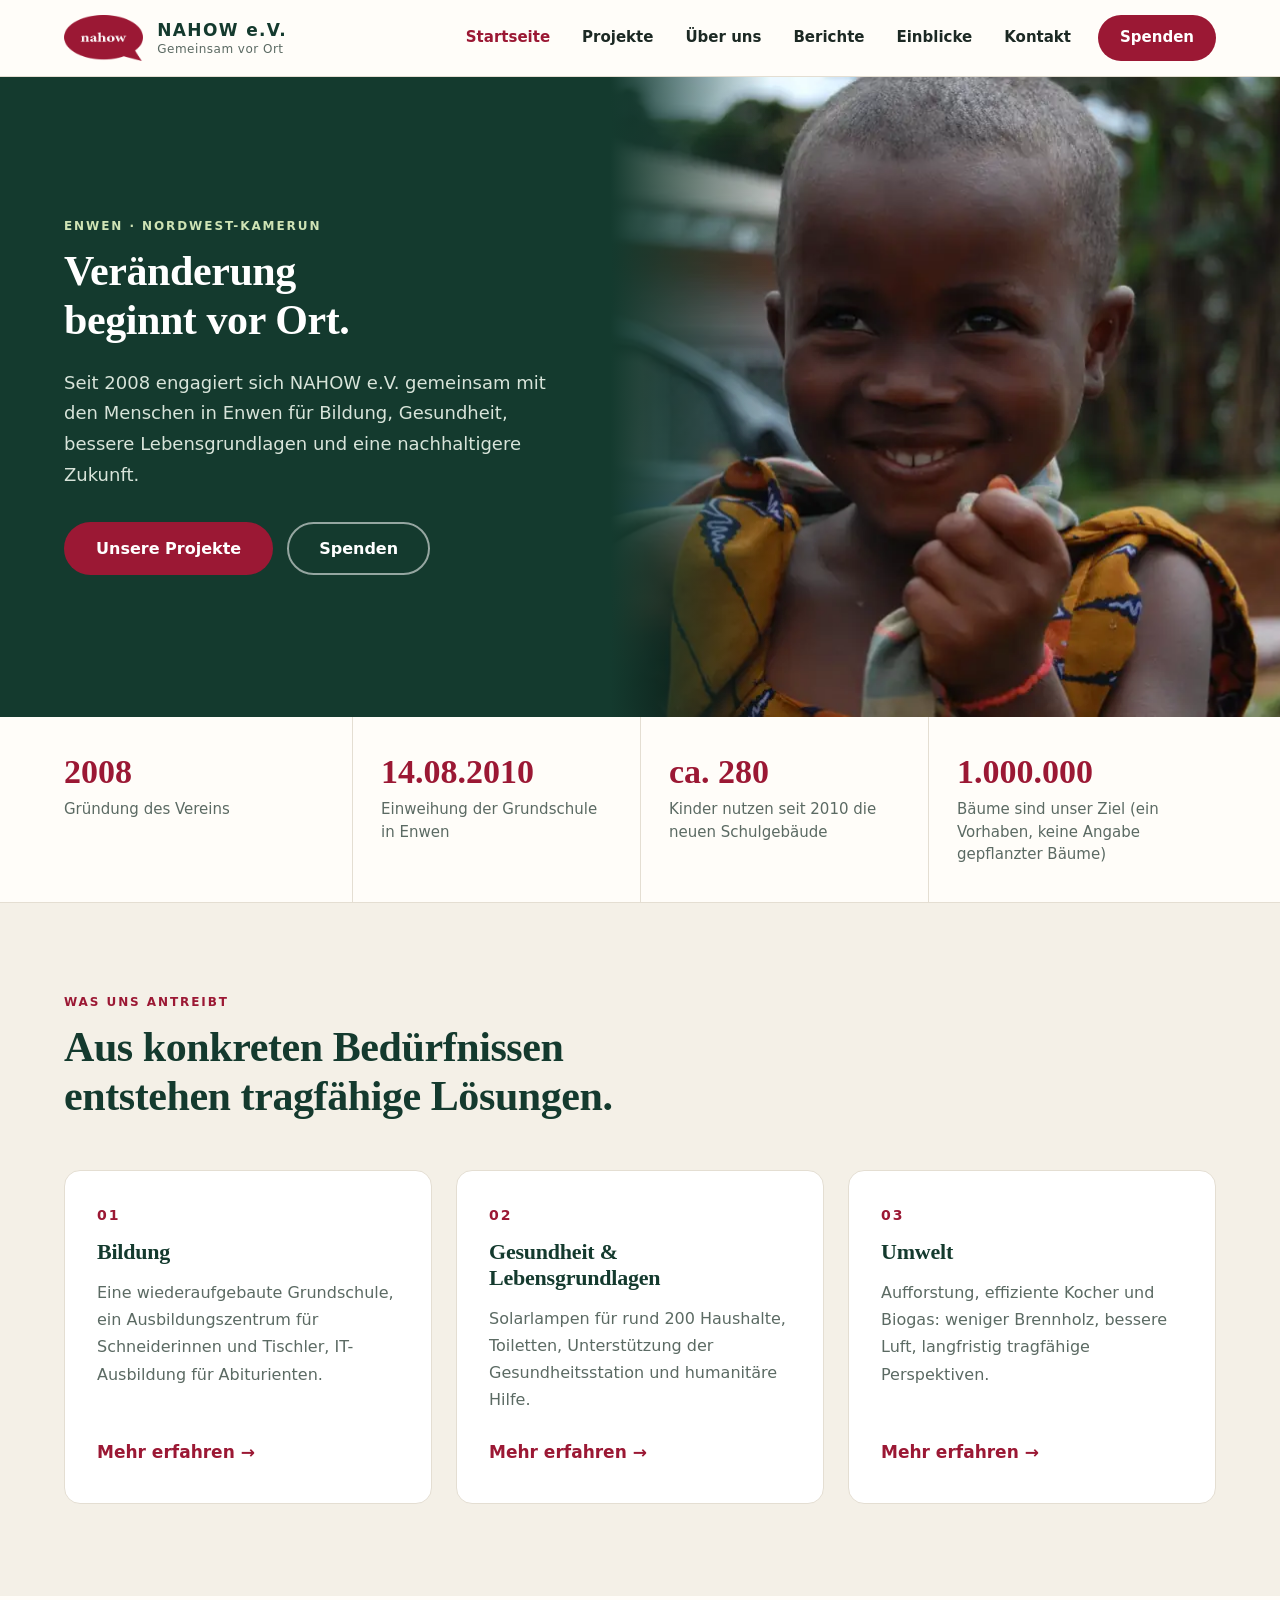
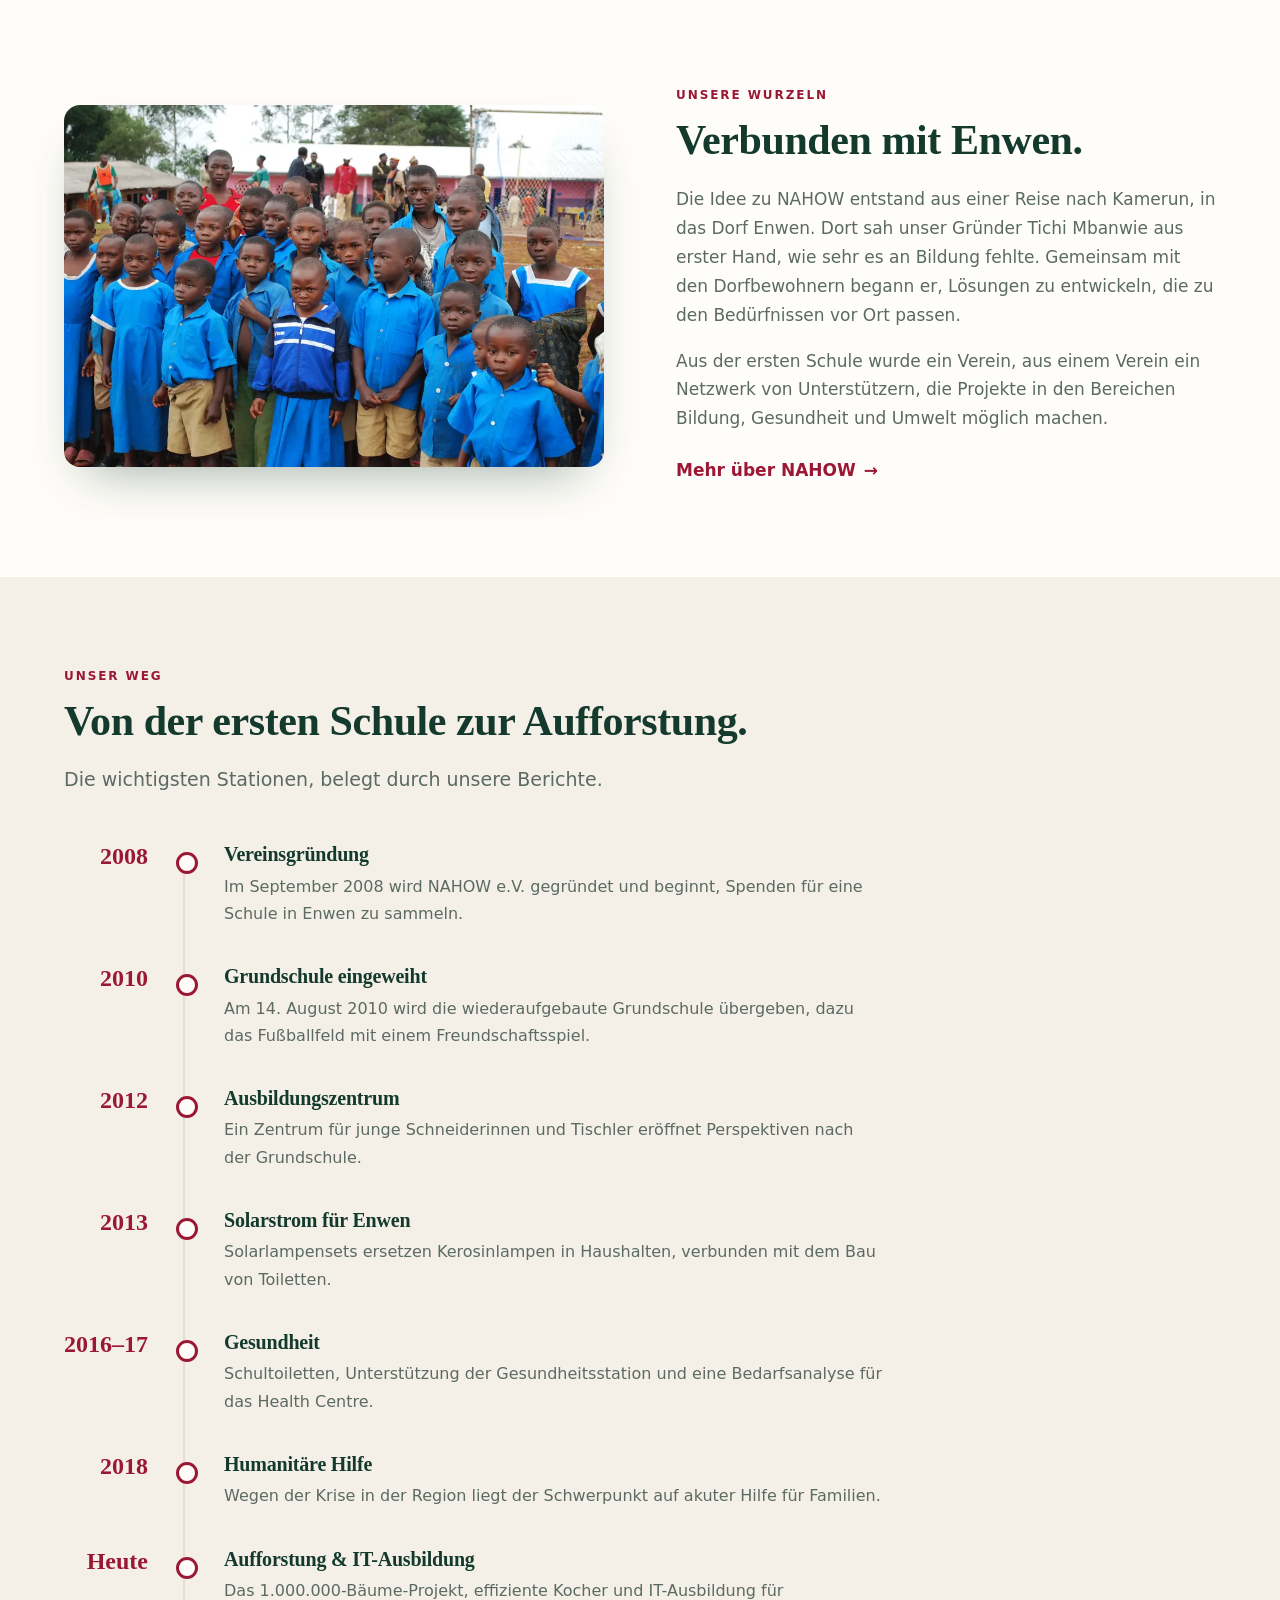
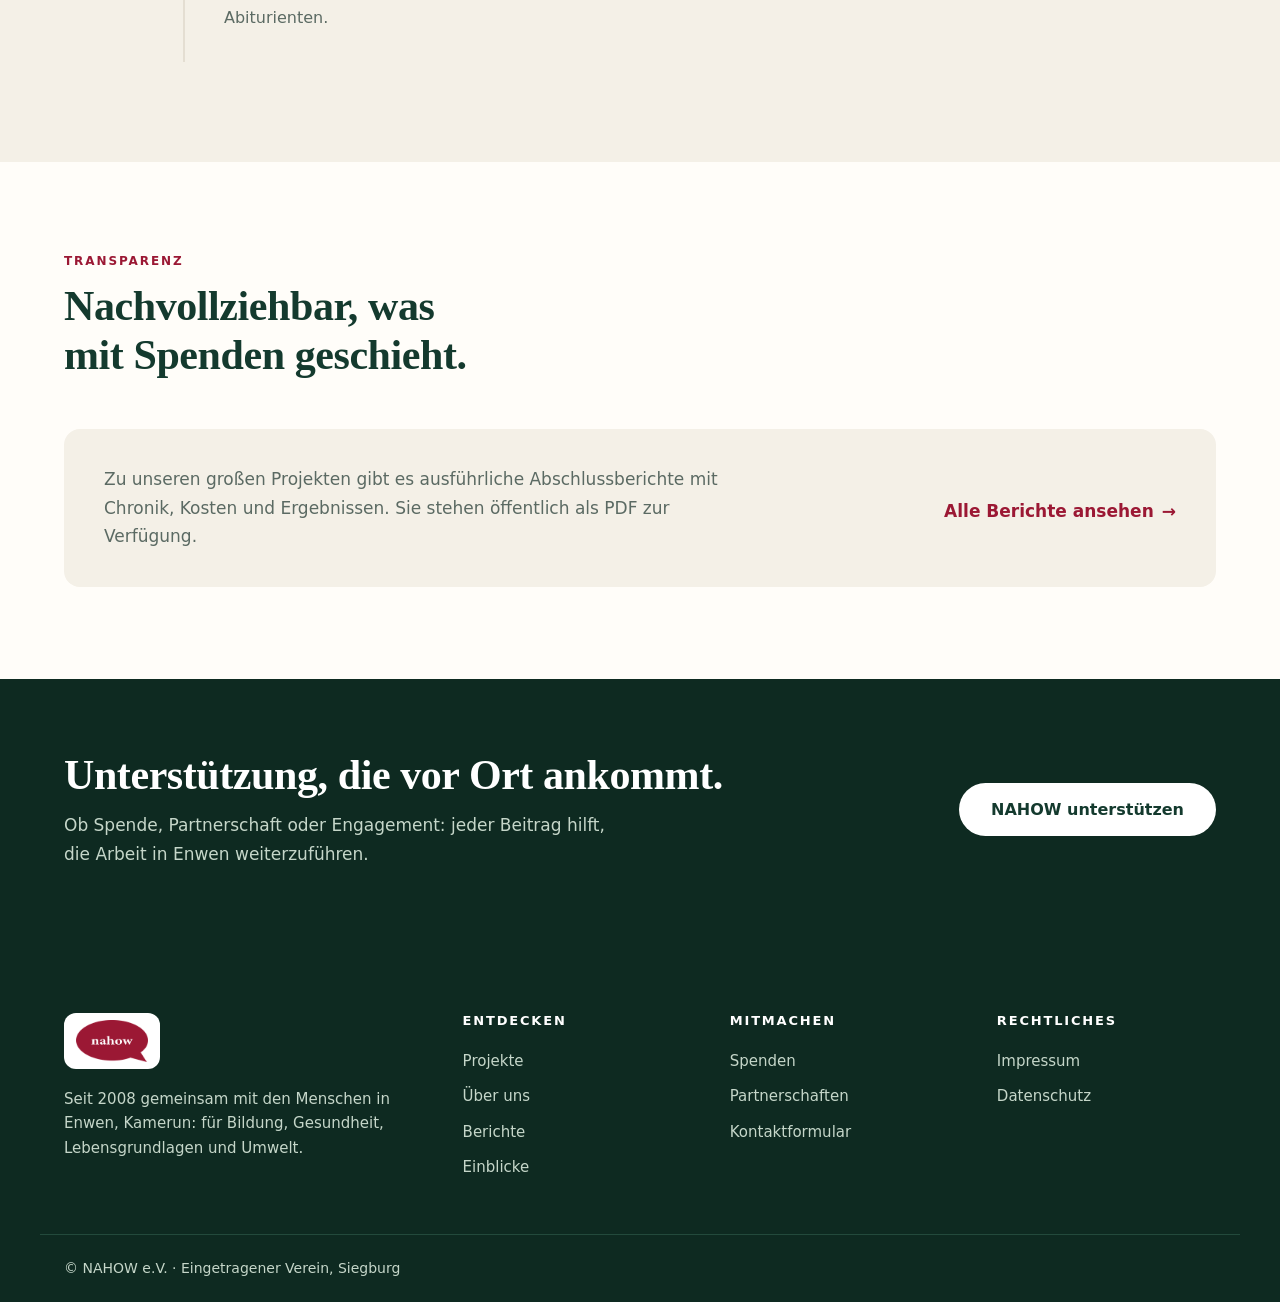
<file: index.html>
<!doctype html><html lang="de"><head><meta charset="utf-8"><meta name="viewport" content="width=device-width,initial-scale=1"><meta name="theme-color" content="#143a2e"><meta name="description" content="NAHOW e.V. engagiert sich seit 2008 in Enwen, Kamerun, für Bildung, Gesundheit, Lebensgrundlagen und Umwelt."><link rel="canonical" href="https://nahow.de/"><link rel="icon" href="/assets/brand/nahow-logo.png"><link rel="stylesheet" href="/assets/site.css?v=24061365"><title>Gemeinsam vor Ort | NAHOW e.V.</title><script>document.documentElement.className="js"</script></head><body><a href="#inhalt" class="skip">Zum Inhalt springen</a><header class="site-header"><div class="bar"><a class="brand" href="/" aria-label="NAHOW e.V. Startseite"><img class="brand-logo" src="/assets/brand/nahow-logo.png" width="193" height="112" alt=""><span class="brand-copy"><strong>NAHOW e.V.</strong><small>Gemeinsam vor Ort</small></span></a><button class="menu-toggle" aria-label="Menü öffnen" aria-expanded="false" aria-controls="main-nav"><span></span><span></span><span></span></button><nav class="nav" id="main-nav" aria-label="Hauptnavigation"><a href="/" class=active aria-current=page>Startseite</a><a href="/projekte/">Projekte</a><a href="/ueber-uns/">Über uns</a><a href="/berichte/">Berichte</a><a href="/einblicke/">Einblicke</a><a href="/kontakt/">Kontakt</a><a class="nav-cta" href="/unterstuetzen/">Spenden</a></nav></div></header><main id="inhalt"><section class="hero"><div class="hero-text"><span class="eyebrow light">Enwen · Nordwest-Kamerun</span><h1>Veränderung beginnt vor Ort.</h1><p>Seit 2008 engagiert sich NAHOW e.V. gemeinsam mit den Menschen in Enwen für Bildung, Gesundheit, bessere Lebensgrundlagen und eine nachhaltigere Zukunft.</p><div class="actions"><a class="btn btn-crimson" href="/projekte/">Unsere Projekte</a><a class="btn btn-ghost" href="/unterstuetzen/">Spenden</a></div></div><div class="hero-photo"><img class="" src="/assets/web/DSC_0495_Enwen-scaled.webp" width="960" height="638" alt="Lachendes Kind in Enwen, Kamerun" fetchpriority="high" decoding="async"></div></section><section class="facts"><div class="wrap facts-grid">
<div><b>2008</b><span>Gründung des Vereins</span></div>
<div><b>14.08.2010</b><span>Einweihung der Grundschule in Enwen</span></div>
<div><b>ca. 280</b><span>Kinder nutzen seit 2010 die neuen Schulgebäude</span></div>
<div><b>1.000.000</b><span>Bäume sind unser Ziel (ein Vorhaben, keine Angabe gepflanzter Bäume)</span></div>
</div></section><section class="section tint"><div class="wrap"><div class="sec-head reveal"><span class="eyebrow">Was uns antreibt</span><h2>Aus konkreten Bedürfnissen entstehen tragfähige Lösungen.</h2></div><div class="pillars">
<a class="pillar reveal" href="/projekte/#bildung"><span class="num">01</span><h3>Bildung</h3><p>Eine wiederaufgebaute Grundschule, ein Ausbildungszentrum für Schneiderinnen und Tischler, IT-Ausbildung für Abiturienten.</p><span class="more">Mehr erfahren →</span></a>
<a class="pillar reveal" href="/projekte/#gesundheit"><span class="num">02</span><h3>Gesundheit &amp; Lebensgrundlagen</h3><p>Solarlampen für rund 200 Haushalte, Toiletten, Unterstützung der Gesundheitsstation und humanitäre Hilfe.</p><span class="more">Mehr erfahren →</span></a>
<a class="pillar reveal" href="/projekte/#umwelt"><span class="num">03</span><h3>Umwelt</h3><p>Aufforstung, effiziente Kocher und Biogas: weniger Brennholz, bessere Luft, langfristig tragfähige Perspektiven.</p><span class="more">Mehr erfahren →</span></a>
</div></div></section><section class="section"><div class="wrap split"><div class="split-photo reveal"><img class="" src="/assets/web/DSC_0329_Enwen-scaled.webp" width="960" height="643" alt="Schulkinder in blauen Uniformen in Enwen" loading="lazy" decoding="async"></div><div class="split-text reveal"><span class="eyebrow">Unsere Wurzeln</span><h2>Verbunden mit Enwen.</h2><p>Die Idee zu NAHOW entstand aus einer Reise nach Kamerun, in das Dorf Enwen. Dort sah unser Gründer Tichi Mbanwie aus erster Hand, wie sehr es an Bildung fehlte. Gemeinsam mit den Dorfbewohnern begann er, Lösungen zu entwickeln, die zu den Bedürfnissen vor Ort passen.</p><p>Aus der ersten Schule wurde ein Verein, aus einem Verein ein Netzwerk von Unterstützern, die Projekte in den Bereichen Bildung, Gesundheit und Umwelt möglich machen.</p><a class="link-arrow" href="/ueber-uns/">Mehr über NAHOW<span aria-hidden="true">→</span></a></div></div></section><section class="section tint"><div class="wrap"><div class="sec-head reveal"><span class="eyebrow">Unser Weg</span><h2>Von der ersten Schule zur Aufforstung.</h2><p class="lead">Die wichtigsten Stationen, belegt durch unsere Berichte.</p></div><ol class="timeline"><li class="reveal"><span class="t-year">2008</span><div><h3>Vereinsgründung</h3><p>Im September 2008 wird NAHOW e.V. gegründet und beginnt, Spenden für eine Schule in Enwen zu sammeln.</p></div></li><li class="reveal"><span class="t-year">2010</span><div><h3>Grundschule eingeweiht</h3><p>Am 14. August 2010 wird die wiederaufgebaute Grundschule übergeben, dazu das Fußballfeld mit einem Freundschaftsspiel.</p></div></li><li class="reveal"><span class="t-year">2012</span><div><h3>Ausbildungszentrum</h3><p>Ein Zentrum für junge Schneiderinnen und Tischler eröffnet Perspektiven nach der Grundschule.</p></div></li><li class="reveal"><span class="t-year">2013</span><div><h3>Solarstrom für Enwen</h3><p>Solarlampensets ersetzen Kerosinlampen in Haushalten, verbunden mit dem Bau von Toiletten.</p></div></li><li class="reveal"><span class="t-year">2016–17</span><div><h3>Gesundheit</h3><p>Schultoiletten, Unterstützung der Gesundheitsstation und eine Bedarfsanalyse für das Health Centre.</p></div></li><li class="reveal"><span class="t-year">2018</span><div><h3>Humanitäre Hilfe</h3><p>Wegen der Krise in der Region liegt der Schwerpunkt auf akuter Hilfe für Familien.</p></div></li><li class="reveal"><span class="t-year">Heute</span><div><h3>Aufforstung &amp; IT-Ausbildung</h3><p>Das 1.000.000-Bäume-Projekt, effiziente Kocher und IT-Ausbildung für Abiturienten.</p></div></li></ol></div></section><section class="section "><div class="wrap"><div class="sec-head reveal"><span class="eyebrow">Transparenz</span><h2>Nachvollziehbar, was mit Spenden geschieht.</h2></div><div class="report-strip reveal"><p>Zu unseren großen Projekten gibt es ausführliche Abschlussberichte mit Chronik, Kosten und Ergebnissen. Sie stehen öffentlich als PDF zur Verfügung.</p><div class="strip-actions"><a class="link-arrow" href="/berichte/">Alle Berichte ansehen<span aria-hidden="true">→</span></a></div></div></div></section><section class="cta"><div class="wrap cta-flex"><div><h2>Unterstützung, die vor Ort ankommt.</h2><p>Ob Spende, Partnerschaft oder Engagement: jeder Beitrag hilft, die Arbeit in Enwen weiterzuführen.</p></div><a class="btn btn-light" href="/unterstuetzen/">NAHOW unterstützen</a></div></section></main><footer class="footer"><div class="foot-grid"><div class="foot-brand"><img src="/assets/brand/nahow-logo.png" width="193" height="112" alt="nahow" loading="lazy"><p>Seit 2008 gemeinsam mit den Menschen in Enwen, Kamerun: für Bildung, Gesundheit, Lebensgrundlagen und Umwelt.</p></div><div><h4>Entdecken</h4><a href="/projekte/">Projekte</a><a href="/ueber-uns/">Über uns</a><a href="/berichte/">Berichte</a><a href="/einblicke/">Einblicke</a></div><div><h4>Mitmachen</h4><a href="/unterstuetzen/">Spenden</a><a href="/ueber-uns/#partner">Partnerschaften</a><a href="/kontakt/">Kontaktformular</a></div><div><h4>Rechtliches</h4><a href="/impressum/">Impressum</a><a href="/datenschutz/">Datenschutz</a></div></div><div class="foot-bottom"><span>© NAHOW e.V. · Eingetragener Verein, Siegburg</span></div></footer><dialog class="lightbox" aria-label="Bildansicht"><button class="lb-close" aria-label="Schließen">×</button><img alt=""></dialog><script src="/assets/site.js?v=e69e48d7" defer></script></body></html>
</file>
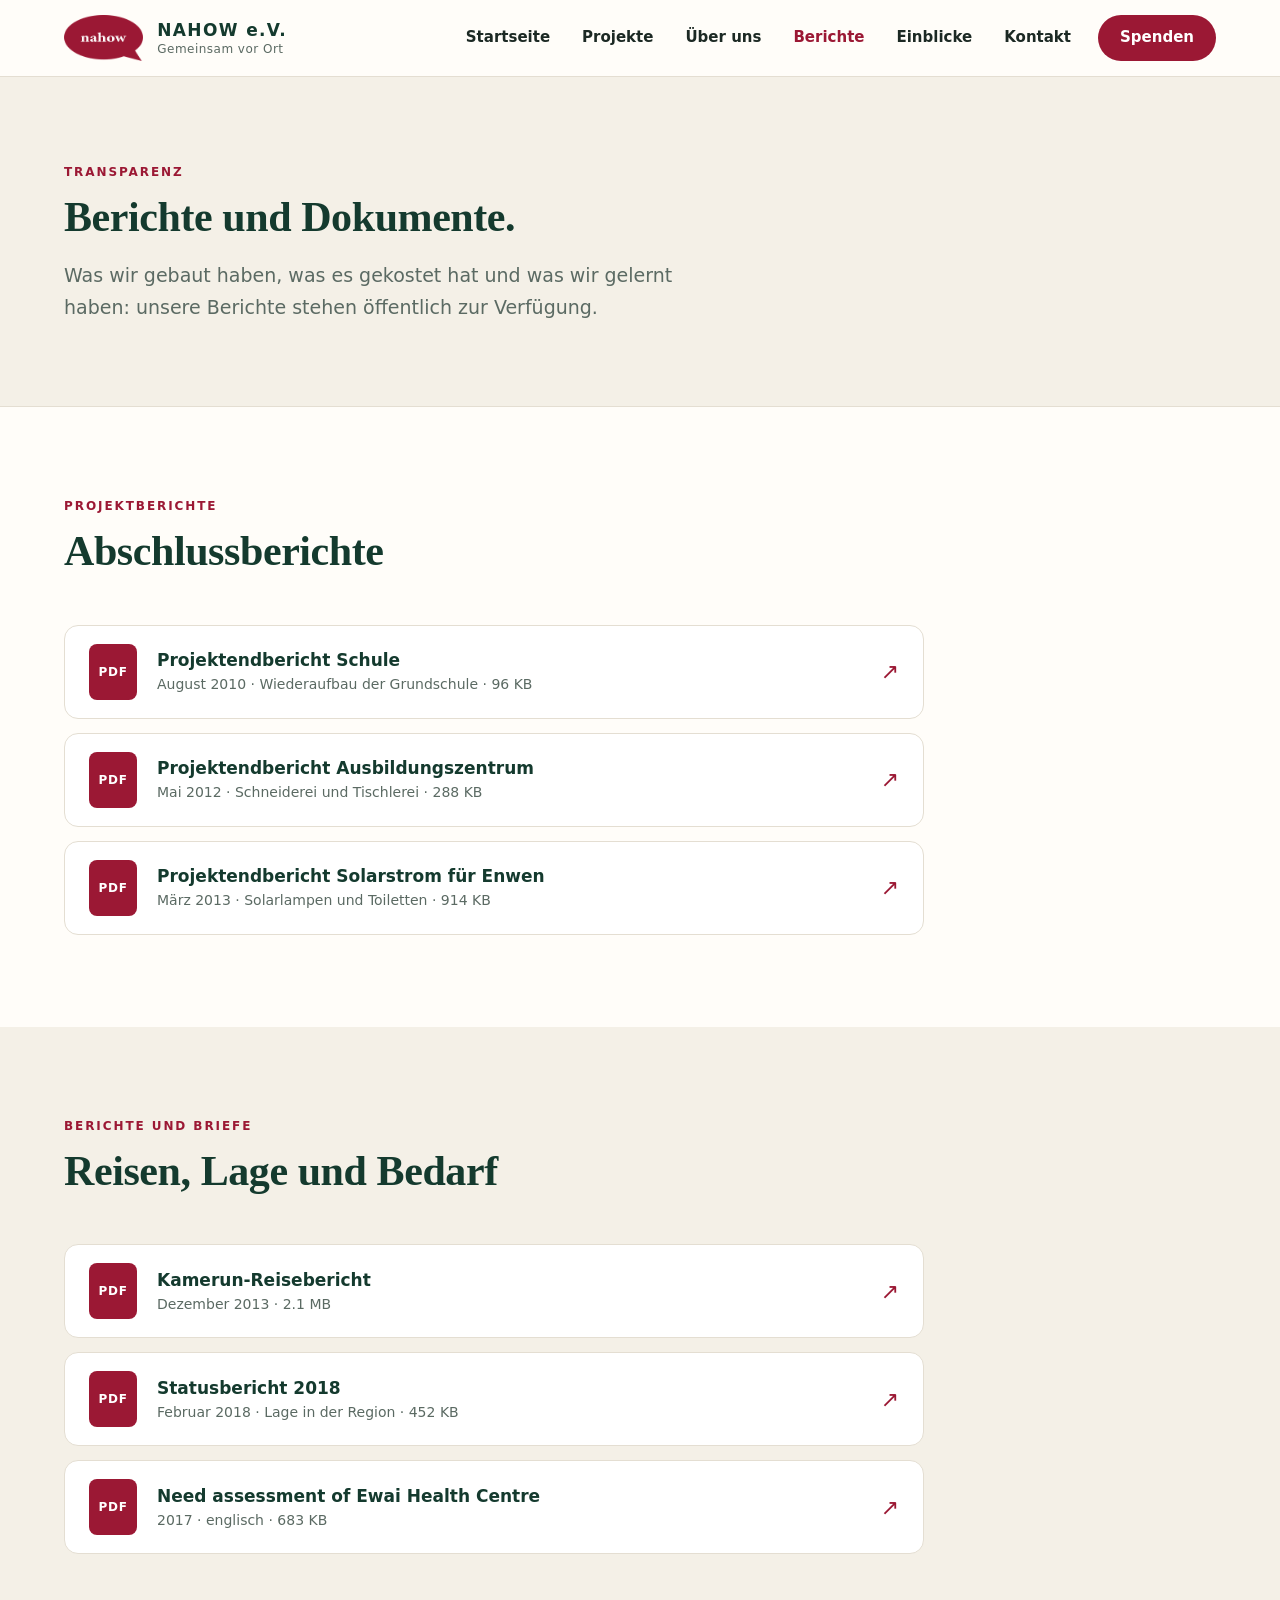
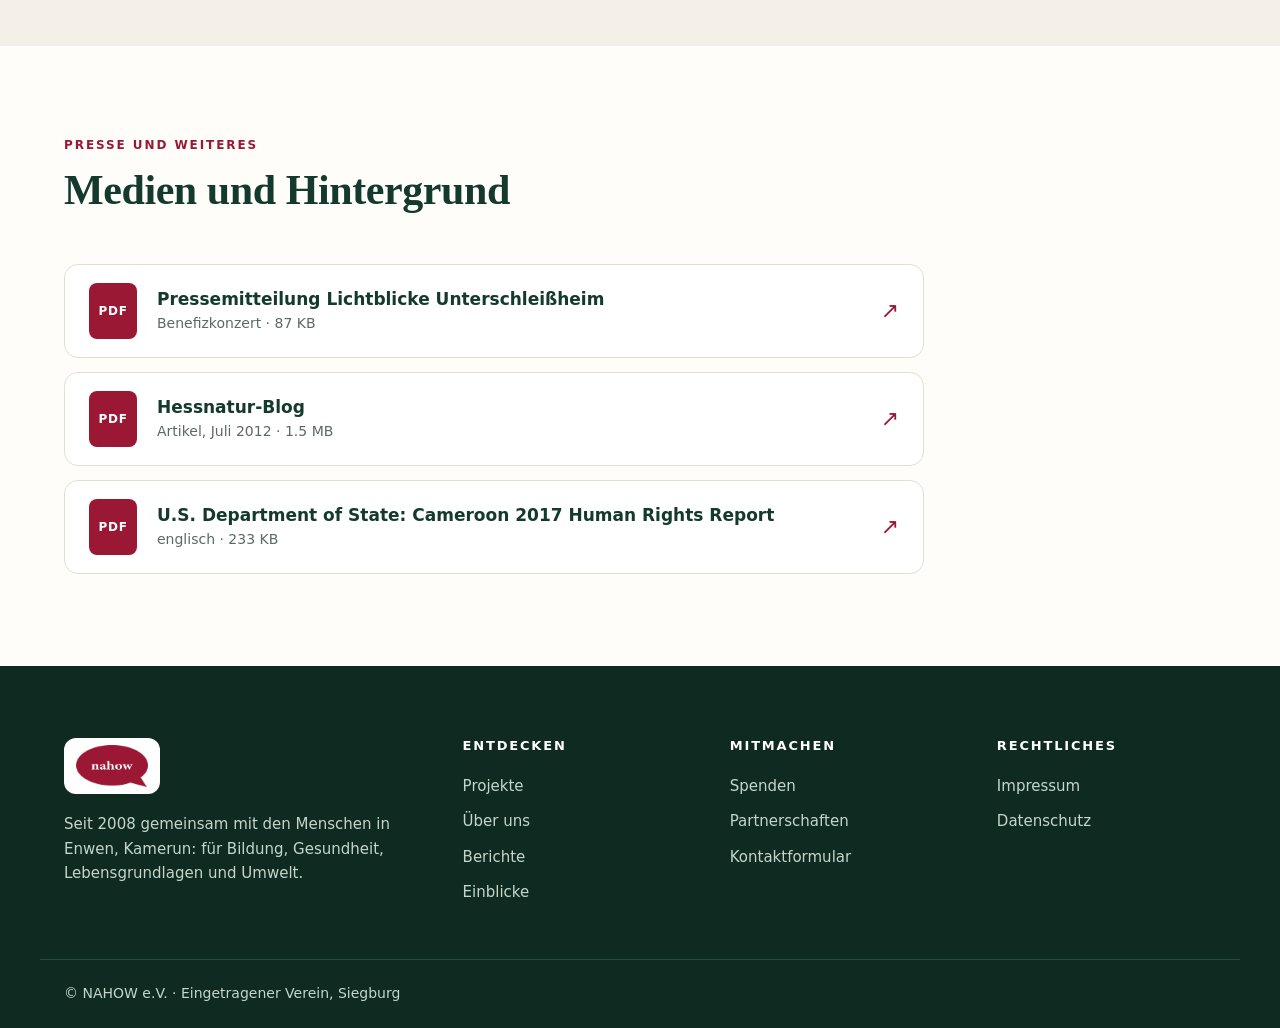
<file: berichte/index.html>
<!doctype html><html lang="de"><head><meta charset="utf-8"><meta name="viewport" content="width=device-width,initial-scale=1"><meta name="theme-color" content="#143a2e"><meta name="description" content="Projektberichte und Dokumente von NAHOW e.V."><link rel="canonical" href="https://nahow.de/berichte/"><link rel="icon" href="/assets/brand/nahow-logo.png"><link rel="stylesheet" href="/assets/site.css?v=24061365"><title>Berichte | NAHOW e.V.</title><script>document.documentElement.className="js"</script></head><body><a href="#inhalt" class="skip">Zum Inhalt springen</a><header class="site-header"><div class="bar"><a class="brand" href="/" aria-label="NAHOW e.V. Startseite"><img class="brand-logo" src="/assets/brand/nahow-logo.png" width="193" height="112" alt=""><span class="brand-copy"><strong>NAHOW e.V.</strong><small>Gemeinsam vor Ort</small></span></a><button class="menu-toggle" aria-label="Menü öffnen" aria-expanded="false" aria-controls="main-nav"><span></span><span></span><span></span></button><nav class="nav" id="main-nav" aria-label="Hauptnavigation"><a href="/">Startseite</a><a href="/projekte/">Projekte</a><a href="/ueber-uns/">Über uns</a><a href="/berichte/" class=active aria-current=page>Berichte</a><a href="/einblicke/">Einblicke</a><a href="/kontakt/">Kontakt</a><a class="nav-cta" href="/unterstuetzen/">Spenden</a></nav></div></header><main id="inhalt"><section class="page-head"><div class="wrap"><span class="eyebrow">Transparenz</span><h1>Berichte und Dokumente.</h1><p class="lead">Was wir gebaut haben, was es gekostet hat und was wir gelernt haben: unsere Berichte stehen öffentlich zur Verfügung.</p></div></section><section class="section "><div class="wrap"><div class="sec-head reveal"><span class="eyebrow">Projektberichte</span><h2>Abschlussberichte</h2></div><div class="docs"><a class="doc reveal" href="/assets/documents/projektendbericht_schule.pdf" target="_blank" rel="noopener"><span class="doc-ico">PDF</span><span class="doc-body"><strong>Projektendbericht Schule</strong><small>August 2010 · Wiederaufbau der Grundschule · 96 KB</small></span><span class="doc-go" aria-hidden="true">↗</span></a><a class="doc reveal" href="/assets/documents/projektendbericht_ausbildungszentrum.pdf" target="_blank" rel="noopener"><span class="doc-ico">PDF</span><span class="doc-body"><strong>Projektendbericht Ausbildungszentrum</strong><small>Mai 2012 · Schneiderei und Tischlerei · 288 KB</small></span><span class="doc-go" aria-hidden="true">↗</span></a><a class="doc reveal" href="/assets/documents/projektbericht-solarzentrum.pdf" target="_blank" rel="noopener"><span class="doc-ico">PDF</span><span class="doc-body"><strong>Projektendbericht Solarstrom für Enwen</strong><small>März 2013 · Solarlampen und Toiletten · 914 KB</small></span><span class="doc-go" aria-hidden="true">↗</span></a></div></div></section><section class="section tint"><div class="wrap"><div class="sec-head reveal"><span class="eyebrow">Berichte und Briefe</span><h2>Reisen, Lage und Bedarf</h2></div><div class="docs"><a class="doc reveal" href="/assets/documents/kamerunreisebericht-dec.-2013.pdf" target="_blank" rel="noopener"><span class="doc-ico">PDF</span><span class="doc-body"><strong>Kamerun-Reisebericht</strong><small>Dezember 2013 · 2.1 MB</small></span><span class="doc-go" aria-hidden="true">↗</span></a><a class="doc reveal" href="/assets/documents/Statusbericht-Nahow-2018.pdf" target="_blank" rel="noopener"><span class="doc-ico">PDF</span><span class="doc-body"><strong>Statusbericht 2018</strong><small>Februar 2018 · Lage in der Region · 452 KB</small></span><span class="doc-go" aria-hidden="true">↗</span></a><a class="doc reveal" href="/assets/documents/Report-on-Enwai-Health-Centre.pdf" target="_blank" rel="noopener"><span class="doc-ico">PDF</span><span class="doc-body"><strong>Need assessment of Ewai Health Centre</strong><small>2017 · englisch · 683 KB</small></span><span class="doc-go" aria-hidden="true">↗</span></a></div></div></section><section class="section "><div class="wrap"><div class="sec-head reveal"><span class="eyebrow">Presse und Weiteres</span><h2>Medien und Hintergrund</h2></div><div class="docs"><a class="doc reveal" href="/assets/documents/Pressemitteilung_Lichtblicke_Unterschleisheim.pdf" target="_blank" rel="noopener"><span class="doc-ico">PDF</span><span class="doc-body"><strong>Pressemitteilung Lichtblicke Unterschleißheim</strong><small>Benefizkonzert · 87 KB</small></span><span class="doc-go" aria-hidden="true">↗</span></a><a class="doc reveal" href="/assets/documents/Hessnatur-Blog-12_07_05.pdf" target="_blank" rel="noopener"><span class="doc-ico">PDF</span><span class="doc-body"><strong>Hessnatur-Blog</strong><small>Artikel, Juli 2012 · 1.5 MB</small></span><span class="doc-go" aria-hidden="true">↗</span></a><a class="doc reveal" href="/assets/documents/U.S.-Department-of-State.pdf" target="_blank" rel="noopener"><span class="doc-ico">PDF</span><span class="doc-body"><strong>U.S. Department of State: Cameroon 2017 Human Rights Report</strong><small>englisch · 233 KB</small></span><span class="doc-go" aria-hidden="true">↗</span></a></div></div></section></main><footer class="footer"><div class="foot-grid"><div class="foot-brand"><img src="/assets/brand/nahow-logo.png" width="193" height="112" alt="nahow" loading="lazy"><p>Seit 2008 gemeinsam mit den Menschen in Enwen, Kamerun: für Bildung, Gesundheit, Lebensgrundlagen und Umwelt.</p></div><div><h4>Entdecken</h4><a href="/projekte/">Projekte</a><a href="/ueber-uns/">Über uns</a><a href="/berichte/">Berichte</a><a href="/einblicke/">Einblicke</a></div><div><h4>Mitmachen</h4><a href="/unterstuetzen/">Spenden</a><a href="/ueber-uns/#partner">Partnerschaften</a><a href="/kontakt/">Kontaktformular</a></div><div><h4>Rechtliches</h4><a href="/impressum/">Impressum</a><a href="/datenschutz/">Datenschutz</a></div></div><div class="foot-bottom"><span>© NAHOW e.V. · Eingetragener Verein, Siegburg</span></div></footer><dialog class="lightbox" aria-label="Bildansicht"><button class="lb-close" aria-label="Schließen">×</button><img alt=""></dialog><script src="/assets/site.js?v=e69e48d7" defer></script></body></html>
</file>
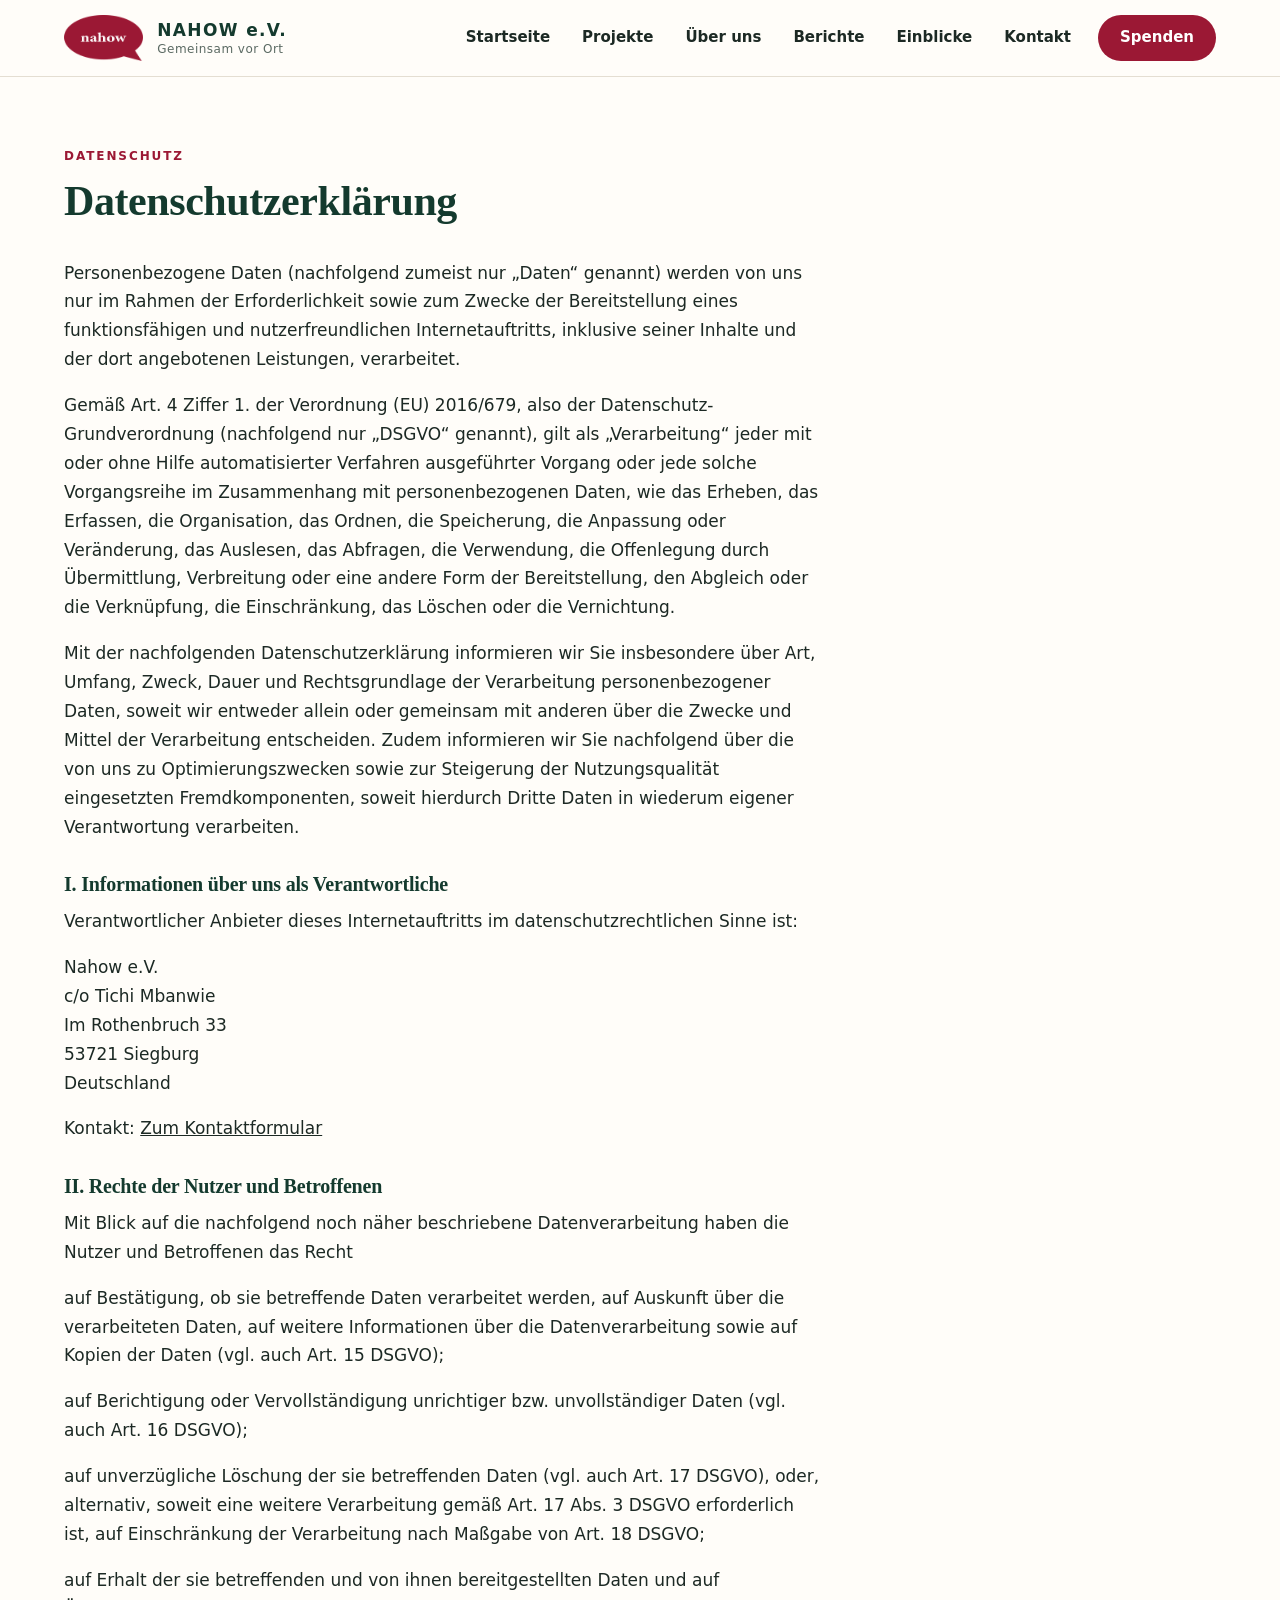
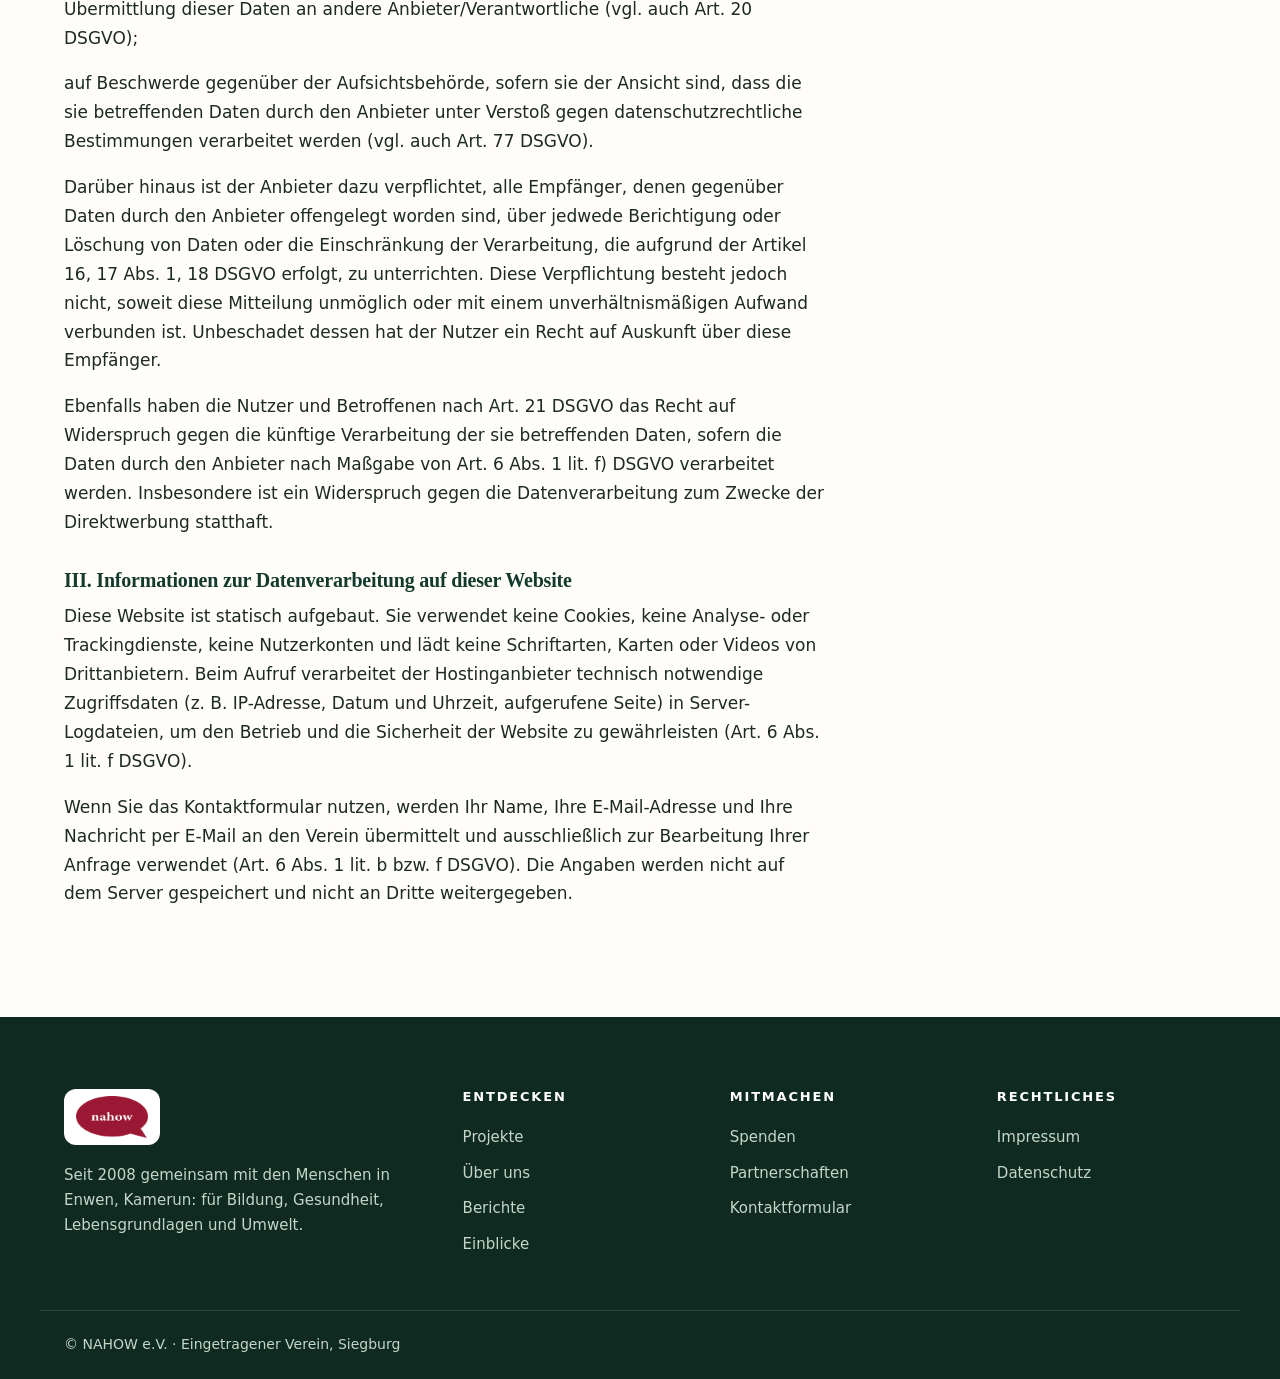
<file: datenschutz/index.html>
<!doctype html><html lang="de"><head><meta charset="utf-8"><meta name="viewport" content="width=device-width,initial-scale=1"><meta name="theme-color" content="#143a2e"><meta name="description" content="Datenschutzerklärung von NAHOW e.V."><link rel="canonical" href="https://nahow.de/datenschutz/"><link rel="icon" href="/assets/brand/nahow-logo.png"><link rel="stylesheet" href="/assets/site.css?v=24061365"><title>Datenschutz | NAHOW e.V.</title><script>document.documentElement.className="js"</script></head><body><a href="#inhalt" class="skip">Zum Inhalt springen</a><header class="site-header"><div class="bar"><a class="brand" href="/" aria-label="NAHOW e.V. Startseite"><img class="brand-logo" src="/assets/brand/nahow-logo.png" width="193" height="112" alt=""><span class="brand-copy"><strong>NAHOW e.V.</strong><small>Gemeinsam vor Ort</small></span></a><button class="menu-toggle" aria-label="Menü öffnen" aria-expanded="false" aria-controls="main-nav"><span></span><span></span><span></span></button><nav class="nav" id="main-nav" aria-label="Hauptnavigation"><a href="/">Startseite</a><a href="/projekte/">Projekte</a><a href="/ueber-uns/">Über uns</a><a href="/berichte/">Berichte</a><a href="/einblicke/">Einblicke</a><a href="/kontakt/">Kontakt</a><a class="nav-cta" href="/unterstuetzen/">Spenden</a></nav></div></header><main id="inhalt"><section class="section legal"><div class="wrap"><div class="sec-head"><span class="eyebrow">Datenschutz</span><h1>Datenschutzerklärung</h1></div><div class="prose narrow"><p>Personenbezogene Daten (nachfolgend zumeist nur „Daten“ genannt) werden von uns nur im Rahmen der Erforderlichkeit sowie zum Zwecke der Bereitstellung eines funktionsfähigen und nutzerfreundlichen Internetauftritts, inklusive seiner Inhalte und der dort angebotenen Leistungen, verarbeitet.</p><p>Gemäß Art. 4 Ziffer 1. der Verordnung (EU) 2016/679, also der Datenschutz-Grundverordnung (nachfolgend nur „DSGVO“ genannt), gilt als „Verarbeitung“ jeder mit oder ohne Hilfe automatisierter Verfahren ausgeführter Vorgang oder jede solche Vorgangsreihe im Zusammenhang mit personenbezogenen Daten, wie das Erheben, das Erfassen, die Organisation, das Ordnen, die Speicherung, die Anpassung oder Veränderung, das Auslesen, das Abfragen, die Verwendung, die Offenlegung durch Übermittlung, Verbreitung oder eine andere Form der Bereitstellung, den Abgleich oder die Verknüpfung, die Einschränkung, das Löschen oder die Vernichtung.</p><p>Mit der nachfolgenden Datenschutzerklärung informieren wir Sie insbesondere über Art, Umfang, Zweck, Dauer und Rechtsgrundlage der Verarbeitung personenbezogener Daten, soweit wir entweder allein oder gemeinsam mit anderen über die Zwecke und Mittel der Verarbeitung entscheiden. Zudem informieren wir Sie nachfolgend über die von uns zu Optimierungszwecken sowie zur Steigerung der Nutzungsqualität eingesetzten Fremdkomponenten, soweit hierdurch Dritte Daten in wiederum eigener Verantwortung verarbeiten.</p><h3>I. Informationen über uns als Verantwortliche</h3><p>Verantwortlicher Anbieter dieses Internetauftritts im datenschutzrechtlichen Sinne ist:</p><p>Nahow e.V.<br>c/o Tichi Mbanwie<br>Im Rothenbruch 33<br>53721 Siegburg<br>Deutschland</p><p>Kontakt: <a href="/kontakt/">Zum Kontaktformular</a></p><h3>II. Rechte der Nutzer und Betroffenen</h3><p>Mit Blick auf die nachfolgend noch näher beschriebene Datenverarbeitung haben die Nutzer und Betroffenen das Recht</p><p>auf Bestätigung, ob sie betreffende Daten verarbeitet werden, auf Auskunft über die verarbeiteten Daten, auf weitere Informationen über die Datenverarbeitung sowie auf Kopien der Daten (vgl. auch Art. 15 DSGVO);</p><p>auf Berichtigung oder Vervollständigung unrichtiger bzw. unvollständiger Daten (vgl. auch Art. 16 DSGVO);</p><p>auf unverzügliche Löschung der sie betreffenden Daten (vgl. auch Art. 17 DSGVO), oder, alternativ, soweit eine weitere Verarbeitung gemäß Art. 17 Abs. 3 DSGVO erforderlich ist, auf Einschränkung der Verarbeitung nach Maßgabe von Art. 18 DSGVO;</p><p>auf Erhalt der sie betreffenden und von ihnen bereitgestellten Daten und auf Übermittlung dieser Daten an andere Anbieter/Verantwortliche (vgl. auch Art. 20 DSGVO);</p><p>auf Beschwerde gegenüber der Aufsichtsbehörde, sofern sie der Ansicht sind, dass die sie betreffenden Daten durch den Anbieter unter Verstoß gegen datenschutzrechtliche Bestimmungen verarbeitet werden (vgl. auch Art. 77 DSGVO).</p><p>Darüber hinaus ist der Anbieter dazu verpflichtet, alle Empfänger, denen gegenüber Daten durch den Anbieter offengelegt worden sind, über jedwede Berichtigung oder Löschung von Daten oder die Einschränkung der Verarbeitung, die aufgrund der Artikel 16, 17 Abs. 1, 18 DSGVO erfolgt, zu unterrichten. Diese Verpflichtung besteht jedoch nicht, soweit diese Mitteilung unmöglich oder mit einem unverhältnismäßigen Aufwand verbunden ist. Unbeschadet dessen hat der Nutzer ein Recht auf Auskunft über diese Empfänger.</p><p>Ebenfalls haben die Nutzer und Betroffenen nach Art. 21 DSGVO das Recht auf Widerspruch gegen die künftige Verarbeitung der sie betreffenden Daten, sofern die Daten durch den Anbieter nach Maßgabe von Art. 6 Abs. 1 lit. f) DSGVO verarbeitet werden. Insbesondere ist ein Widerspruch gegen die Datenverarbeitung zum Zwecke der Direktwerbung statthaft.</p><h3>III. Informationen zur Datenverarbeitung auf dieser Website</h3><p>Diese Website ist statisch aufgebaut. Sie verwendet keine Cookies, keine Analyse- oder Trackingdienste, keine Nutzerkonten und lädt keine Schriftarten, Karten oder Videos von Drittanbietern. Beim Aufruf verarbeitet der Hostinganbieter technisch notwendige Zugriffsdaten (z. B. IP-Adresse, Datum und Uhrzeit, aufgerufene Seite) in Server-Logdateien, um den Betrieb und die Sicherheit der Website zu gewährleisten (Art. 6 Abs. 1 lit. f DSGVO).</p><p>Wenn Sie das Kontaktformular nutzen, werden Ihr Name, Ihre E-Mail-Adresse und Ihre Nachricht per E-Mail an den Verein übermittelt und ausschließlich zur Bearbeitung Ihrer Anfrage verwendet (Art. 6 Abs. 1 lit. b bzw. f DSGVO). Die Angaben werden nicht auf dem Server gespeichert und nicht an Dritte weitergegeben.</p></div></div></section></main><footer class="footer"><div class="foot-grid"><div class="foot-brand"><img src="/assets/brand/nahow-logo.png" width="193" height="112" alt="nahow" loading="lazy"><p>Seit 2008 gemeinsam mit den Menschen in Enwen, Kamerun: für Bildung, Gesundheit, Lebensgrundlagen und Umwelt.</p></div><div><h4>Entdecken</h4><a href="/projekte/">Projekte</a><a href="/ueber-uns/">Über uns</a><a href="/berichte/">Berichte</a><a href="/einblicke/">Einblicke</a></div><div><h4>Mitmachen</h4><a href="/unterstuetzen/">Spenden</a><a href="/ueber-uns/#partner">Partnerschaften</a><a href="/kontakt/">Kontaktformular</a></div><div><h4>Rechtliches</h4><a href="/impressum/">Impressum</a><a href="/datenschutz/">Datenschutz</a></div></div><div class="foot-bottom"><span>© NAHOW e.V. · Eingetragener Verein, Siegburg</span></div></footer><dialog class="lightbox" aria-label="Bildansicht"><button class="lb-close" aria-label="Schließen">×</button><img alt=""></dialog><script src="/assets/site.js?v=e69e48d7" defer></script></body></html>
</file>
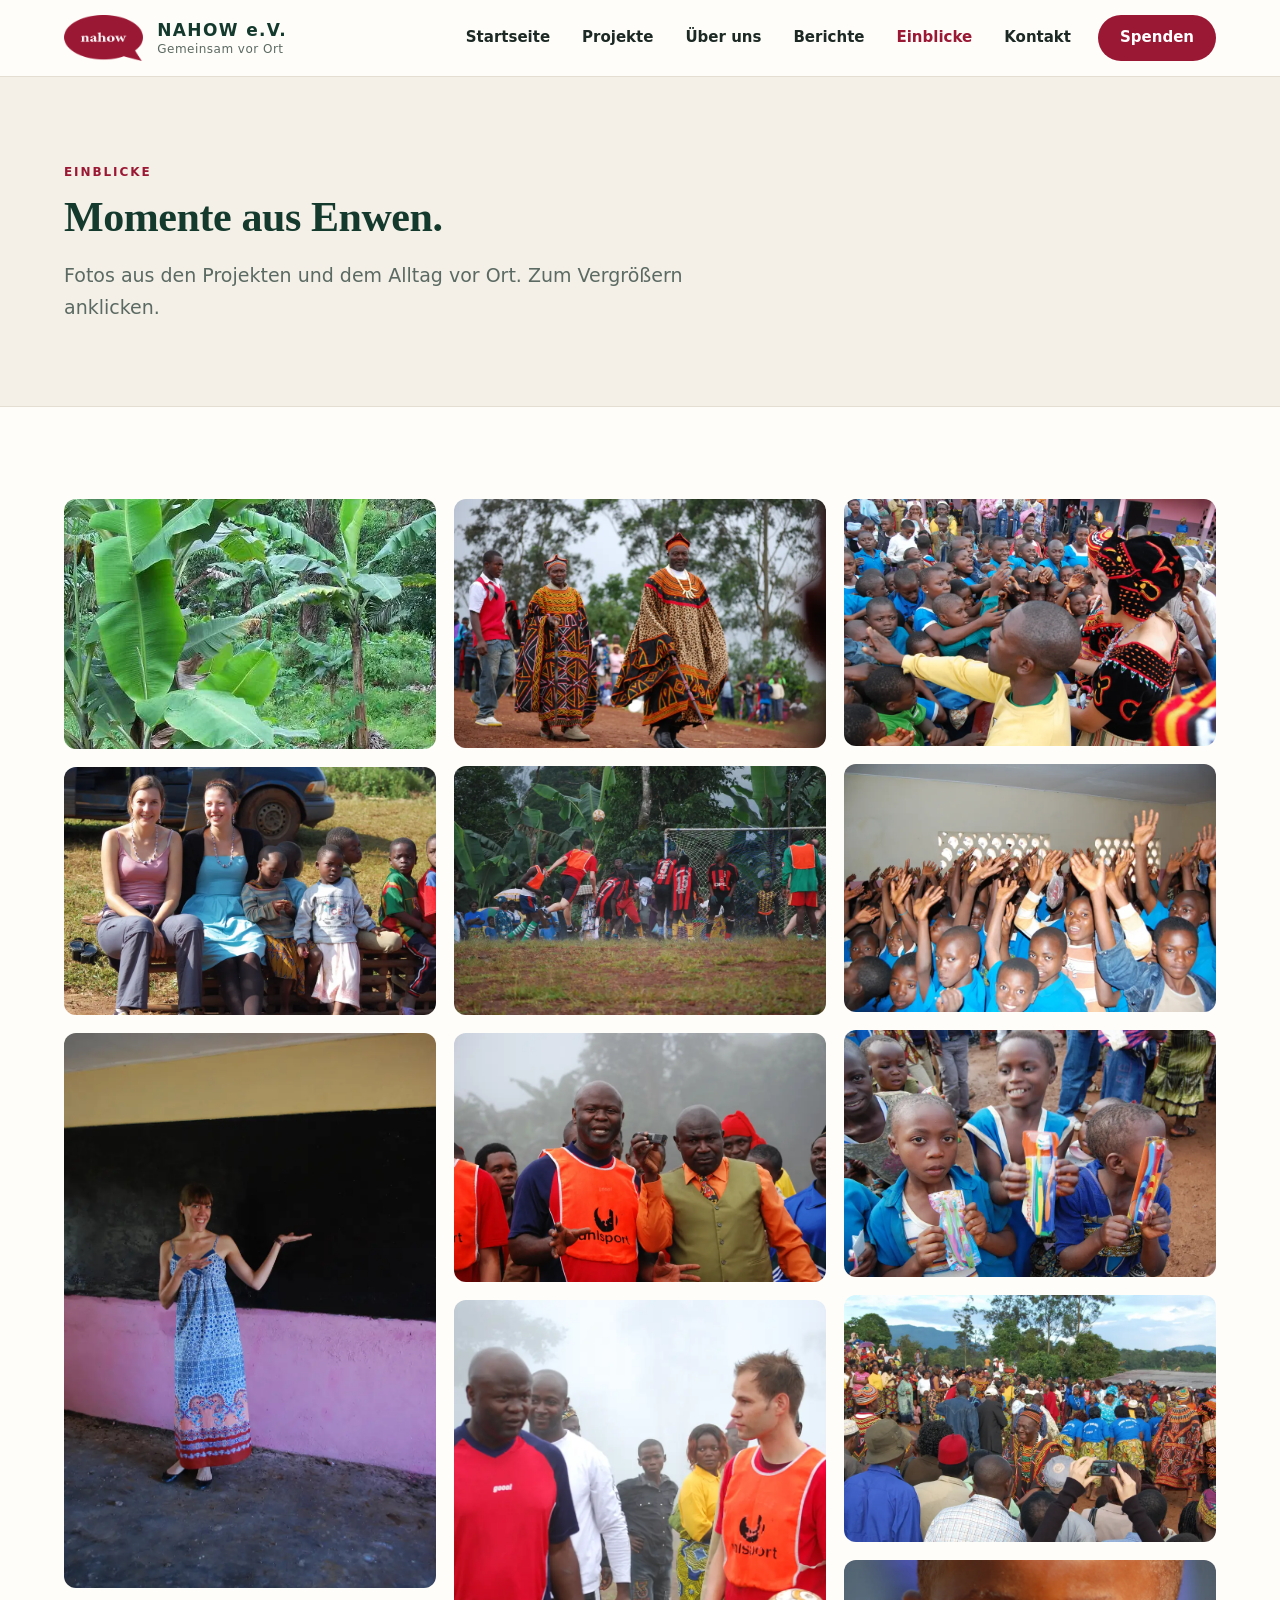
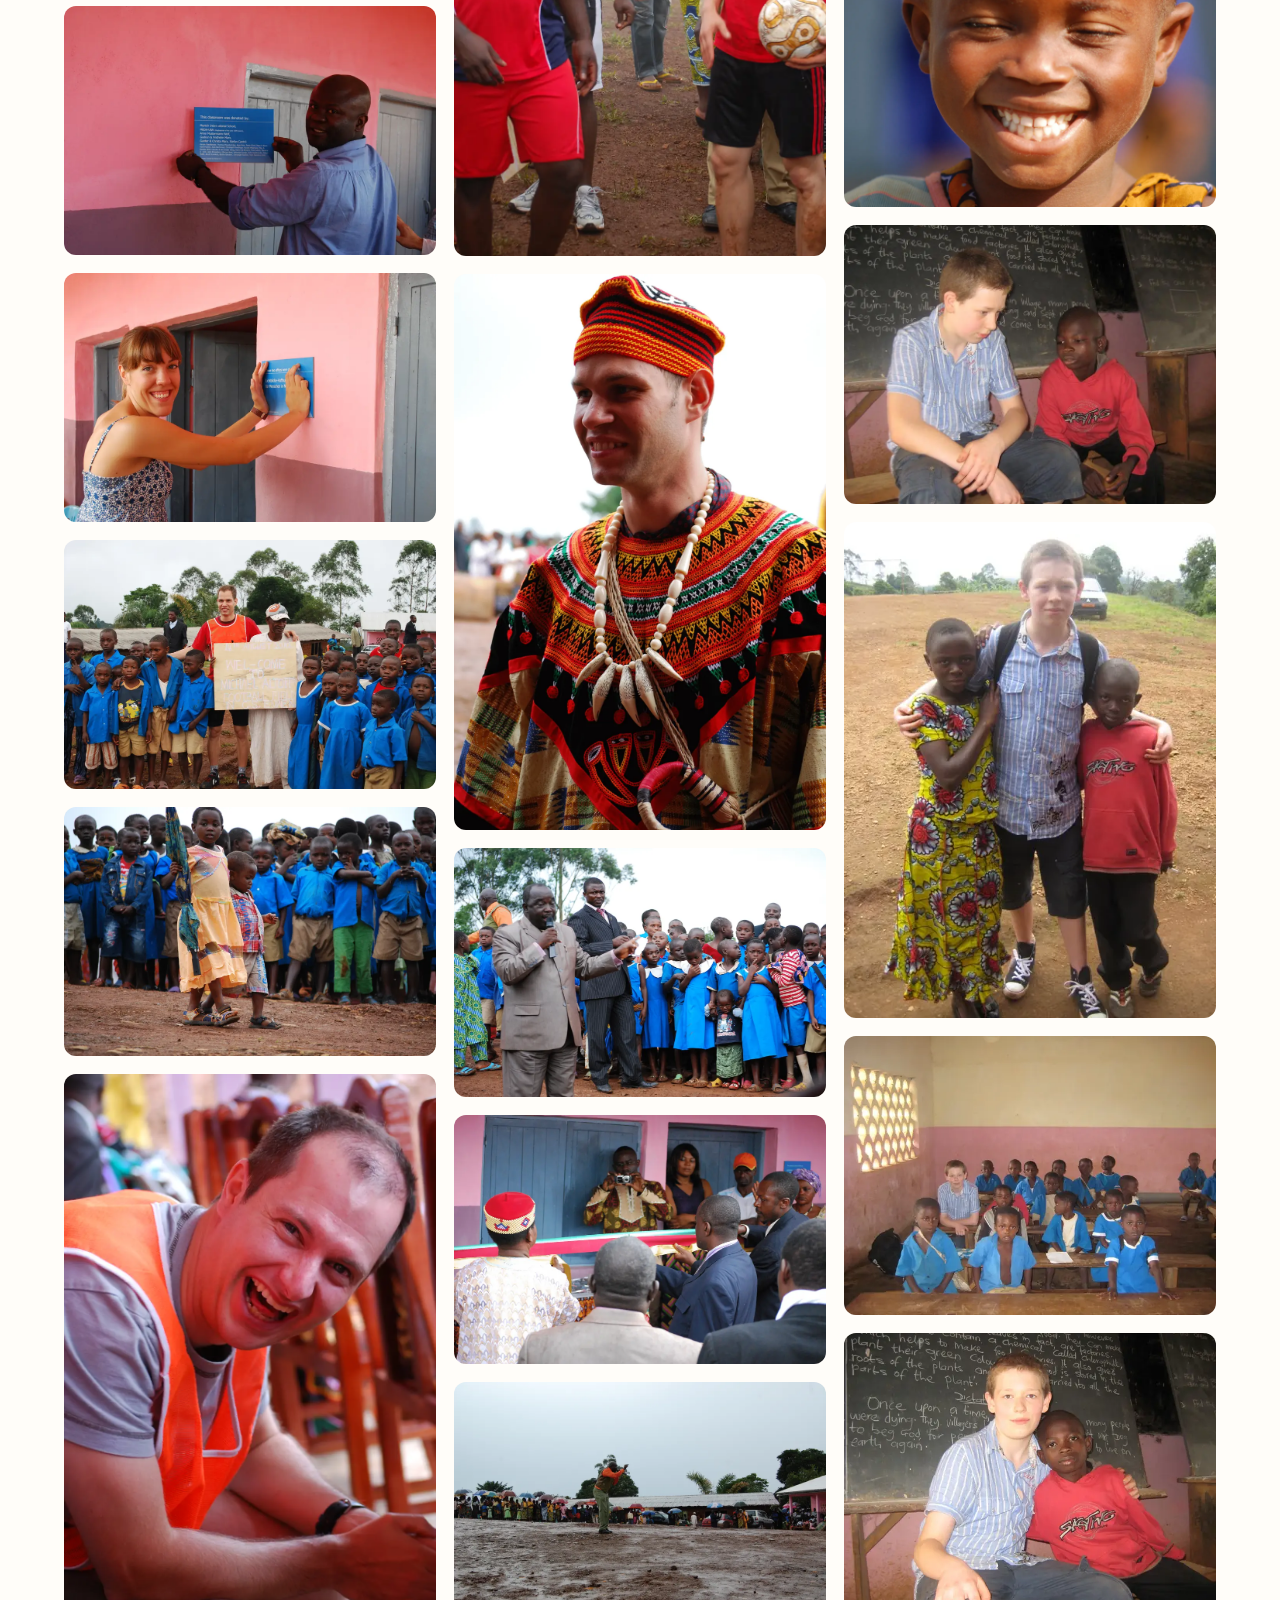
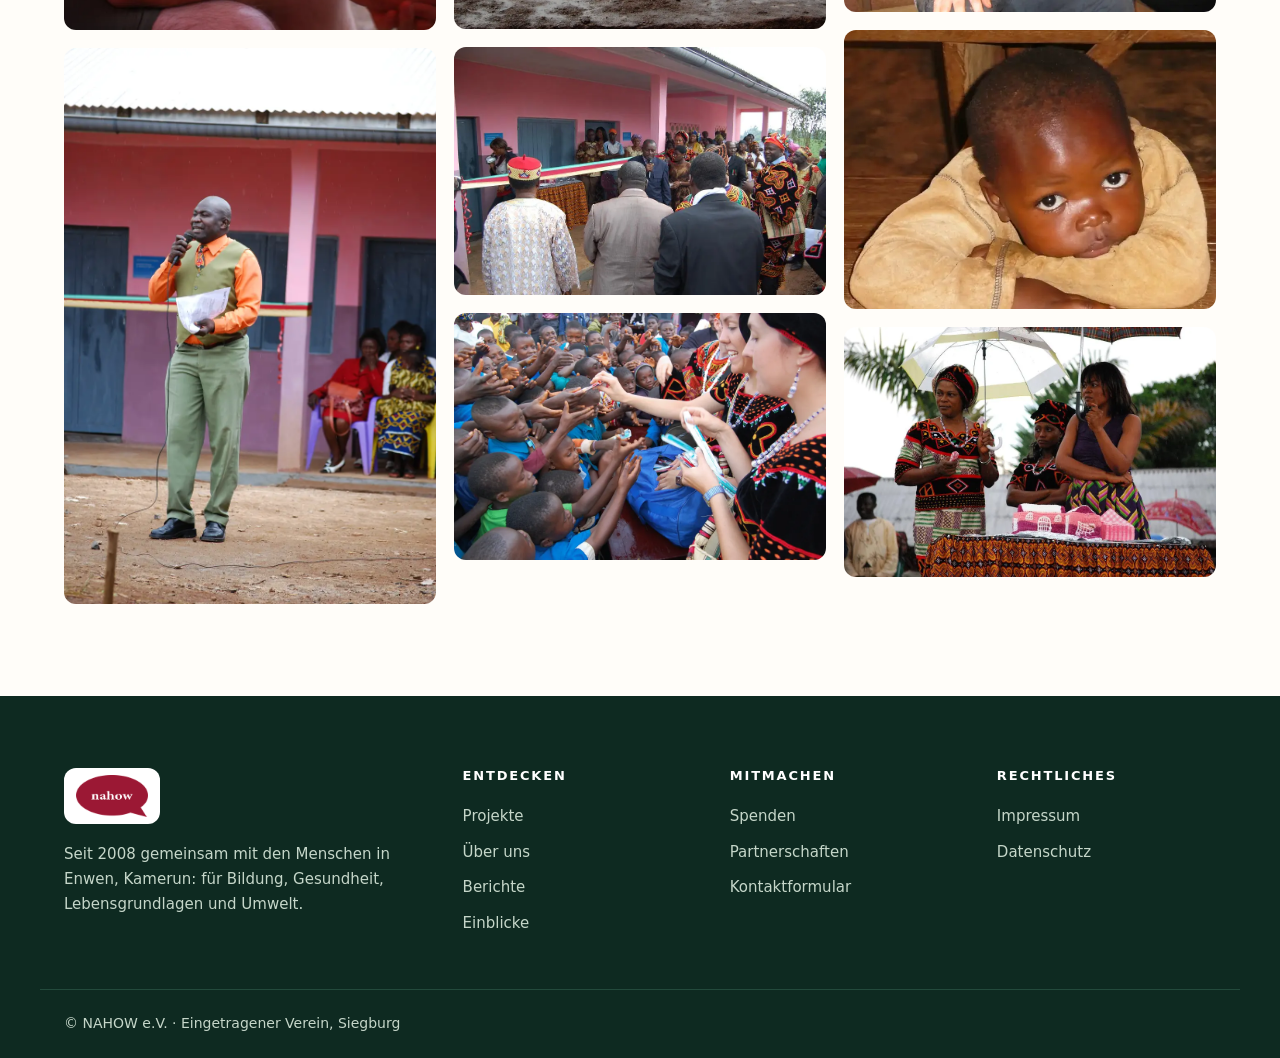
<file: einblicke/index.html>
<!doctype html><html lang="de"><head><meta charset="utf-8"><meta name="viewport" content="width=device-width,initial-scale=1"><meta name="theme-color" content="#143a2e"><meta name="description" content="Fotos aus den Projekten von NAHOW e.V. in Enwen, Kamerun."><link rel="canonical" href="https://nahow.de/einblicke/"><link rel="icon" href="/assets/brand/nahow-logo.png"><link rel="stylesheet" href="/assets/site.css?v=24061365"><title>Einblicke und Fotos | NAHOW e.V.</title><script>document.documentElement.className="js"</script></head><body><a href="#inhalt" class="skip">Zum Inhalt springen</a><header class="site-header"><div class="bar"><a class="brand" href="/" aria-label="NAHOW e.V. Startseite"><img class="brand-logo" src="/assets/brand/nahow-logo.png" width="193" height="112" alt=""><span class="brand-copy"><strong>NAHOW e.V.</strong><small>Gemeinsam vor Ort</small></span></a><button class="menu-toggle" aria-label="Menü öffnen" aria-expanded="false" aria-controls="main-nav"><span></span><span></span><span></span></button><nav class="nav" id="main-nav" aria-label="Hauptnavigation"><a href="/">Startseite</a><a href="/projekte/">Projekte</a><a href="/ueber-uns/">Über uns</a><a href="/berichte/">Berichte</a><a href="/einblicke/" class=active aria-current=page>Einblicke</a><a href="/kontakt/">Kontakt</a><a class="nav-cta" href="/unterstuetzen/">Spenden</a></nav></div></header><main id="inhalt"><section class="page-head"><div class="wrap"><span class="eyebrow">Einblicke</span><h1>Momente aus Enwen.</h1><p class="lead">Fotos aus den Projekten und dem Alltag vor Ort. Zum Vergrößern anklicken.</p></div></section><section class="section"><div class="wrap"><div class="masonry"><figure class="g-item"><img class="" src="/assets/web/Ausblick_aus_dem_Klassenzimmer_Enwen-e1714048885483.webp" width="504" height="339" alt="Foto aus Enwen, Kamerun" loading="lazy" decoding="async" data-full="/assets/web/lg/Ausblick_aus_dem_Klassenzimmer_Enwen-e1714048885483.webp"></figure><figure class="g-item"><img class="" src="/assets/web/DSC_0001_Enwen-scaled.webp" width="960" height="638" alt="Foto aus Enwen, Kamerun" loading="lazy" decoding="async" data-full="/assets/web/lg/DSC_0001_Enwen-scaled.webp"></figure><figure class="g-item"><img class="" src="/assets/web/DSC_0272_Enwen.webp" width="803" height="1200" alt="Foto aus Enwen, Kamerun" loading="lazy" decoding="async" data-full="/assets/web/lg/DSC_0272_Enwen.webp"></figure><figure class="g-item"><img class="" src="/assets/web/DSC_0275_Enwen.webp" width="960" height="642" alt="Foto aus Enwen, Kamerun" loading="lazy" decoding="async" data-full="/assets/web/lg/DSC_0275_Enwen.webp"></figure><figure class="g-item"><img class="" src="/assets/web/DSC_0284_Enwen.webp" width="960" height="642" alt="Foto aus Enwen, Kamerun" loading="lazy" decoding="async" data-full="/assets/web/lg/DSC_0284_Enwen.webp"></figure><figure class="g-item"><img class="" src="/assets/web/DSC_0325_Enwen-scaled.webp" width="960" height="643" alt="Foto aus Enwen, Kamerun" loading="lazy" decoding="async" data-full="/assets/web/lg/DSC_0325_Enwen-scaled.webp"></figure><figure class="g-item"><img class="" src="/assets/web/DSC_0344_Enwen-scaled.webp" width="960" height="643" alt="Foto aus Enwen, Kamerun" loading="lazy" decoding="async" data-full="/assets/web/lg/DSC_0344_Enwen-scaled.webp"></figure><figure class="g-item"><img class="" src="/assets/web/DSC_0374_Enwen.webp" width="803" height="1200" alt="Foto aus Enwen, Kamerun" loading="lazy" decoding="async" data-full="/assets/web/lg/DSC_0374_Enwen.webp"></figure><figure class="g-item"><img class="" src="/assets/web/DSC_0376_Enwen.webp" width="803" height="1200" alt="Foto aus Enwen, Kamerun" loading="lazy" decoding="async" data-full="/assets/web/lg/DSC_0376_Enwen.webp"></figure><figure class="g-item"><img class="" src="/assets/web/DSC_0386_Enwen.webp" width="960" height="643" alt="Foto aus Enwen, Kamerun" loading="lazy" decoding="async" data-full="/assets/web/lg/DSC_0386_Enwen.webp"></figure><figure class="g-item"><img class="" src="/assets/web/DSC_0400_Enwen-scaled.webp" width="960" height="643" alt="Foto aus Enwen, Kamerun" loading="lazy" decoding="async" data-full="/assets/web/lg/DSC_0400_Enwen-scaled.webp"></figure><figure class="g-item"><img class="" src="/assets/web/DSC_0402_Enwen.webp" width="960" height="642" alt="Foto aus Enwen, Kamerun" loading="lazy" decoding="async" data-full="/assets/web/lg/DSC_0402_Enwen.webp"></figure><figure class="g-item"><img class="" src="/assets/web/DSC_0412_Enwen.webp" width="803" height="1200" alt="Foto aus Enwen, Kamerun" loading="lazy" decoding="async" data-full="/assets/web/lg/DSC_0412_Enwen.webp"></figure><figure class="g-item"><img class="" src="/assets/web/DSC_0456_Enwen-scaled.webp" width="960" height="1434" alt="Foto aus Enwen, Kamerun" loading="lazy" decoding="async" data-full="/assets/web/lg/DSC_0456_Enwen-scaled.webp"></figure><figure class="g-item"><img class="" src="/assets/web/DSC_0472_Enwen-scaled.webp" width="960" height="643" alt="Foto aus Enwen, Kamerun" loading="lazy" decoding="async" data-full="/assets/web/lg/DSC_0472_Enwen-scaled.webp"></figure><figure class="g-item"><img class="" src="/assets/web/DSC_0483_Enwen-scaled.webp" width="960" height="643" alt="Foto aus Enwen, Kamerun" loading="lazy" decoding="async" data-full="/assets/web/lg/DSC_0483_Enwen-scaled.webp"></figure><figure class="g-item"><img class="" src="/assets/web/DSC_0567_Enwen-scaled.webp" width="960" height="638" alt="Foto aus Enwen, Kamerun" loading="lazy" decoding="async" data-full="/assets/web/lg/DSC_0567_Enwen-scaled.webp"></figure><figure class="g-item"><img class="" src="/assets/web/DSC_0620_Enwen.webp" width="903" height="600" alt="Foto aus Enwen, Kamerun" loading="lazy" decoding="async" data-full="/assets/web/lg/DSC_0620_Enwen.webp"></figure><figure class="g-item"><img class="" src="/assets/web/DSC_0684_Enwen-scaled.webp" width="960" height="638" alt="Foto aus Enwen, Kamerun" loading="lazy" decoding="async" data-full="/assets/web/lg/DSC_0684_Enwen-scaled.webp"></figure><figure class="g-item"><img class="" src="/assets/web/DSC_0686_Enwen-scaled.webp" width="960" height="638" alt="Foto aus Enwen, Kamerun" loading="lazy" decoding="async" data-full="/assets/web/lg/DSC_0686_Enwen-scaled.webp"></figure><figure class="g-item"><img class="" src="/assets/web/DSC_0693_Enwen-scaled.webp" width="960" height="638" alt="Foto aus Enwen, Kamerun" loading="lazy" decoding="async" data-full="/assets/web/lg/DSC_0693_Enwen-scaled.webp"></figure><figure class="g-item"><img class="" src="/assets/web/DSC_0703_Enwen-scaled.webp" width="960" height="638" alt="Foto aus Enwen, Kamerun" loading="lazy" decoding="async" data-full="/assets/web/lg/DSC_0703_Enwen-scaled.webp"></figure><figure class="g-item"><img class="" src="/assets/web/DSC_0707_Enwen-scaled.webp" width="960" height="638" alt="Foto aus Enwen, Kamerun" loading="lazy" decoding="async" data-full="/assets/web/lg/DSC_0707_Enwen-scaled.webp"></figure><figure class="g-item"><img class="" src="/assets/web/DSC_0857_Enwen-scaled.webp" width="1600" height="1064" alt="Foto aus Enwen, Kamerun" loading="lazy" decoding="async" data-full="/assets/web/lg/DSC_0857_Enwen-scaled.webp"></figure><figure class="g-item"><img class="" src="/assets/web/Freundschaft-geschlossen_Enwen.webp" width="768" height="576" alt="Foto aus Enwen, Kamerun" loading="lazy" decoding="async" data-full="/assets/web/lg/Freundschaft-geschlossen_Enwen.webp"></figure><figure class="g-item"><img class="" src="/assets/web/IMG_8236_Enwen.webp" width="480" height="640" alt="Foto aus Enwen, Kamerun" loading="lazy" decoding="async" data-full="/assets/web/lg/IMG_8236_Enwen.webp"></figure><figure class="g-item"><img class="" src="/assets/web/IMG_8240_Enwen.webp" width="640" height="480" alt="Foto aus Enwen, Kamerun" loading="lazy" decoding="async" data-full="/assets/web/lg/IMG_8240_Enwen.webp"></figure><figure class="g-item"><img class="" src="/assets/web/IMG_8254_Enwen.webp" width="640" height="480" alt="Foto aus Enwen, Kamerun" loading="lazy" decoding="async" data-full="/assets/web/lg/IMG_8254_Enwen.webp"></figure><figure class="g-item"><img class="" src="/assets/web/P1040928_Enwen.webp" width="640" height="480" alt="Foto aus Enwen, Kamerun" loading="lazy" decoding="async" data-full="/assets/web/lg/P1040928_Enwen.webp"></figure><figure class="g-item"><img class="" src="/assets/web/cake-cutting_Enwen.webp" width="960" height="643" alt="Foto aus Enwen, Kamerun" loading="lazy" decoding="async" data-full="/assets/web/lg/cake-cutting_Enwen.webp"></figure></div></div></section></main><footer class="footer"><div class="foot-grid"><div class="foot-brand"><img src="/assets/brand/nahow-logo.png" width="193" height="112" alt="nahow" loading="lazy"><p>Seit 2008 gemeinsam mit den Menschen in Enwen, Kamerun: für Bildung, Gesundheit, Lebensgrundlagen und Umwelt.</p></div><div><h4>Entdecken</h4><a href="/projekte/">Projekte</a><a href="/ueber-uns/">Über uns</a><a href="/berichte/">Berichte</a><a href="/einblicke/">Einblicke</a></div><div><h4>Mitmachen</h4><a href="/unterstuetzen/">Spenden</a><a href="/ueber-uns/#partner">Partnerschaften</a><a href="/kontakt/">Kontaktformular</a></div><div><h4>Rechtliches</h4><a href="/impressum/">Impressum</a><a href="/datenschutz/">Datenschutz</a></div></div><div class="foot-bottom"><span>© NAHOW e.V. · Eingetragener Verein, Siegburg</span></div></footer><dialog class="lightbox" aria-label="Bildansicht"><button class="lb-close" aria-label="Schließen">×</button><img alt=""></dialog><script src="/assets/site.js?v=e69e48d7" defer></script></body></html>
</file>
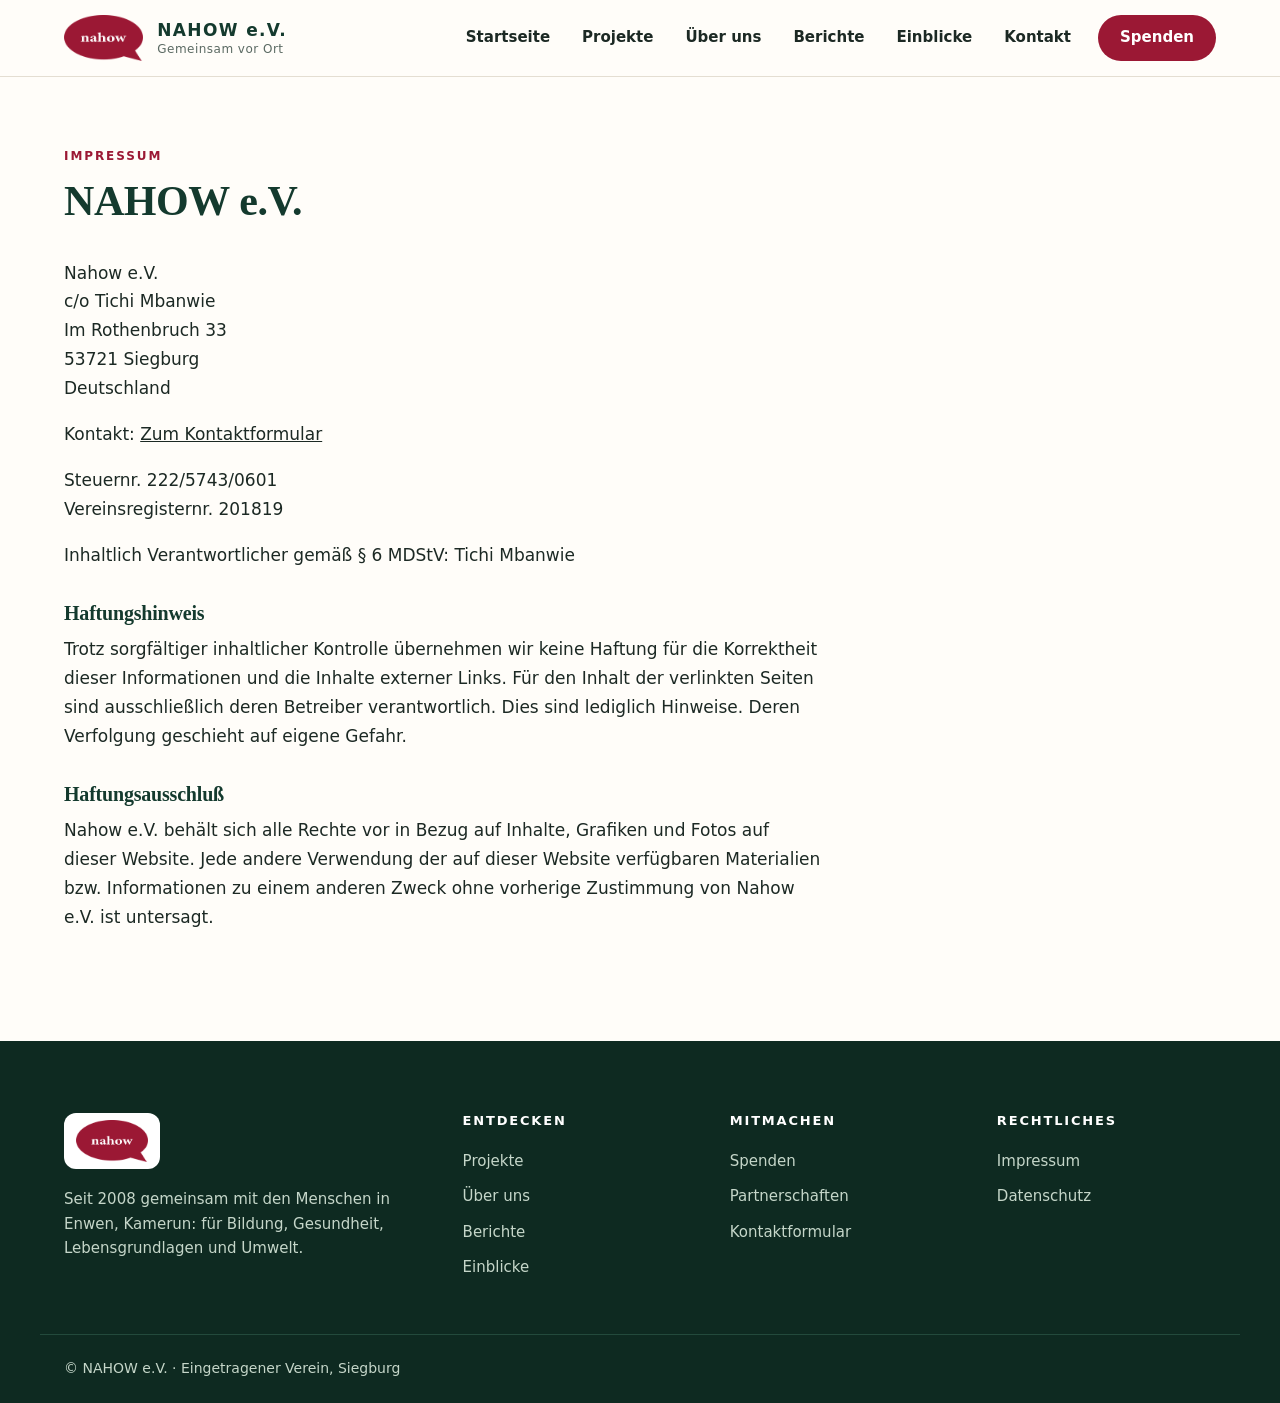
<file: impressum/index.html>
<!doctype html><html lang="de"><head><meta charset="utf-8"><meta name="viewport" content="width=device-width,initial-scale=1"><meta name="theme-color" content="#143a2e"><meta name="description" content="Impressum und Anbieterkennzeichnung von NAHOW e.V."><link rel="canonical" href="https://nahow.de/impressum/"><link rel="icon" href="/assets/brand/nahow-logo.png"><link rel="stylesheet" href="/assets/site.css?v=24061365"><title>Impressum | NAHOW e.V.</title><script>document.documentElement.className="js"</script></head><body><a href="#inhalt" class="skip">Zum Inhalt springen</a><header class="site-header"><div class="bar"><a class="brand" href="/" aria-label="NAHOW e.V. Startseite"><img class="brand-logo" src="/assets/brand/nahow-logo.png" width="193" height="112" alt=""><span class="brand-copy"><strong>NAHOW e.V.</strong><small>Gemeinsam vor Ort</small></span></a><button class="menu-toggle" aria-label="Menü öffnen" aria-expanded="false" aria-controls="main-nav"><span></span><span></span><span></span></button><nav class="nav" id="main-nav" aria-label="Hauptnavigation"><a href="/">Startseite</a><a href="/projekte/">Projekte</a><a href="/ueber-uns/">Über uns</a><a href="/berichte/">Berichte</a><a href="/einblicke/">Einblicke</a><a href="/kontakt/">Kontakt</a><a class="nav-cta" href="/unterstuetzen/">Spenden</a></nav></div></header><main id="inhalt"><section class="section legal"><div class="wrap"><div class="sec-head"><span class="eyebrow">Impressum</span><h1>NAHOW e.V.</h1></div><div class="prose narrow"><p>Nahow e.V.<br>c/o Tichi Mbanwie<br>Im Rothenbruch 33<br>53721 Siegburg<br>Deutschland</p><p>Kontakt: <a href="/kontakt/">Zum Kontaktformular</a></p><p>Steuernr. 222/5743/0601<br>Vereinsregisternr. 201819</p><p>Inhaltlich Verantwortlicher gemäß § 6 MDStV: Tichi Mbanwie</p><h3>Haftungshinweis</h3><p>Trotz sorgfältiger inhaltlicher Kontrolle übernehmen wir keine Haftung für die Korrektheit dieser Informationen und die Inhalte externer Links. Für den Inhalt der verlinkten Seiten sind ausschließlich deren Betreiber verantwortlich. Dies sind lediglich Hinweise. Deren Verfolgung geschieht auf eigene Gefahr.</p><h3>Haftungsausschluß</h3><p>Nahow e.V. behält sich alle Rechte vor in Bezug auf Inhalte, Grafiken und Fotos auf dieser Website. Jede andere Verwendung der auf dieser Website verfügbaren Materialien bzw. Informationen zu einem anderen Zweck ohne vorherige Zustimmung von Nahow e.V. ist untersagt.</p></div></div></section></main><footer class="footer"><div class="foot-grid"><div class="foot-brand"><img src="/assets/brand/nahow-logo.png" width="193" height="112" alt="nahow" loading="lazy"><p>Seit 2008 gemeinsam mit den Menschen in Enwen, Kamerun: für Bildung, Gesundheit, Lebensgrundlagen und Umwelt.</p></div><div><h4>Entdecken</h4><a href="/projekte/">Projekte</a><a href="/ueber-uns/">Über uns</a><a href="/berichte/">Berichte</a><a href="/einblicke/">Einblicke</a></div><div><h4>Mitmachen</h4><a href="/unterstuetzen/">Spenden</a><a href="/ueber-uns/#partner">Partnerschaften</a><a href="/kontakt/">Kontaktformular</a></div><div><h4>Rechtliches</h4><a href="/impressum/">Impressum</a><a href="/datenschutz/">Datenschutz</a></div></div><div class="foot-bottom"><span>© NAHOW e.V. · Eingetragener Verein, Siegburg</span></div></footer><dialog class="lightbox" aria-label="Bildansicht"><button class="lb-close" aria-label="Schließen">×</button><img alt=""></dialog><script src="/assets/site.js?v=e69e48d7" defer></script></body></html>
</file>
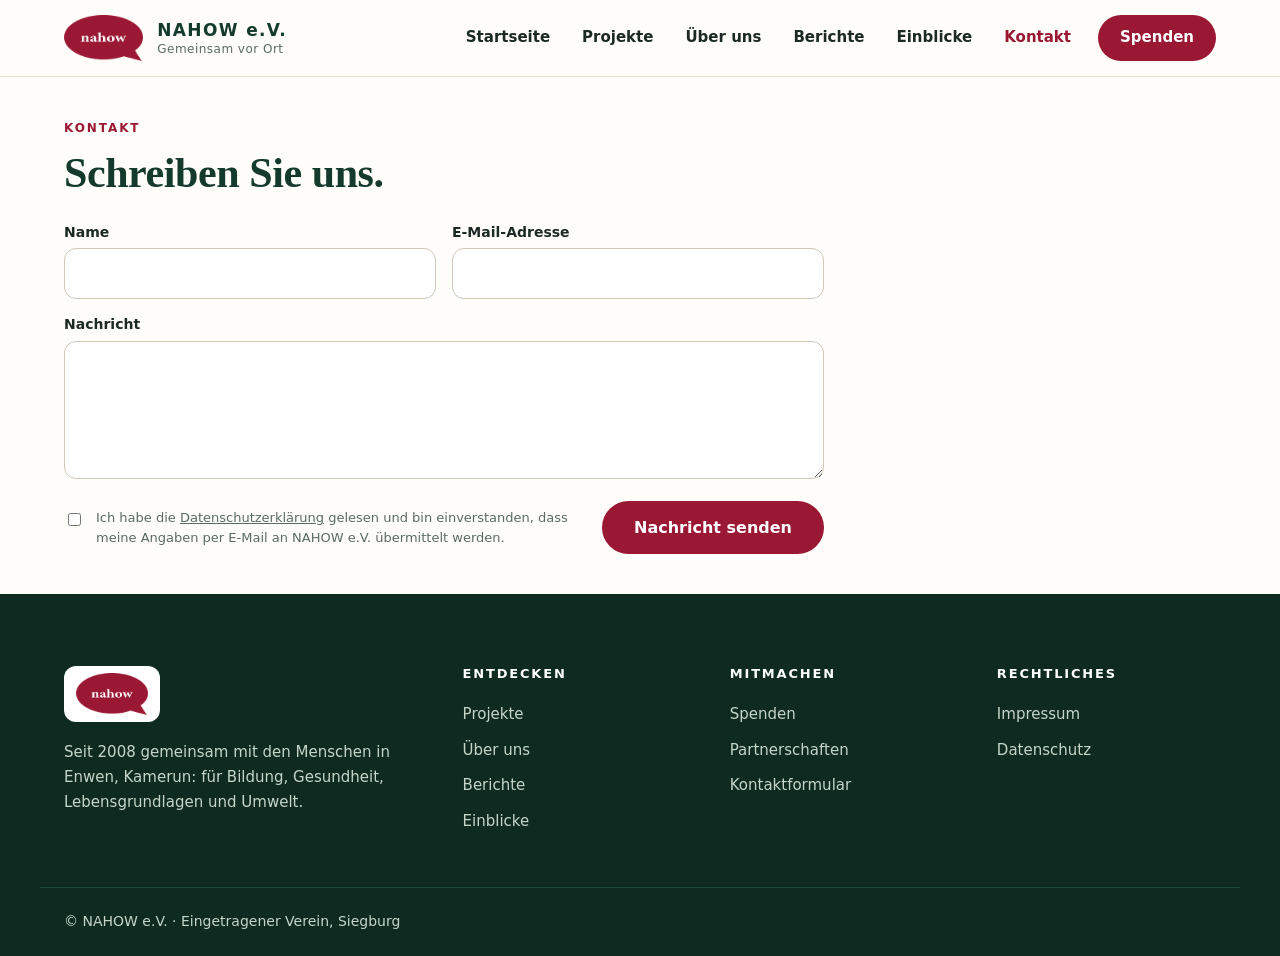
<file: kontakt/index.html>
<!doctype html><html lang="de"><head><meta charset="utf-8"><meta name="viewport" content="width=device-width,initial-scale=1"><meta name="theme-color" content="#143a2e"><meta name="description" content="Kontaktieren Sie NAHOW e.V. über das Kontaktformular."><link rel="canonical" href="https://nahow.de/kontakt/"><link rel="icon" href="/assets/brand/nahow-logo.png"><link rel="stylesheet" href="/assets/site.css?v=24061365"><title>Kontakt | NAHOW e.V.</title><script>document.documentElement.className="js"</script></head><body><a href="#inhalt" class="skip">Zum Inhalt springen</a><header class="site-header"><div class="bar"><a class="brand" href="/" aria-label="NAHOW e.V. Startseite"><img class="brand-logo" src="/assets/brand/nahow-logo.png" width="193" height="112" alt=""><span class="brand-copy"><strong>NAHOW e.V.</strong><small>Gemeinsam vor Ort</small></span></a><button class="menu-toggle" aria-label="Menü öffnen" aria-expanded="false" aria-controls="main-nav"><span></span><span></span><span></span></button><nav class="nav" id="main-nav" aria-label="Hauptnavigation"><a href="/">Startseite</a><a href="/projekte/">Projekte</a><a href="/ueber-uns/">Über uns</a><a href="/berichte/">Berichte</a><a href="/einblicke/">Einblicke</a><a href="/kontakt/" class=active aria-current=page>Kontakt</a><a class="nav-cta" href="/unterstuetzen/">Spenden</a></nav></div></header><main id="inhalt"><section class="section contact-page"><div class="wrap"><span class="eyebrow">Kontakt</span><h1>Schreiben Sie uns.</h1><form class="contact-form" action="/kontakt/senden.php" method="post"><div class="row2"><div class="field"><label for="f-name">Name</label><input id="f-name" name="name" type="text" required maxlength="120" autocomplete="name"></div><div class="field"><label for="f-mail">E-Mail-Adresse</label><input id="f-mail" name="email" type="email" required maxlength="200" autocomplete="email"></div></div><div class="field"><label for="f-msg">Nachricht</label><textarea id="f-msg" name="message" rows="4" required maxlength="5000"></textarea></div><div class="hp" aria-hidden="true"><label>Bitte leer lassen<input name="website" type="text" tabindex="-1" autocomplete="off"></label></div><input type="hidden" name="ts" value="" id="f-ts"><div class="send-row"><label class="check"><input type="checkbox" name="consent" value="1" required> <span>Ich habe die <a href="/datenschutz/">Datenschutzerklärung</a> gelesen und bin einverstanden, dass meine Angaben per E-Mail an NAHOW e.V. übermittelt werden.</span></label><button class="btn btn-crimson" type="submit">Nachricht senden</button></div></form></div></section></main><footer class="footer"><div class="foot-grid"><div class="foot-brand"><img src="/assets/brand/nahow-logo.png" width="193" height="112" alt="nahow" loading="lazy"><p>Seit 2008 gemeinsam mit den Menschen in Enwen, Kamerun: für Bildung, Gesundheit, Lebensgrundlagen und Umwelt.</p></div><div><h4>Entdecken</h4><a href="/projekte/">Projekte</a><a href="/ueber-uns/">Über uns</a><a href="/berichte/">Berichte</a><a href="/einblicke/">Einblicke</a></div><div><h4>Mitmachen</h4><a href="/unterstuetzen/">Spenden</a><a href="/ueber-uns/#partner">Partnerschaften</a><a href="/kontakt/">Kontaktformular</a></div><div><h4>Rechtliches</h4><a href="/impressum/">Impressum</a><a href="/datenschutz/">Datenschutz</a></div></div><div class="foot-bottom"><span>© NAHOW e.V. · Eingetragener Verein, Siegburg</span></div></footer><dialog class="lightbox" aria-label="Bildansicht"><button class="lb-close" aria-label="Schließen">×</button><img alt=""></dialog><script src="/assets/site.js?v=e69e48d7" defer></script></body></html>
</file>
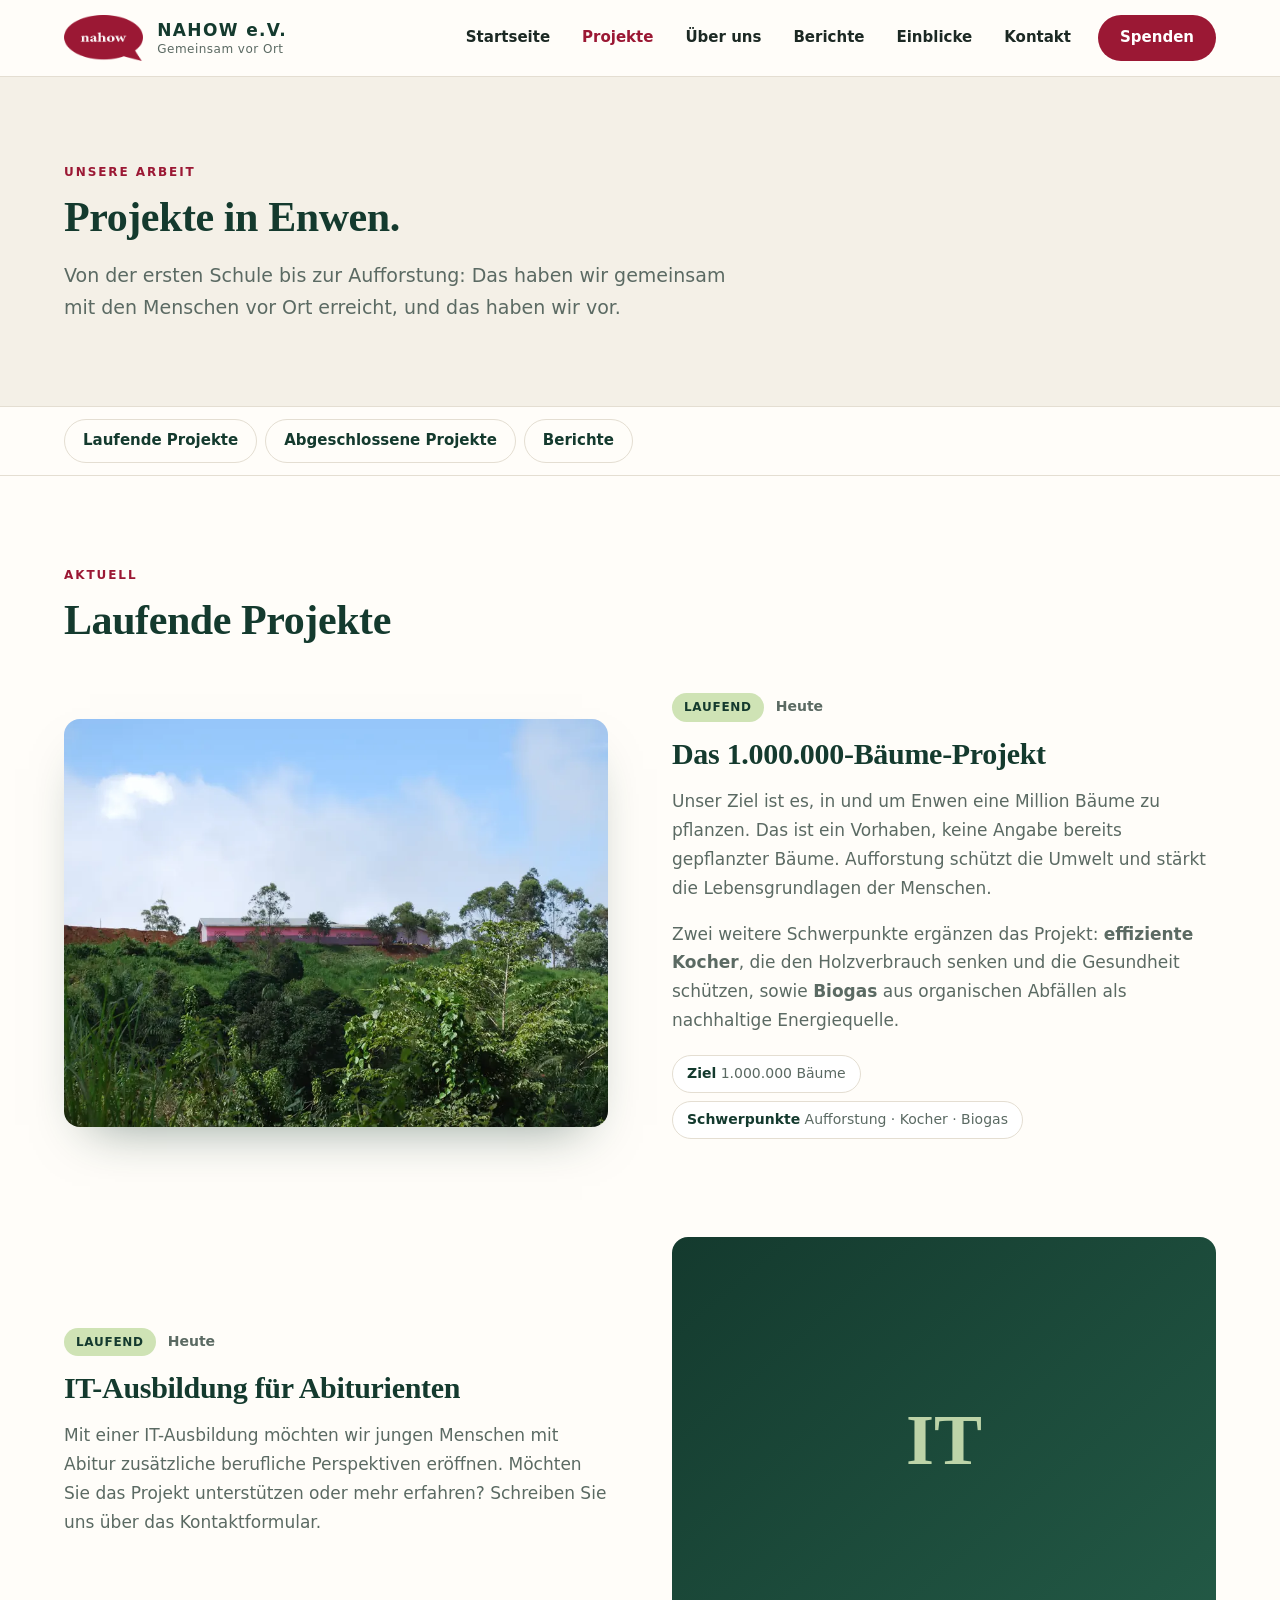
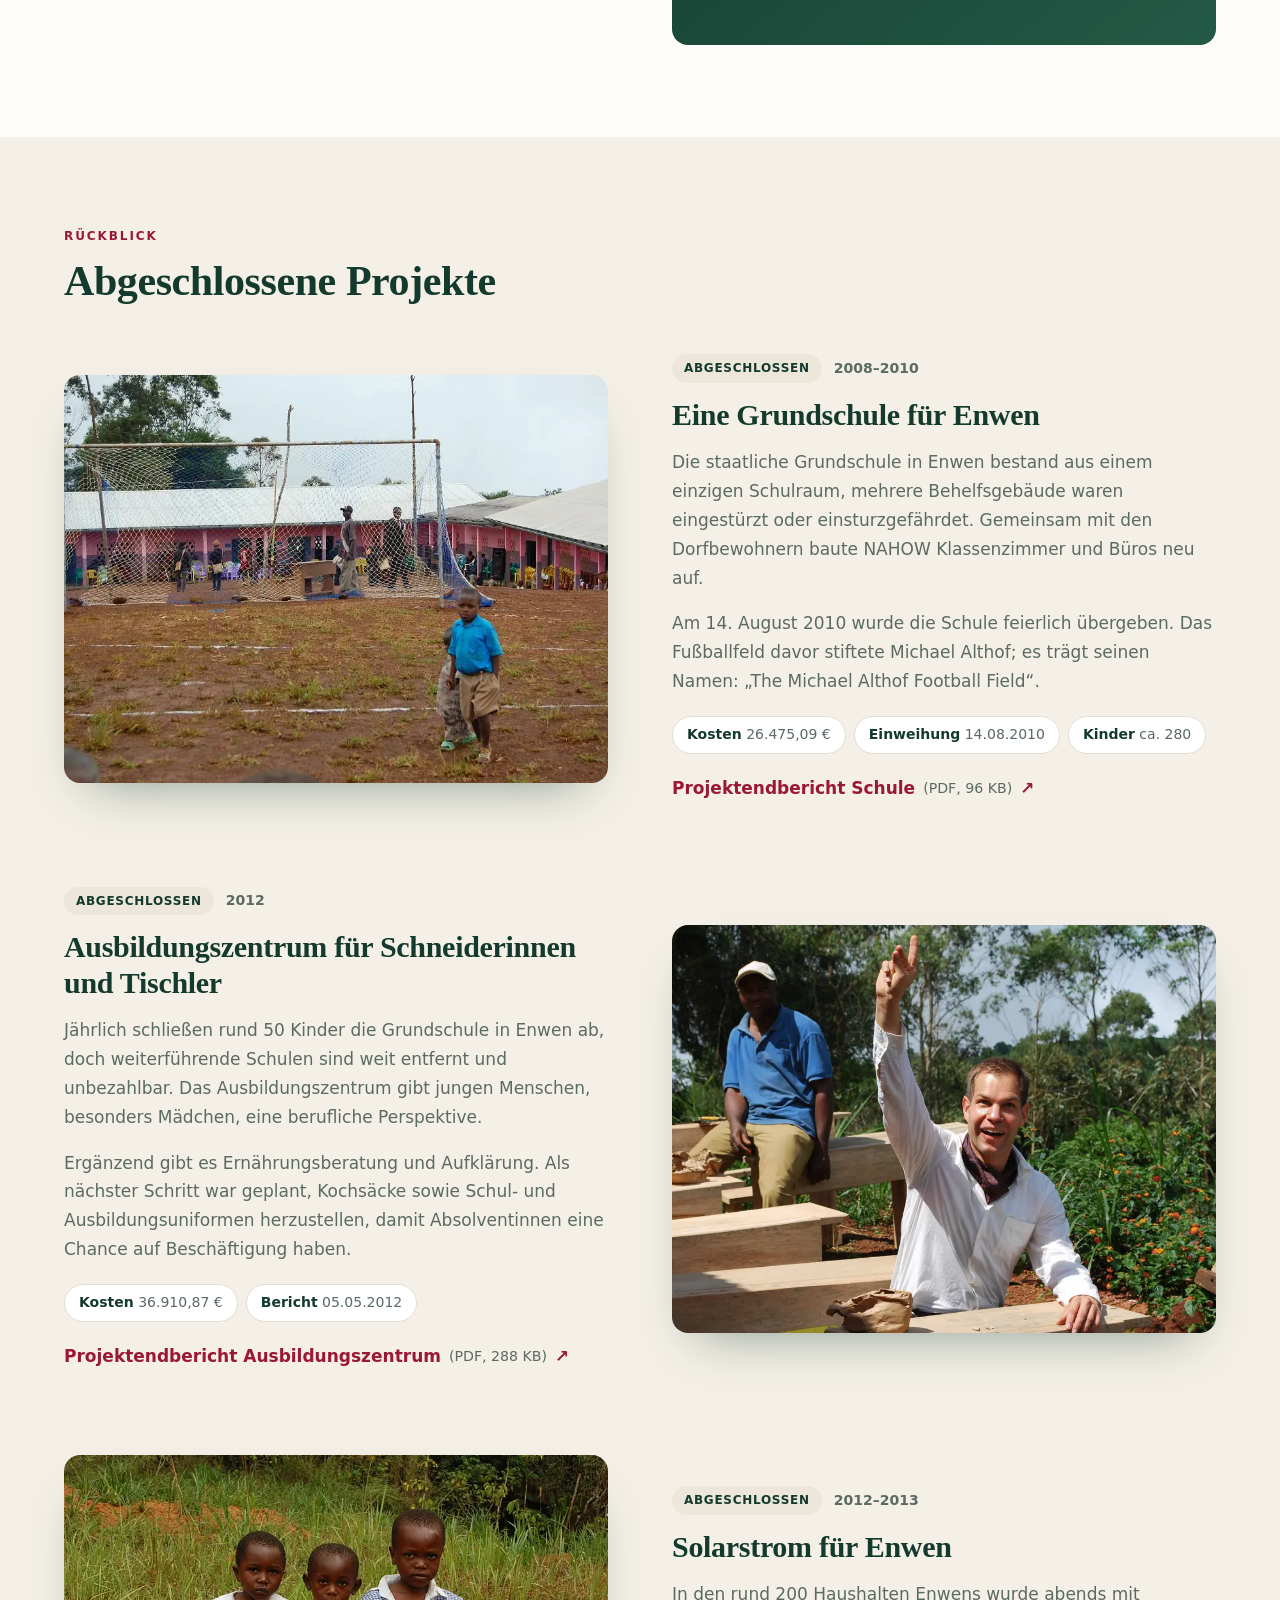
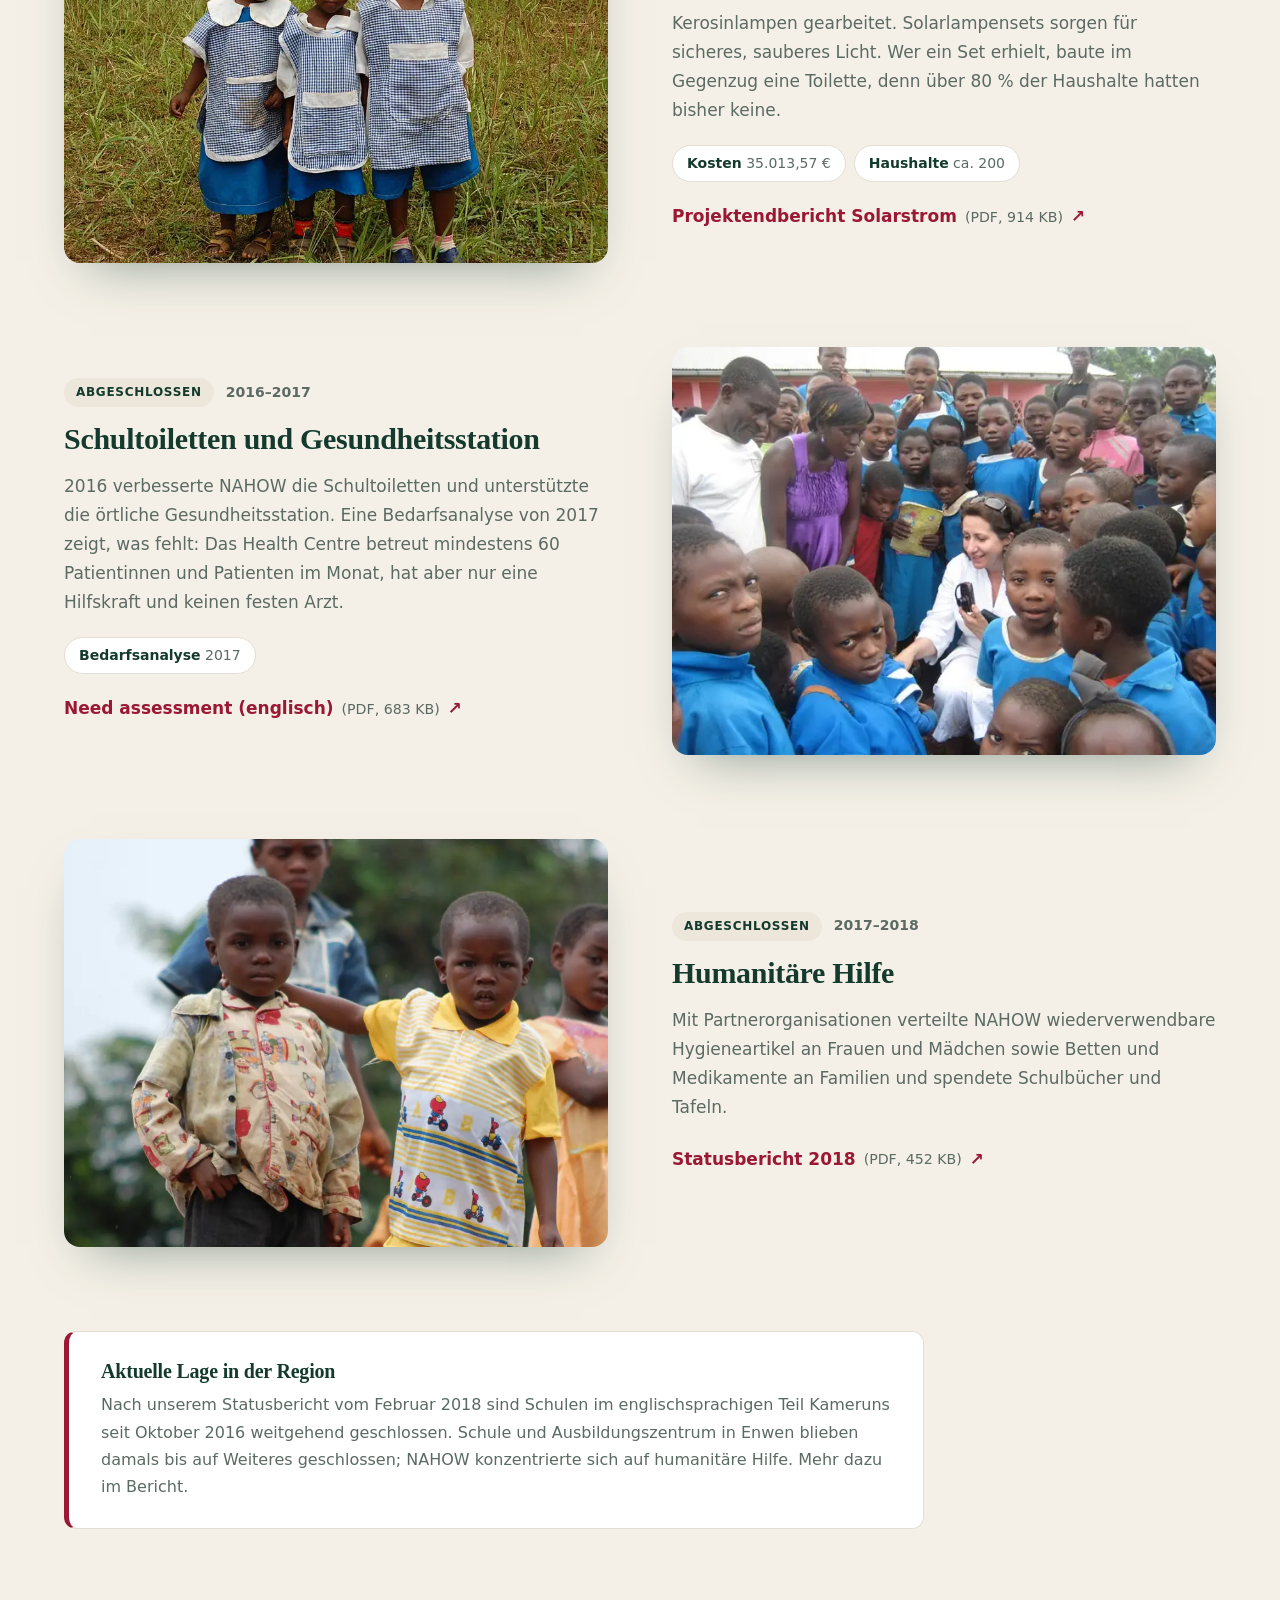
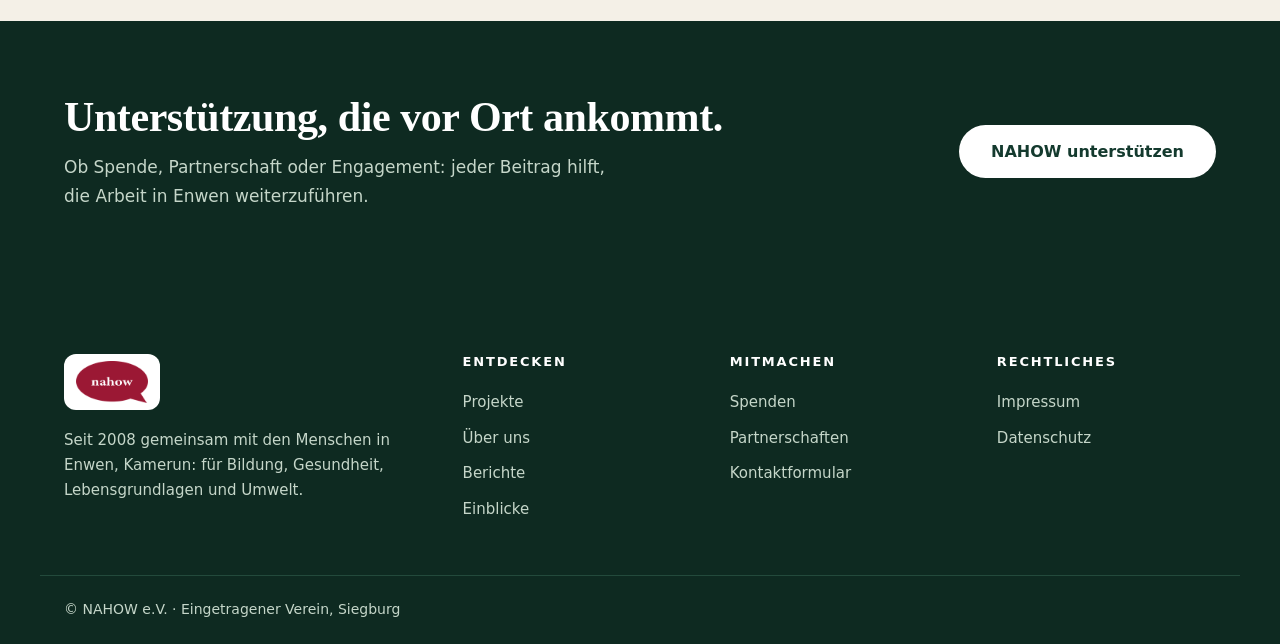
<file: projekte/index.html>
<!doctype html><html lang="de"><head><meta charset="utf-8"><meta name="viewport" content="width=device-width,initial-scale=1"><meta name="theme-color" content="#143a2e"><meta name="description" content="Projekte von NAHOW e.V. in Enwen, Kamerun: Grundschule, Ausbildungszentrum, Solarstrom, Gesundheit und Aufforstung."><link rel="canonical" href="https://nahow.de/projekte/"><link rel="icon" href="/assets/brand/nahow-logo.png"><link rel="stylesheet" href="/assets/site.css?v=24061365"><title>Unsere Projekte | NAHOW e.V.</title><script>document.documentElement.className="js"</script></head><body><a href="#inhalt" class="skip">Zum Inhalt springen</a><header class="site-header"><div class="bar"><a class="brand" href="/" aria-label="NAHOW e.V. Startseite"><img class="brand-logo" src="/assets/brand/nahow-logo.png" width="193" height="112" alt=""><span class="brand-copy"><strong>NAHOW e.V.</strong><small>Gemeinsam vor Ort</small></span></a><button class="menu-toggle" aria-label="Menü öffnen" aria-expanded="false" aria-controls="main-nav"><span></span><span></span><span></span></button><nav class="nav" id="main-nav" aria-label="Hauptnavigation"><a href="/">Startseite</a><a href="/projekte/" class=active aria-current=page>Projekte</a><a href="/ueber-uns/">Über uns</a><a href="/berichte/">Berichte</a><a href="/einblicke/">Einblicke</a><a href="/kontakt/">Kontakt</a><a class="nav-cta" href="/unterstuetzen/">Spenden</a></nav></div></header><main id="inhalt"><section class="page-head"><div class="wrap"><span class="eyebrow">Unsere Arbeit</span><h1>Projekte in Enwen.</h1><p class="lead">Von der ersten Schule bis zur Aufforstung: Das haben wir gemeinsam mit den Menschen vor Ort erreicht, und das haben wir vor.</p></div></section><nav class="subnav" aria-label="Projektbereiche"><div class="wrap"><a href="#laufend">Laufende Projekte</a><a href="#abgeschlossen">Abgeschlossene Projekte</a><a href="/berichte/">Berichte</a></div></nav><section id="laufend" class="section "><div class="wrap"><div class="sec-head reveal"><span class="eyebrow">Aktuell</span><h2>Laufende Projekte</h2></div><article class="project reveal" id="umwelt"><div class="p-photo"><img class="" src="/assets/web/DSC_0249_Enwen-scaled.webp" width="960" height="643" alt="Grüne Hügel bei Enwen, Kamerun" loading="lazy" decoding="async"></div><div class="p-body"><div class="p-meta"><span class="badge live">Laufend</span><span>Heute</span></div><h3>Das 1.000.000-Bäume-Projekt</h3><p>Unser Ziel ist es, in und um Enwen eine Million Bäume zu pflanzen. Das ist ein Vorhaben, keine Angabe bereits gepflanzter Bäume. Aufforstung schützt die Umwelt und stärkt die Lebensgrundlagen der Menschen.</p><p>Zwei weitere Schwerpunkte ergänzen das Projekt: <b>effiziente Kocher</b>, die den Holzverbrauch senken und die Gesundheit schützen, sowie <b>Biogas</b> aus organischen Abfällen als nachhaltige Energiequelle.</p><ul class="chips"><li><b>Ziel</b> 1.000.000 Bäume</li><li><b>Schwerpunkte</b> Aufforstung · Kocher · Biogas</li></ul></div></article><article class="project reverse reveal" id="it"><div class="p-photo p-plain"><span>IT</span></div><div class="p-body"><div class="p-meta"><span class="badge live">Laufend</span><span>Heute</span></div><h3>IT-Ausbildung für Abiturienten</h3><p>Mit einer IT-Ausbildung möchten wir jungen Menschen mit Abitur zusätzliche berufliche Perspektiven eröffnen. Möchten Sie das Projekt unterstützen oder mehr erfahren? Schreiben Sie uns über das Kontaktformular.</p></div></article></div></section><section id="abgeschlossen" class="section tint"><div class="wrap"><div class="sec-head reveal"><span class="eyebrow">Rückblick</span><h2>Abgeschlossene Projekte</h2></div><article class="project reveal" id="bildung"><div class="p-photo"><img class="" src="/assets/web/new-field_Enwen.webp" width="903" height="600" alt="Die Schule in Enwen mit dem neu hergerichteten Fußballfeld" loading="lazy" decoding="async"></div><div class="p-body"><div class="p-meta"><span class="badge ">Abgeschlossen</span><span>2008–2010</span></div><h3>Eine Grundschule für Enwen</h3><p>Die staatliche Grundschule in Enwen bestand aus einem einzigen Schulraum, mehrere Behelfsgebäude waren eingestürzt oder einsturzgefährdet. Gemeinsam mit den Dorfbewohnern baute NAHOW Klassenzimmer und Büros neu auf.</p><p>Am 14. August 2010 wurde die Schule feierlich übergeben. Das Fußballfeld davor stiftete Michael Althof; es trägt seinen Namen: „The Michael Althof Football Field“.</p><ul class="chips"><li><b>Kosten</b> 26.475,09 €</li><li><b>Einweihung</b> 14.08.2010</li><li><b>Kinder</b> ca. 280</li></ul><a class="link-arrow" href="/assets/documents/projektendbericht_schule.pdf" target="_blank" rel="noopener">Projektendbericht Schule <small>(PDF, 96 KB)</small><span aria-hidden="true">↗</span></a></div></article><article class="project reverse reveal" id="ausbildung"><div class="p-photo"><img class="" src="/assets/web/DSC_0293_Enwen-scaled.webp" width="960" height="1434" alt="Neu gefertigte Schulbänke im Ausbildungszentrum" loading="lazy" decoding="async"></div><div class="p-body"><div class="p-meta"><span class="badge ">Abgeschlossen</span><span>2012</span></div><h3>Ausbildungszentrum für Schneiderinnen und Tischler</h3><p>Jährlich schließen rund 50 Kinder die Grundschule in Enwen ab, doch weiterführende Schulen sind weit entfernt und unbezahlbar. Das Ausbildungszentrum gibt jungen Menschen, besonders Mädchen, eine berufliche Perspektive.</p><p>Ergänzend gibt es Ernährungsberatung und Aufklärung. Als nächster Schritt war geplant, Kochsäcke sowie Schul- und Ausbildungsuniformen herzustellen, damit Absolventinnen eine Chance auf Beschäftigung haben.</p><ul class="chips"><li><b>Kosten</b> 36.910,87 €</li><li><b>Bericht</b> 05.05.2012</li></ul><a class="link-arrow" href="/assets/documents/projektendbericht_ausbildungszentrum.pdf" target="_blank" rel="noopener">Projektendbericht Ausbildungszentrum <small>(PDF, 288 KB)</small><span aria-hidden="true">↗</span></a></div></article><article class="project reveal" id="solar"><div class="p-photo"><img class="" src="/assets/web/DSC_0239_Enwen.webp" width="960" height="638" alt="Kinder in Schuluniform in Enwen" loading="lazy" decoding="async"></div><div class="p-body"><div class="p-meta"><span class="badge ">Abgeschlossen</span><span>2012–2013</span></div><h3>Solarstrom für Enwen</h3><p>In den rund 200 Haushalten Enwens wurde abends mit Kerosinlampen gearbeitet. Solarlampensets sorgen für sicheres, sauberes Licht. Wer ein Set erhielt, baute im Gegenzug eine Toilette, denn über 80 % der Haushalte hatten bisher keine.</p><ul class="chips"><li><b>Kosten</b> 35.013,57 €</li><li><b>Haushalte</b> ca. 200</li></ul><a class="link-arrow" href="/assets/documents/projektbericht-solarzentrum.pdf" target="_blank" rel="noopener">Projektendbericht Solarstrom <small>(PDF, 914 KB)</small><span aria-hidden="true">↗</span></a></div></article><article class="project reverse reveal" id="gesundheit"><div class="p-photo"><img class="" src="/assets/web/IMG_8277_Enwen.webp" width="640" height="480" alt="Kinder und Besucherin in Enwen" loading="lazy" decoding="async"></div><div class="p-body"><div class="p-meta"><span class="badge ">Abgeschlossen</span><span>2016–2017</span></div><h3>Schultoiletten und Gesundheitsstation</h3><p>2016 verbesserte NAHOW die Schultoiletten und unterstützte die örtliche Gesundheitsstation. Eine Bedarfsanalyse von 2017 zeigt, was fehlt: Das Health Centre betreut mindestens 60 Patientinnen und Patienten im Monat, hat aber nur eine Hilfskraft und keinen festen Arzt.</p><ul class="chips"><li><b>Bedarfsanalyse</b> 2017</li></ul><a class="link-arrow" href="/assets/documents/Report-on-Enwai-Health-Centre.pdf" target="_blank" rel="noopener">Need assessment (englisch) <small>(PDF, 683 KB)</small><span aria-hidden="true">↗</span></a></div></article><article class="project reveal" id="hilfe"><div class="p-photo"><img class="" src="/assets/web/DSC_0544_Enwen-scaled.webp" width="960" height="1444" alt="Kinder in Enwen" loading="lazy" decoding="async"></div><div class="p-body"><div class="p-meta"><span class="badge ">Abgeschlossen</span><span>2017–2018</span></div><h3>Humanitäre Hilfe</h3><p>Mit Partnerorganisationen verteilte NAHOW wiederverwendbare Hygieneartikel an Frauen und Mädchen sowie Betten und Medikamente an Familien und spendete Schulbücher und Tafeln.</p><a class="link-arrow" href="/assets/documents/Statusbericht-Nahow-2018.pdf" target="_blank" rel="noopener">Statusbericht 2018 <small>(PDF, 452 KB)</small><span aria-hidden="true">↗</span></a></div></article><aside class="notice reveal"><h3>Aktuelle Lage in der Region</h3><p>Nach unserem Statusbericht vom Februar 2018 sind Schulen im englischsprachigen Teil Kameruns seit Oktober 2016 weitgehend geschlossen. Schule und Ausbildungszentrum in Enwen blieben damals bis auf Weiteres geschlossen; NAHOW konzentrierte sich auf humanitäre Hilfe. Mehr dazu im Bericht.</p></aside></div></section><section class="cta"><div class="wrap cta-flex"><div><h2>Unterstützung, die vor Ort ankommt.</h2><p>Ob Spende, Partnerschaft oder Engagement: jeder Beitrag hilft, die Arbeit in Enwen weiterzuführen.</p></div><a class="btn btn-light" href="/unterstuetzen/">NAHOW unterstützen</a></div></section></main><footer class="footer"><div class="foot-grid"><div class="foot-brand"><img src="/assets/brand/nahow-logo.png" width="193" height="112" alt="nahow" loading="lazy"><p>Seit 2008 gemeinsam mit den Menschen in Enwen, Kamerun: für Bildung, Gesundheit, Lebensgrundlagen und Umwelt.</p></div><div><h4>Entdecken</h4><a href="/projekte/">Projekte</a><a href="/ueber-uns/">Über uns</a><a href="/berichte/">Berichte</a><a href="/einblicke/">Einblicke</a></div><div><h4>Mitmachen</h4><a href="/unterstuetzen/">Spenden</a><a href="/ueber-uns/#partner">Partnerschaften</a><a href="/kontakt/">Kontaktformular</a></div><div><h4>Rechtliches</h4><a href="/impressum/">Impressum</a><a href="/datenschutz/">Datenschutz</a></div></div><div class="foot-bottom"><span>© NAHOW e.V. · Eingetragener Verein, Siegburg</span></div></footer><dialog class="lightbox" aria-label="Bildansicht"><button class="lb-close" aria-label="Schließen">×</button><img alt=""></dialog><script src="/assets/site.js?v=e69e48d7" defer></script></body></html>
</file>
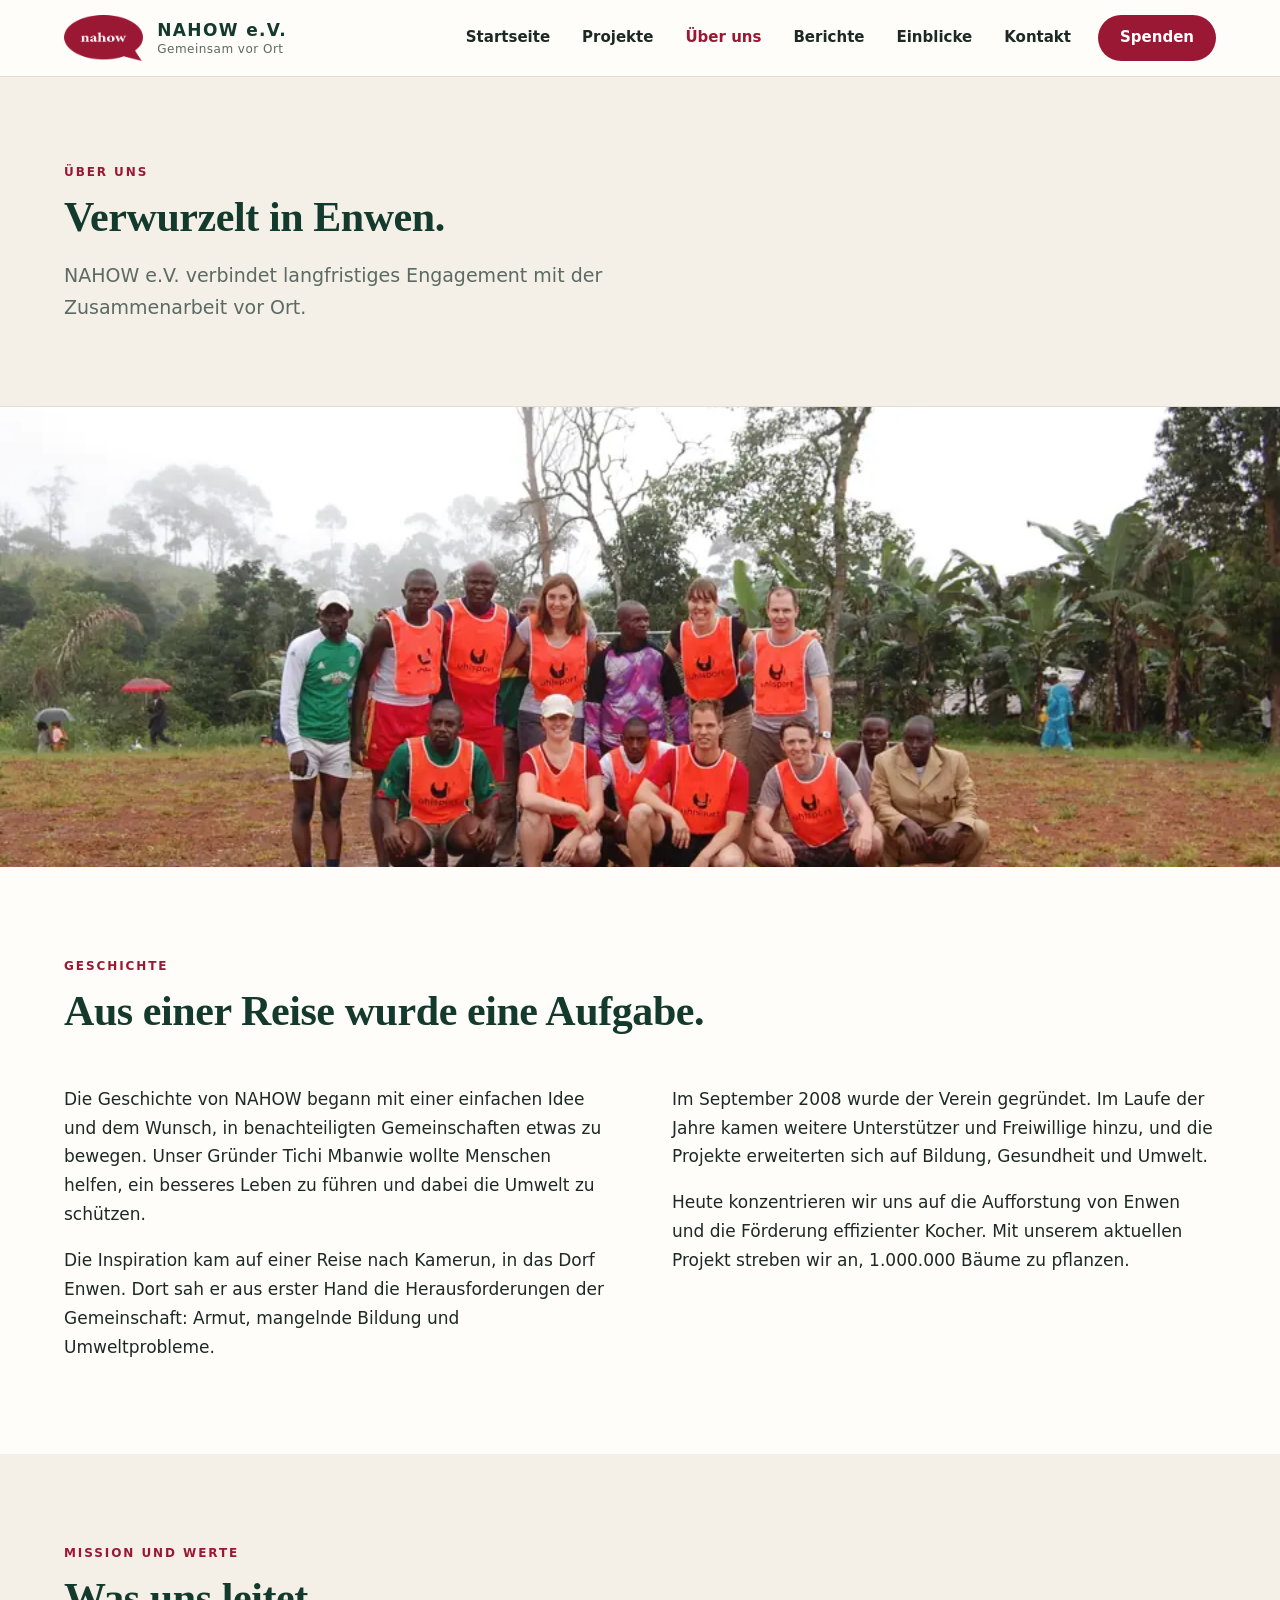
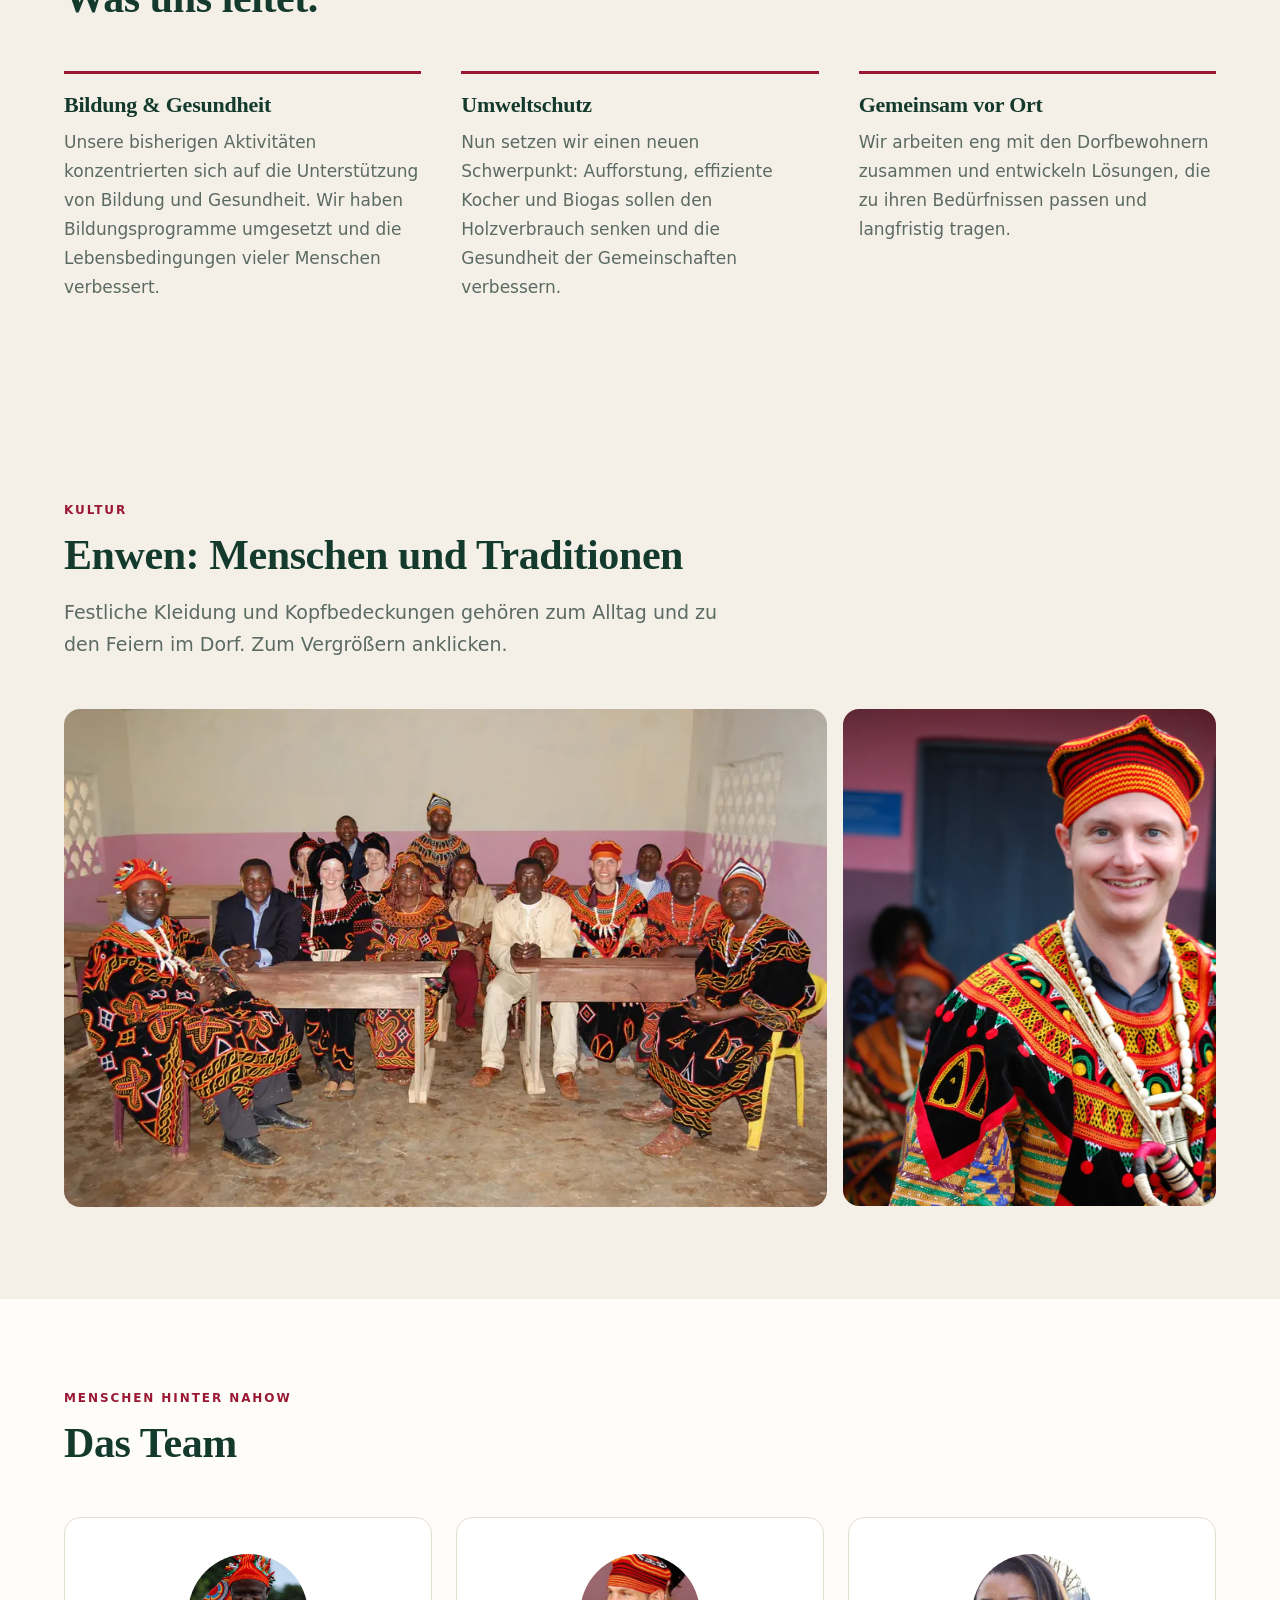
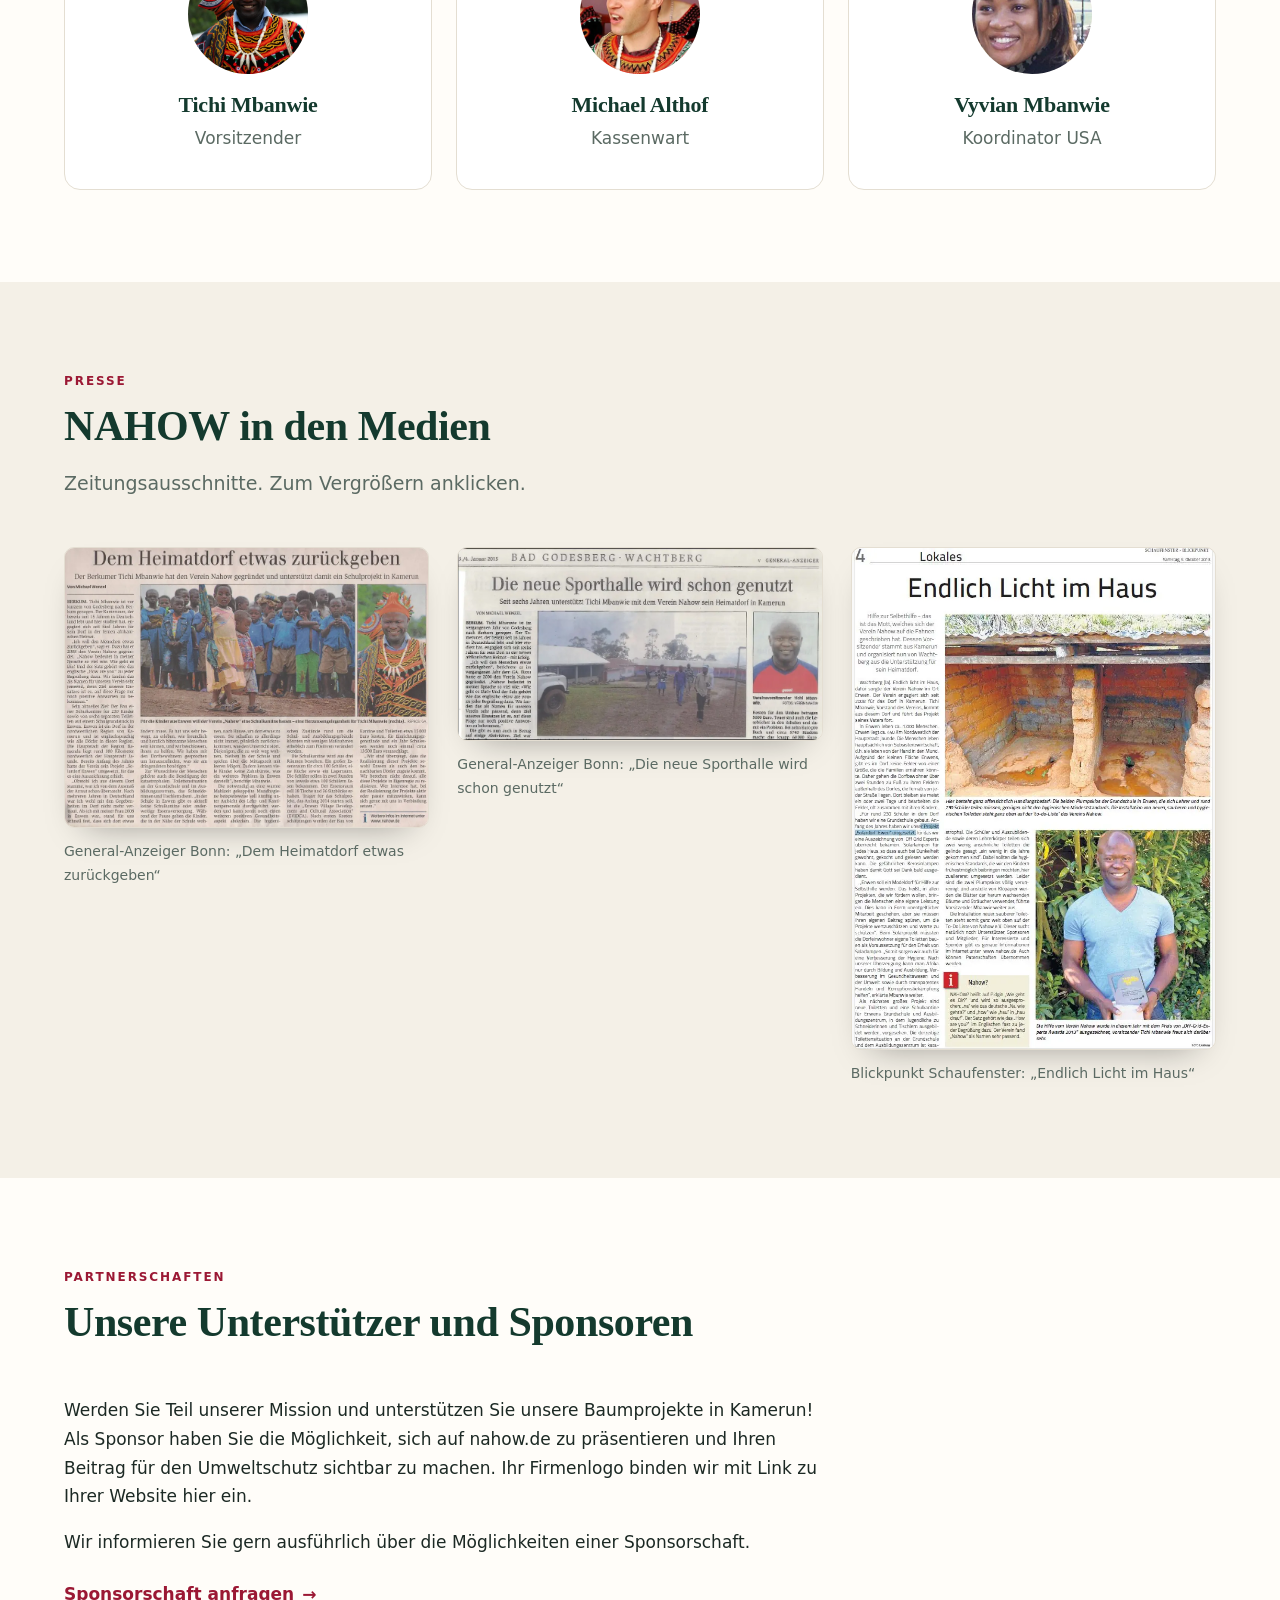
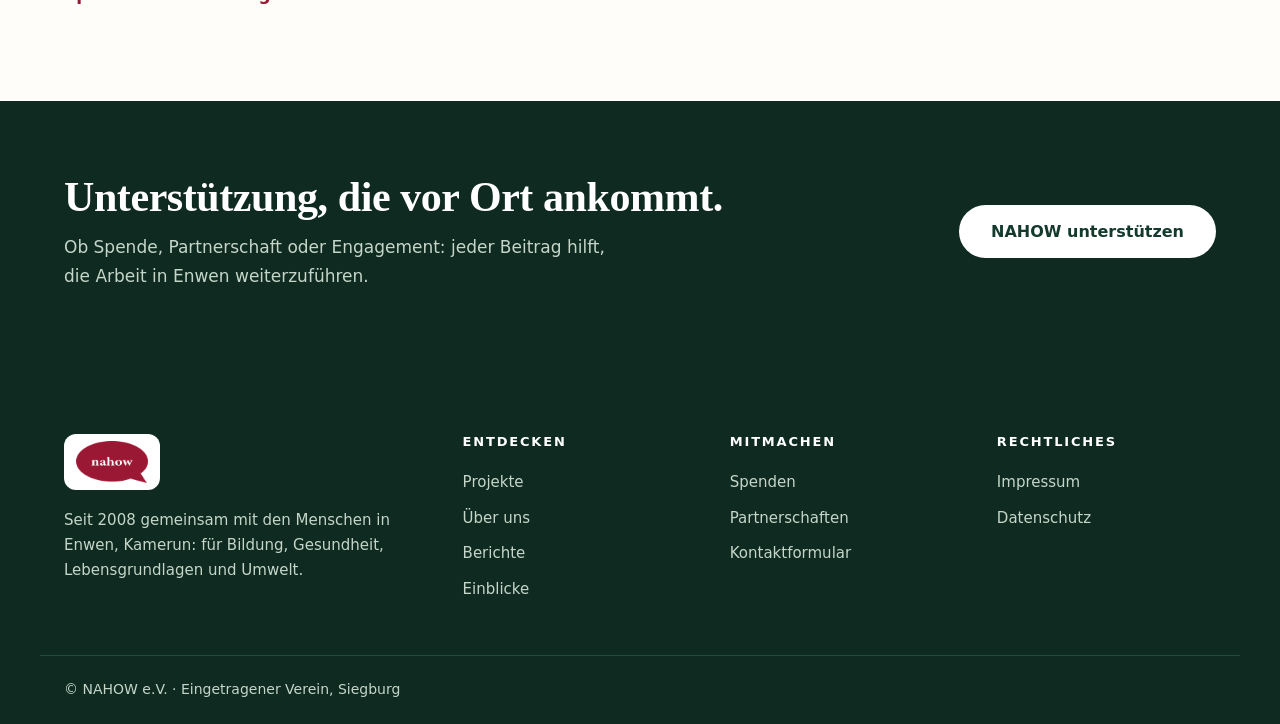
<file: ueber-uns/index.html>
<!doctype html><html lang="de"><head><meta charset="utf-8"><meta name="viewport" content="width=device-width,initial-scale=1"><meta name="theme-color" content="#143a2e"><meta name="description" content="Die Geschichte, die Werte und das Team von NAHOW e.V."><link rel="canonical" href="https://nahow.de/ueber-uns/"><link rel="icon" href="/assets/brand/nahow-logo.png"><link rel="stylesheet" href="/assets/site.css?v=24061365"><title>Über NAHOW | NAHOW e.V.</title><script>document.documentElement.className="js"</script></head><body><a href="#inhalt" class="skip">Zum Inhalt springen</a><header class="site-header"><div class="bar"><a class="brand" href="/" aria-label="NAHOW e.V. Startseite"><img class="brand-logo" src="/assets/brand/nahow-logo.png" width="193" height="112" alt=""><span class="brand-copy"><strong>NAHOW e.V.</strong><small>Gemeinsam vor Ort</small></span></a><button class="menu-toggle" aria-label="Menü öffnen" aria-expanded="false" aria-controls="main-nav"><span></span><span></span><span></span></button><nav class="nav" id="main-nav" aria-label="Hauptnavigation"><a href="/">Startseite</a><a href="/projekte/">Projekte</a><a href="/ueber-uns/" class=active aria-current=page>Über uns</a><a href="/berichte/">Berichte</a><a href="/einblicke/">Einblicke</a><a href="/kontakt/">Kontakt</a><a class="nav-cta" href="/unterstuetzen/">Spenden</a></nav></div></header><main id="inhalt"><section class="page-head"><div class="wrap"><span class="eyebrow">Über uns</span><h1>Verwurzelt in Enwen.</h1><p class="lead">NAHOW e.V. verbindet langfristiges Engagement mit der Zusammenarbeit vor Ort.</p></div></section><section class="banner"><img class="" src="/assets/web/DSC_0554_Enwen-scaled.webp" width="960" height="638" alt="Das NAHOW-Team nach einem Fußballspiel in Enwen" loading="lazy" decoding="async"></section><section class="section "><div class="wrap"><div class="sec-head reveal"><span class="eyebrow">Geschichte</span><h2>Aus einer Reise wurde eine Aufgabe.</h2></div><div class="prose two-col reveal"><p>Die Geschichte von NAHOW begann mit einer einfachen Idee und dem Wunsch, in benachteiligten Gemeinschaften etwas zu bewegen. Unser Gründer Tichi Mbanwie wollte Menschen helfen, ein besseres Leben zu führen und dabei die Umwelt zu schützen.</p><p>Die Inspiration kam auf einer Reise nach Kamerun, in das Dorf Enwen. Dort sah er aus erster Hand die Herausforderungen der Gemeinschaft: Armut, mangelnde Bildung und Umweltprobleme.</p><p>Im September 2008 wurde der Verein gegründet. Im Laufe der Jahre kamen weitere Unterstützer und Freiwillige hinzu, und die Projekte erweiterten sich auf Bildung, Gesundheit und Umwelt.</p><p>Heute konzentrieren wir uns auf die Aufforstung von Enwen und die Förderung effizienter Kocher. Mit unserem aktuellen Projekt streben wir an, 1.000.000 Bäume zu pflanzen.</p></div></div></section><section class="section tint"><div class="wrap"><div class="sec-head reveal"><span class="eyebrow">Mission und Werte</span><h2>Was uns leitet.</h2></div><div class="values">
<div class="reveal"><h3>Bildung &amp; Gesundheit</h3><p>Unsere bisherigen Aktivitäten konzentrierten sich auf die Unterstützung von Bildung und Gesundheit. Wir haben Bildungsprogramme umgesetzt und die Lebensbedingungen vieler Menschen verbessert.</p></div>
<div class="reveal"><h3>Umweltschutz</h3><p>Nun setzen wir einen neuen Schwerpunkt: Aufforstung, effiziente Kocher und Biogas sollen den Holzverbrauch senken und die Gesundheit der Gemeinschaften verbessern.</p></div>
<div class="reveal"><h3>Gemeinsam vor Ort</h3><p>Wir arbeiten eng mit den Dorfbewohnern zusammen und entwickeln Lösungen, die zu ihren Bedürfnissen passen und langfristig tragen.</p></div></div></div></section><section class="section tint"><div class="wrap"><div class="sec-head reveal"><span class="eyebrow">Kultur</span><h2>Enwen: Menschen und Traditionen</h2><p class="lead">Festliche Kleidung und Kopfbedeckungen gehören zum Alltag und zu den Feiern im Dorf. Zum Vergrößern anklicken.</p></div><div class="strip"><figure class="reveal wide"><img class="wide" src="/assets/web/DSC_0723_Enwen-scaled.webp" width="960" height="638" alt="Gruppenbild in traditioneller Festkleidung in Enwen" loading="lazy" decoding="async" data-full="/assets/web/lg/DSC_0723_Enwen-scaled.webp"></figure><figure class="reveal"><img class="" src="/assets/web/DSC_0477_Enwen.webp" width="960" height="1143" alt="Traditionelle Kleidung und Kopfbedeckung in Enwen" loading="lazy" decoding="async" data-full="/assets/web/lg/DSC_0477_Enwen.webp"></figure></div></div></section><section class="section "><div class="wrap"><div class="sec-head reveal"><span class="eyebrow">Menschen hinter NAHOW</span><h2>Das Team</h2></div><div class="team"><article class="member reveal"><span class="member-photo"><img class="" src="/assets/web/DSC_0468_Enwen.webp" width="778" height="1162" alt="Porträt von Tichi Mbanwie" loading="lazy" decoding="async"></span><h3>Tichi Mbanwie</h3><p>Vorsitzender</p></article><article class="member reveal"><span class="member-photo"><img class="" src="/assets/web/althof.webp" width="700" height="516" alt="Porträt von Michael Althof" loading="lazy" decoding="async"></span><h3>Michael Althof</h3><p>Kassenwart</p></article><article class="member reveal"><span class="member-photo"><img class="" src="/assets/web/vyvian.webp" width="500" height="368" alt="Porträt von Vyvian Mbanwie" loading="lazy" decoding="async"></span><h3>Vyvian Mbanwie</h3><p>Koordinator USA</p></article></div></div></section><section class="section tint"><div class="wrap"><div class="sec-head reveal"><span class="eyebrow">Presse</span><h2>NAHOW in den Medien</h2><p class="lead">Zeitungsausschnitte. Zum Vergrößern anklicken.</p></div><div class="press"><figure class="reveal"><img class="" src="/assets/web/Generalanzeiger-Bonn-002_Enwen.webp" width="960" height="737" alt="Zeitungsartikel: Dem Heimatdorf etwas zurückgeben" loading="lazy" decoding="async" data-full="/assets/web/lg/Generalanzeiger-Bonn-002_Enwen.webp"><figcaption>General-Anzeiger Bonn: „Dem Heimatdorf etwas zurückgeben“</figcaption></figure><figure class="reveal"><img class="" src="/assets/web/Nahow_Presse_Generalanzeiger_Bonn.webp" width="960" height="507" alt="Zeitungsartikel: Die neue Sporthalle wird schon genutzt" loading="lazy" decoding="async" data-full="/assets/web/lg/Nahow_Presse_Generalanzeiger_Bonn.webp"><figcaption>General-Anzeiger Bonn: „Die neue Sporthalle wird schon genutzt“</figcaption></figure><figure class="reveal"><img class="" src="/assets/web/Nahow_Presse_Blickpunkt_Schaufenster.webp" width="694" height="957" alt="Zeitungsartikel: Endlich Licht im Haus" loading="lazy" decoding="async" data-full="/assets/web/lg/Nahow_Presse_Blickpunkt_Schaufenster.webp"><figcaption>Blickpunkt Schaufenster: „Endlich Licht im Haus“</figcaption></figure></div></div></section><section id="partner" class="section "><div class="wrap"><div class="sec-head reveal"><span class="eyebrow">Partnerschaften</span><h2>Unsere Unterstützer und Sponsoren</h2></div><div class="prose narrow reveal"><p>Werden Sie Teil unserer Mission und unterstützen Sie unsere Baumprojekte in Kamerun! Als Sponsor haben Sie die Möglichkeit, sich auf nahow.de zu präsentieren und Ihren Beitrag für den Umweltschutz sichtbar zu machen. Ihr Firmenlogo binden wir mit Link zu Ihrer Website hier ein.</p><p>Wir informieren Sie gern ausführlich über die Möglichkeiten einer Sponsorschaft.</p><a class="link-arrow" href="/kontakt/">Sponsorschaft anfragen<span aria-hidden="true">→</span></a></div></div></section><section class="cta"><div class="wrap cta-flex"><div><h2>Unterstützung, die vor Ort ankommt.</h2><p>Ob Spende, Partnerschaft oder Engagement: jeder Beitrag hilft, die Arbeit in Enwen weiterzuführen.</p></div><a class="btn btn-light" href="/unterstuetzen/">NAHOW unterstützen</a></div></section></main><footer class="footer"><div class="foot-grid"><div class="foot-brand"><img src="/assets/brand/nahow-logo.png" width="193" height="112" alt="nahow" loading="lazy"><p>Seit 2008 gemeinsam mit den Menschen in Enwen, Kamerun: für Bildung, Gesundheit, Lebensgrundlagen und Umwelt.</p></div><div><h4>Entdecken</h4><a href="/projekte/">Projekte</a><a href="/ueber-uns/">Über uns</a><a href="/berichte/">Berichte</a><a href="/einblicke/">Einblicke</a></div><div><h4>Mitmachen</h4><a href="/unterstuetzen/">Spenden</a><a href="/ueber-uns/#partner">Partnerschaften</a><a href="/kontakt/">Kontaktformular</a></div><div><h4>Rechtliches</h4><a href="/impressum/">Impressum</a><a href="/datenschutz/">Datenschutz</a></div></div><div class="foot-bottom"><span>© NAHOW e.V. · Eingetragener Verein, Siegburg</span></div></footer><dialog class="lightbox" aria-label="Bildansicht"><button class="lb-close" aria-label="Schließen">×</button><img alt=""></dialog><script src="/assets/site.js?v=e69e48d7" defer></script></body></html>
</file>
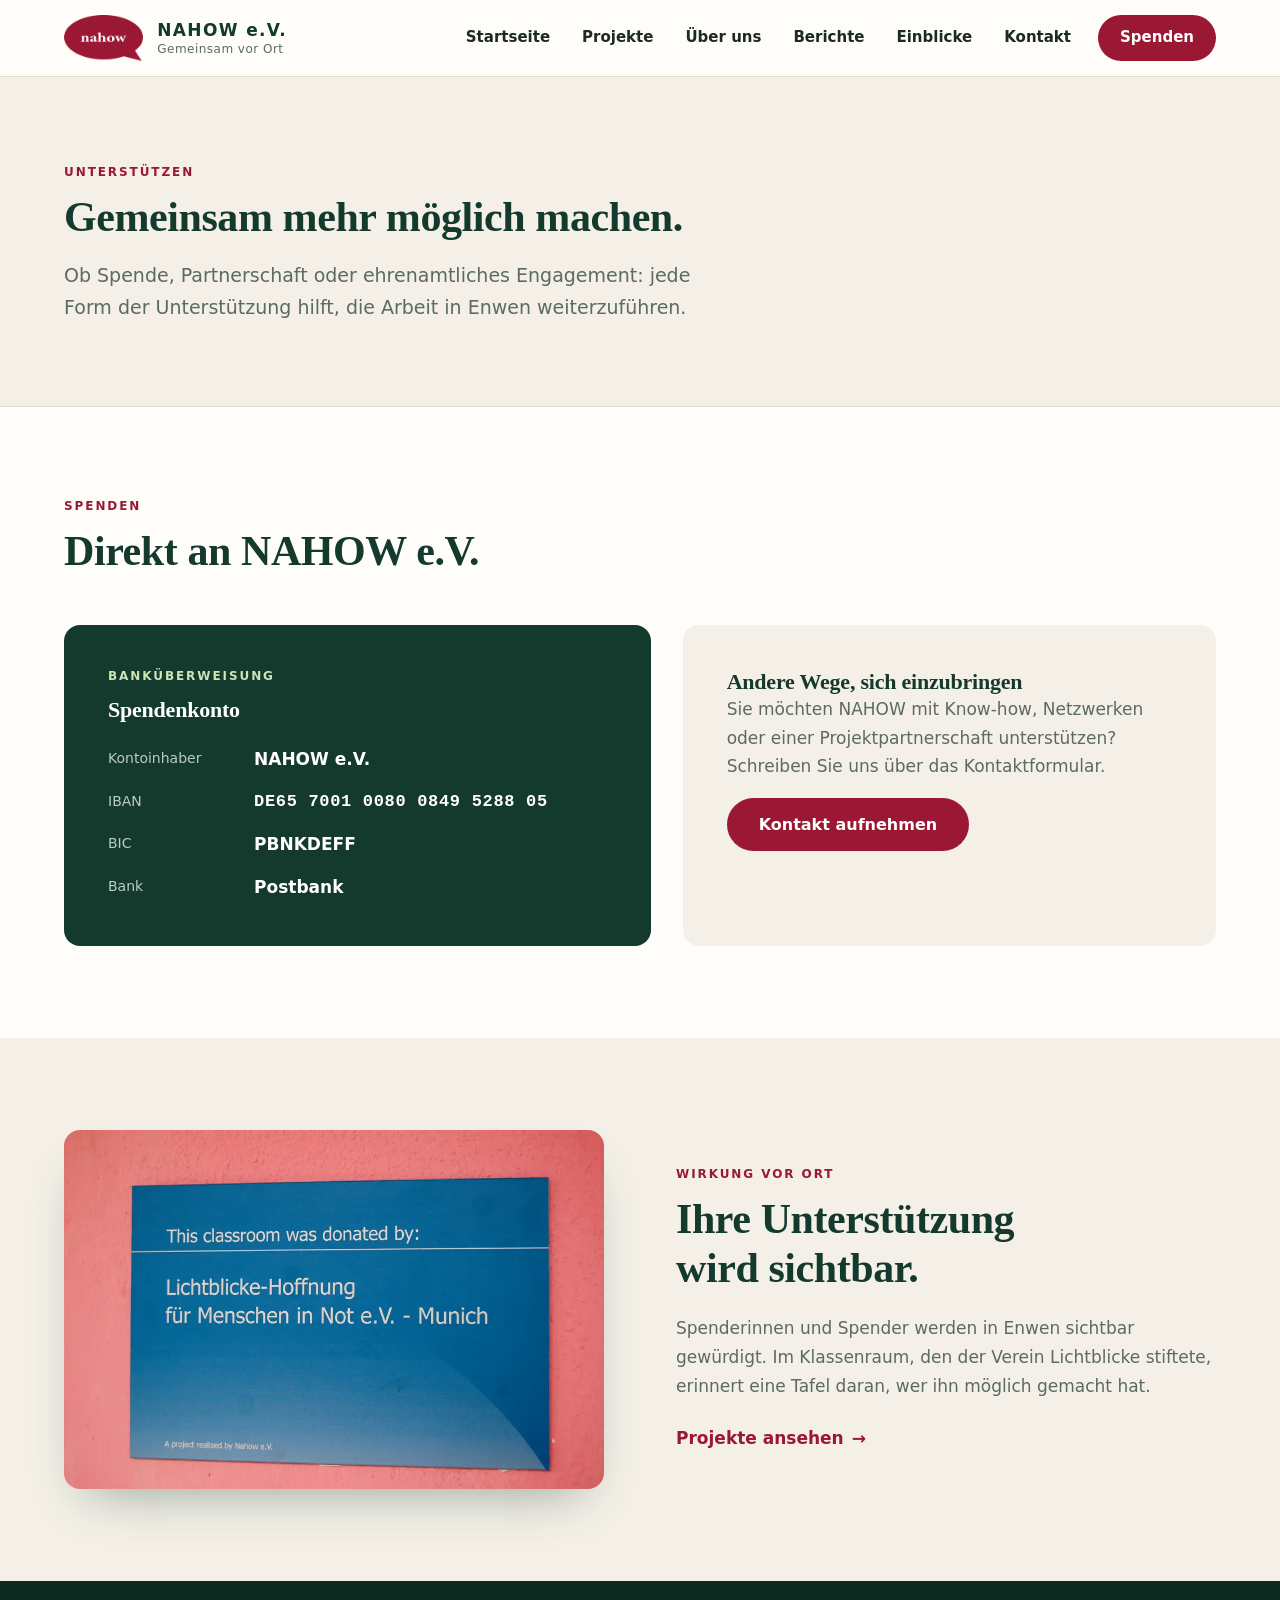
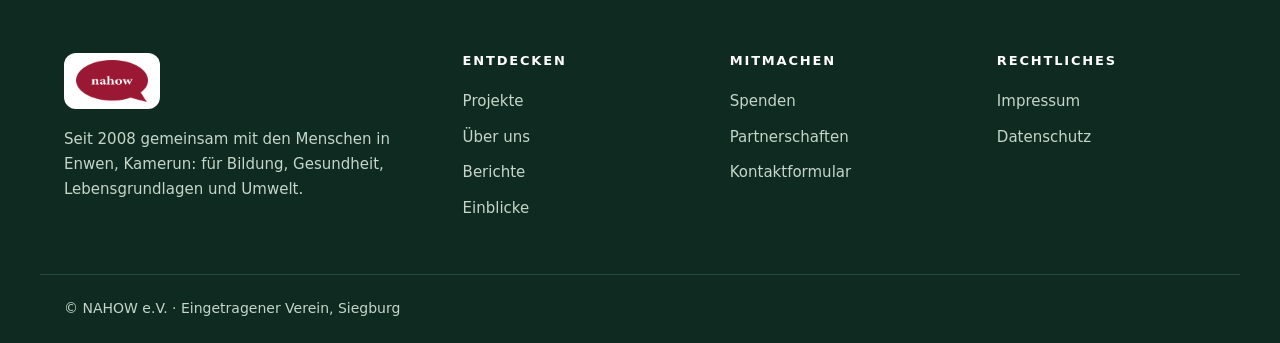
<file: unterstuetzen/index.html>
<!doctype html><html lang="de"><head><meta charset="utf-8"><meta name="viewport" content="width=device-width,initial-scale=1"><meta name="theme-color" content="#143a2e"><meta name="description" content="NAHOW e.V. unterstützen: Spendenkonto, Partnerschaft und Engagement."><link rel="canonical" href="https://nahow.de/unterstuetzen/"><link rel="icon" href="/assets/brand/nahow-logo.png"><link rel="stylesheet" href="/assets/site.css?v=24061365"><title>Unterstützen und spenden | NAHOW e.V.</title><script>document.documentElement.className="js"</script></head><body><a href="#inhalt" class="skip">Zum Inhalt springen</a><header class="site-header"><div class="bar"><a class="brand" href="/" aria-label="NAHOW e.V. Startseite"><img class="brand-logo" src="/assets/brand/nahow-logo.png" width="193" height="112" alt=""><span class="brand-copy"><strong>NAHOW e.V.</strong><small>Gemeinsam vor Ort</small></span></a><button class="menu-toggle" aria-label="Menü öffnen" aria-expanded="false" aria-controls="main-nav"><span></span><span></span><span></span></button><nav class="nav" id="main-nav" aria-label="Hauptnavigation"><a href="/">Startseite</a><a href="/projekte/">Projekte</a><a href="/ueber-uns/">Über uns</a><a href="/berichte/">Berichte</a><a href="/einblicke/">Einblicke</a><a href="/kontakt/">Kontakt</a><a class="nav-cta" href="/unterstuetzen/">Spenden</a></nav></div></header><main id="inhalt"><section class="page-head"><div class="wrap"><span class="eyebrow">Unterstützen</span><h1>Gemeinsam mehr möglich machen.</h1><p class="lead">Ob Spende, Partnerschaft oder ehrenamtliches Engagement: jede Form der Unterstützung hilft, die Arbeit in Enwen weiterzuführen.</p></div></section><section class="section "><div class="wrap"><div class="sec-head reveal"><span class="eyebrow">Spenden</span><h2>Direkt an NAHOW e.V.</h2></div><div class="donate-grid"><div class="bank reveal"><span class="eyebrow">Banküberweisung</span><h3>Spendenkonto</h3><dl><dt>Kontoinhaber</dt><dd>NAHOW e.V.</dd><dt>IBAN</dt><dd class="mono">DE65 7001 0080 0849 5288 05</dd><dt>BIC</dt><dd>PBNKDEFF</dd><dt>Bank</dt><dd>Postbank</dd></dl></div><div class="donate-side reveal"><h3>Andere Wege, sich einzubringen</h3><p>Sie möchten NAHOW mit Know-how, Netzwerken oder einer Projektpartnerschaft unterstützen? Schreiben Sie uns über das Kontaktformular.</p><a class="btn btn-crimson" href="/kontakt/">Kontakt aufnehmen</a></div></div></div></section><section class="section tint"><div class="wrap split"><div class="split-photo reveal"><img class="" src="/assets/web/Nahow_Spenden-scaled.webp" width="960" height="638" alt="Gedenktafel im gestifteten Klassenraum in Enwen" loading="lazy" decoding="async" data-full="/assets/web/lg/Nahow_Spenden-scaled.webp"></div><div class="split-text reveal"><span class="eyebrow">Wirkung vor Ort</span><h2>Ihre Unterstützung wird sichtbar.</h2><p>Spenderinnen und Spender werden in Enwen sichtbar gewürdigt. Im Klassenraum, den der Verein Lichtblicke stiftete, erinnert eine Tafel daran, wer ihn möglich gemacht hat.</p><a class="link-arrow" href="/projekte/">Projekte ansehen<span aria-hidden="true">→</span></a></div></div></section></main><footer class="footer"><div class="foot-grid"><div class="foot-brand"><img src="/assets/brand/nahow-logo.png" width="193" height="112" alt="nahow" loading="lazy"><p>Seit 2008 gemeinsam mit den Menschen in Enwen, Kamerun: für Bildung, Gesundheit, Lebensgrundlagen und Umwelt.</p></div><div><h4>Entdecken</h4><a href="/projekte/">Projekte</a><a href="/ueber-uns/">Über uns</a><a href="/berichte/">Berichte</a><a href="/einblicke/">Einblicke</a></div><div><h4>Mitmachen</h4><a href="/unterstuetzen/">Spenden</a><a href="/ueber-uns/#partner">Partnerschaften</a><a href="/kontakt/">Kontaktformular</a></div><div><h4>Rechtliches</h4><a href="/impressum/">Impressum</a><a href="/datenschutz/">Datenschutz</a></div></div><div class="foot-bottom"><span>© NAHOW e.V. · Eingetragener Verein, Siegburg</span></div></footer><dialog class="lightbox" aria-label="Bildansicht"><button class="lb-close" aria-label="Schließen">×</button><img alt=""></dialog><script src="/assets/site.js?v=e69e48d7" defer></script></body></html>
</file>
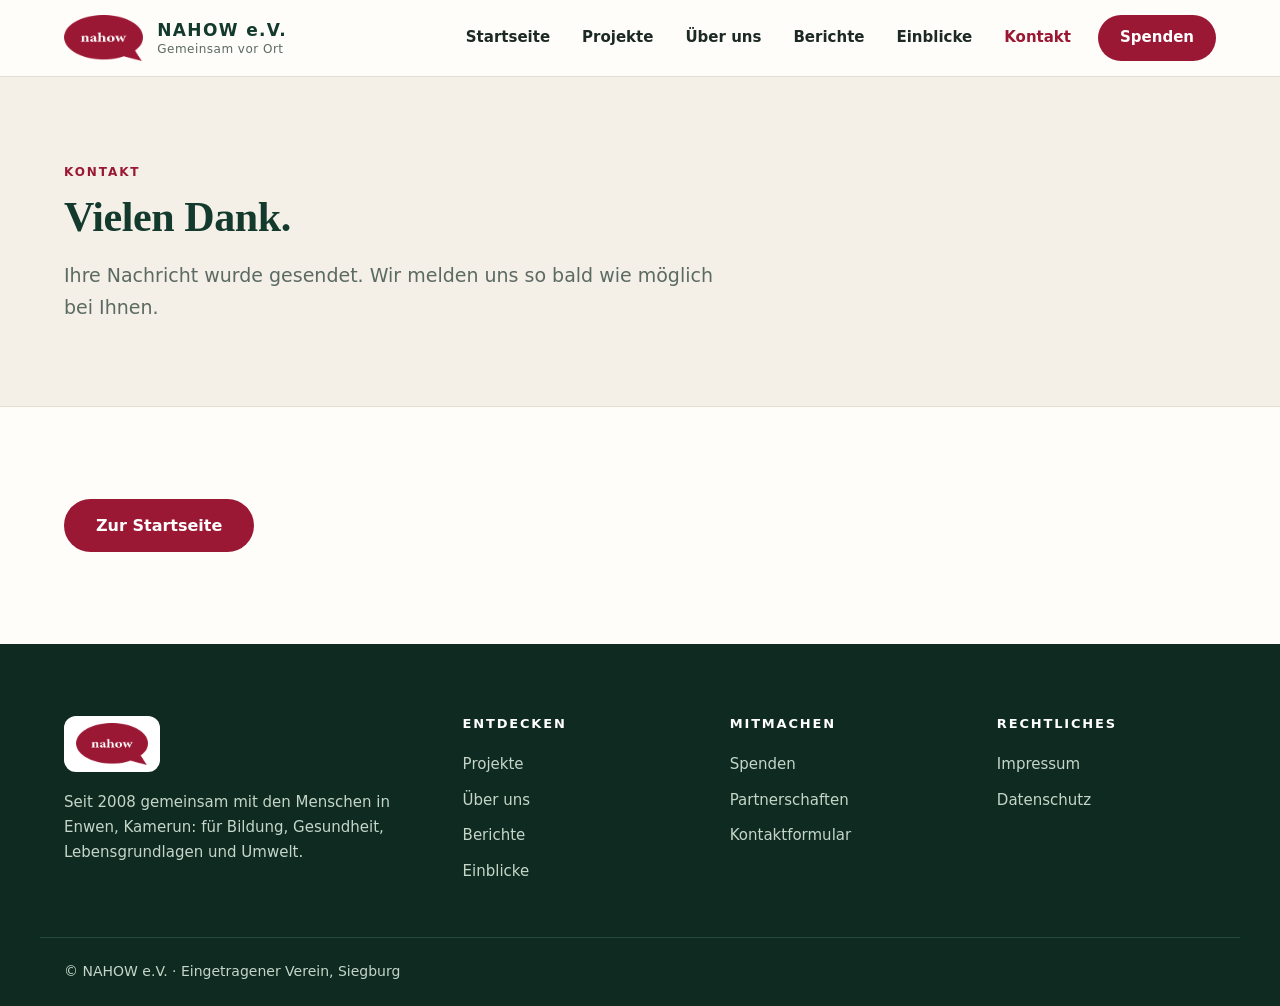
<file: kontakt/danke/index.html>
<!doctype html><html lang="de"><head><meta charset="utf-8"><meta name="viewport" content="width=device-width,initial-scale=1"><meta name="theme-color" content="#143a2e"><meta name="description" content="Ihre Nachricht an NAHOW e.V. wurde gesendet."><link rel="canonical" href="https://nahow.de/kontakt/"><link rel="icon" href="/assets/brand/nahow-logo.png"><link rel="stylesheet" href="/assets/site.css?v=24061365"><title>Nachricht gesendet | NAHOW e.V.</title><script>document.documentElement.className="js"</script></head><body><a href="#inhalt" class="skip">Zum Inhalt springen</a><header class="site-header"><div class="bar"><a class="brand" href="/" aria-label="NAHOW e.V. Startseite"><img class="brand-logo" src="/assets/brand/nahow-logo.png" width="193" height="112" alt=""><span class="brand-copy"><strong>NAHOW e.V.</strong><small>Gemeinsam vor Ort</small></span></a><button class="menu-toggle" aria-label="Menü öffnen" aria-expanded="false" aria-controls="main-nav"><span></span><span></span><span></span></button><nav class="nav" id="main-nav" aria-label="Hauptnavigation"><a href="/">Startseite</a><a href="/projekte/">Projekte</a><a href="/ueber-uns/">Über uns</a><a href="/berichte/">Berichte</a><a href="/einblicke/">Einblicke</a><a href="/kontakt/" class=active aria-current=page>Kontakt</a><a class="nav-cta" href="/unterstuetzen/">Spenden</a></nav></div></header><main id="inhalt"><section class="page-head"><div class="wrap"><span class="eyebrow">Kontakt</span><h1>Vielen Dank.</h1><p class="lead">Ihre Nachricht wurde gesendet. Wir melden uns so bald wie möglich bei Ihnen.</p></div></section><section class="section"><div class="wrap"><a class="btn btn-crimson" href="/">Zur Startseite</a></div></section></main><footer class="footer"><div class="foot-grid"><div class="foot-brand"><img src="/assets/brand/nahow-logo.png" width="193" height="112" alt="nahow" loading="lazy"><p>Seit 2008 gemeinsam mit den Menschen in Enwen, Kamerun: für Bildung, Gesundheit, Lebensgrundlagen und Umwelt.</p></div><div><h4>Entdecken</h4><a href="/projekte/">Projekte</a><a href="/ueber-uns/">Über uns</a><a href="/berichte/">Berichte</a><a href="/einblicke/">Einblicke</a></div><div><h4>Mitmachen</h4><a href="/unterstuetzen/">Spenden</a><a href="/ueber-uns/#partner">Partnerschaften</a><a href="/kontakt/">Kontaktformular</a></div><div><h4>Rechtliches</h4><a href="/impressum/">Impressum</a><a href="/datenschutz/">Datenschutz</a></div></div><div class="foot-bottom"><span>© NAHOW e.V. · Eingetragener Verein, Siegburg</span></div></footer><dialog class="lightbox" aria-label="Bildansicht"><button class="lb-close" aria-label="Schließen">×</button><img alt=""></dialog><script src="/assets/site.js?v=e69e48d7" defer></script></body></html>
</file>
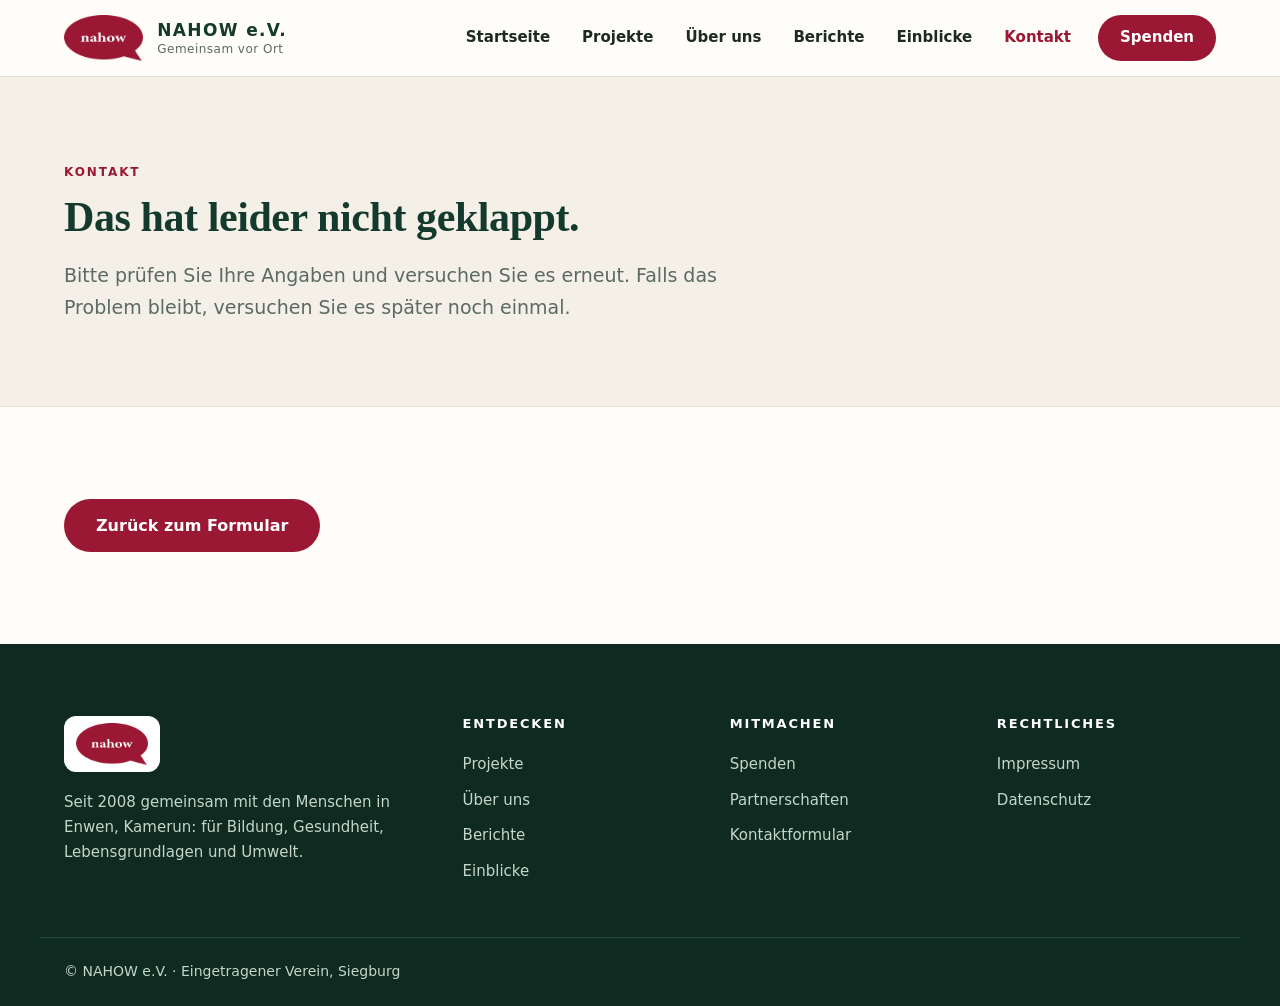
<file: kontakt/fehler/index.html>
<!doctype html><html lang="de"><head><meta charset="utf-8"><meta name="viewport" content="width=device-width,initial-scale=1"><meta name="theme-color" content="#143a2e"><meta name="description" content="Die Nachricht konnte nicht gesendet werden."><link rel="canonical" href="https://nahow.de/kontakt/"><link rel="icon" href="/assets/brand/nahow-logo.png"><link rel="stylesheet" href="/assets/site.css?v=24061365"><title>Nachricht nicht gesendet | NAHOW e.V.</title><script>document.documentElement.className="js"</script></head><body><a href="#inhalt" class="skip">Zum Inhalt springen</a><header class="site-header"><div class="bar"><a class="brand" href="/" aria-label="NAHOW e.V. Startseite"><img class="brand-logo" src="/assets/brand/nahow-logo.png" width="193" height="112" alt=""><span class="brand-copy"><strong>NAHOW e.V.</strong><small>Gemeinsam vor Ort</small></span></a><button class="menu-toggle" aria-label="Menü öffnen" aria-expanded="false" aria-controls="main-nav"><span></span><span></span><span></span></button><nav class="nav" id="main-nav" aria-label="Hauptnavigation"><a href="/">Startseite</a><a href="/projekte/">Projekte</a><a href="/ueber-uns/">Über uns</a><a href="/berichte/">Berichte</a><a href="/einblicke/">Einblicke</a><a href="/kontakt/" class=active aria-current=page>Kontakt</a><a class="nav-cta" href="/unterstuetzen/">Spenden</a></nav></div></header><main id="inhalt"><section class="page-head"><div class="wrap"><span class="eyebrow">Kontakt</span><h1>Das hat leider nicht geklappt.</h1><p class="lead">Bitte prüfen Sie Ihre Angaben und versuchen Sie es erneut. Falls das Problem bleibt, versuchen Sie es später noch einmal.</p></div></section><section class="section"><div class="wrap"><a class="btn btn-crimson" href="/kontakt/">Zurück zum Formular</a></div></section></main><footer class="footer"><div class="foot-grid"><div class="foot-brand"><img src="/assets/brand/nahow-logo.png" width="193" height="112" alt="nahow" loading="lazy"><p>Seit 2008 gemeinsam mit den Menschen in Enwen, Kamerun: für Bildung, Gesundheit, Lebensgrundlagen und Umwelt.</p></div><div><h4>Entdecken</h4><a href="/projekte/">Projekte</a><a href="/ueber-uns/">Über uns</a><a href="/berichte/">Berichte</a><a href="/einblicke/">Einblicke</a></div><div><h4>Mitmachen</h4><a href="/unterstuetzen/">Spenden</a><a href="/ueber-uns/#partner">Partnerschaften</a><a href="/kontakt/">Kontaktformular</a></div><div><h4>Rechtliches</h4><a href="/impressum/">Impressum</a><a href="/datenschutz/">Datenschutz</a></div></div><div class="foot-bottom"><span>© NAHOW e.V. · Eingetragener Verein, Siegburg</span></div></footer><dialog class="lightbox" aria-label="Bildansicht"><button class="lb-close" aria-label="Schließen">×</button><img alt=""></dialog><script src="/assets/site.js?v=e69e48d7" defer></script></body></html>
</file>
<file: assets/site.css>
:root{--crimson:#9b1834;--crimson-d:#7c1228;--pine:#143a2e;--pine-d:#0e2a21;--leaf:#cfe3b5;--paper:#fffdf9;--tint:#f4f0e7;--ink:#1c2924;--muted:#5b6a63;--line:#e4ded2;--serif:"Iowan Old Style","Palatino Linotype",Palatino,"Book Antiqua",Georgia,serif;--sans:system-ui,-apple-system,"Segoe UI",Roboto,"Helvetica Neue",Arial,sans-serif;--h2:clamp(28px,3.4vw,42px);--r:16px;--hdr:76px}
*{box-sizing:border-box}html{scroll-behavior:smooth;scroll-padding-top:calc(var(--hdr) + 16px)}
body{margin:0;font:17px/1.7 var(--sans);color:var(--ink);background:var(--paper);-webkit-font-smoothing:antialiased}
img{max-width:100%;height:auto;display:block}a{color:inherit}
h1,h2,h3,h4{font-family:var(--serif);font-weight:600;line-height:1.18;margin:0;color:var(--pine);letter-spacing:-.01em}
h1,h2{font-size:var(--h2);text-wrap:balance}h3{font-size:22px}
p{margin:0 0 1em}
.wrap{max-width:1200px;margin:0 auto;padding:0 24px}
.skip{position:absolute;left:-999px;top:8px;background:var(--pine);color:#fff;padding:10px 16px;border-radius:8px;z-index:100}.skip:focus{left:8px}
:focus-visible{outline:3px solid var(--crimson);outline-offset:3px;border-radius:4px}

/* header */
.site-header{position:sticky;top:0;z-index:50;background:rgba(255,253,249,.94);backdrop-filter:saturate(1.4) blur(10px);border-bottom:1px solid var(--line)}
.bar{max-width:1200px;margin:0 auto;padding:0 24px;height:var(--hdr);display:flex;align-items:center;justify-content:space-between;gap:24px}
.brand{display:flex;align-items:center;gap:14px;text-decoration:none}
.brand-logo{height:46px;width:auto}
.brand-copy{display:flex;flex-direction:column;line-height:1.15}
.brand-copy strong{font:800 17px var(--sans);letter-spacing:.08em;color:var(--pine)}
.brand-copy small{font-size:12px;color:var(--muted);letter-spacing:.04em;margin-top:3px}
.nav{display:flex;align-items:center;gap:6px}
.nav a{text-decoration:none;font-size:15px;font-weight:600;padding:9px 13px;border-radius:999px;color:var(--ink);transition:background .2s,color .2s}
.nav a:hover{background:var(--tint)}
.nav a.active{color:var(--crimson)}
.nav a.nav-cta{background:var(--crimson);color:#fff;margin-left:8px;padding:10px 22px}
.nav a.nav-cta:hover{background:var(--crimson-d)}
.menu-toggle{display:none;background:none;border:0;width:44px;height:44px;border-radius:10px;cursor:pointer;flex-direction:column;justify-content:center;align-items:center;gap:5px}
.menu-toggle span{display:block;width:22px;height:2px;background:var(--pine);border-radius:2px;transition:transform .25s,opacity .25s}
.menu-toggle[aria-expanded=true] span:nth-child(1){transform:translateY(7px) rotate(45deg)}
.menu-toggle[aria-expanded=true] span:nth-child(2){opacity:0}
.menu-toggle[aria-expanded=true] span:nth-child(3){transform:translateY(-7px) rotate(-45deg)}

/* buttons, links */
.btn{display:inline-flex;align-items:center;justify-content:center;gap:8px;padding:15px 30px;border-radius:999px;font:700 16px var(--sans);text-decoration:none;border:2px solid transparent;cursor:pointer;transition:background .2s,transform .2s,color .2s,border-color .2s}
.btn:hover{transform:translateY(-2px)}
.btn-crimson{background:var(--crimson);color:#fff}.btn-crimson:hover{background:var(--crimson-d)}
.btn-ghost{border-color:rgba(255,255,255,.55);color:#fff}.btn-ghost:hover{background:#fff;color:var(--pine)}
.btn-light{background:#fff;color:var(--pine)}.btn-light:hover{background:var(--leaf)}
.link-arrow{display:inline-flex;align-items:center;gap:8px;color:var(--crimson);font-weight:700;text-decoration:none;margin-top:6px}
.link-arrow span{transition:transform .2s}.link-arrow:hover span{transform:translateX(4px)}
.link-arrow small{color:var(--muted);font-weight:500}
.eyebrow{display:block;font:700 12px var(--sans);letter-spacing:.16em;text-transform:uppercase;color:var(--crimson);margin-bottom:14px}
.eyebrow.light{color:var(--leaf)}
.lead{font-size:19px;color:var(--muted);max-width:680px;margin-top:16px}

/* hero */
.hero{display:grid;grid-template-columns:minmax(0,1fr) minmax(0,1.1fr);background:var(--pine);min-height:min(640px,calc(100vh - var(--hdr)));color:#fff}
.hero-text{padding:72px 56px 72px max(24px,calc((100vw - 1200px)/2 + 24px));display:flex;flex-direction:column;justify-content:center;align-items:flex-start}
.hero h1{color:#fff;margin-bottom:22px;max-width:520px}
.hero p{font-size:18px;color:#d8e4da;max-width:500px;margin-bottom:32px}
.actions{display:flex;gap:14px;flex-wrap:wrap}
.hero-photo{position:relative;overflow:hidden;min-height:340px}
.hero-photo img{position:absolute;inset:0;width:100%;height:100%;object-fit:cover;object-position:50% 38%}
.hero-photo::after{content:"";position:absolute;inset:0;background:linear-gradient(90deg,var(--pine) 0,rgba(20,58,46,0) 24%)}

/* facts */
.facts{background:var(--paper);border-bottom:1px solid var(--line)}
.facts-grid{display:grid;grid-template-columns:repeat(4,1fr);gap:0}
.facts-grid>div{padding:36px 28px;border-left:1px solid var(--line)}
.facts-grid>div:first-child{border-left:0;padding-left:0}
.facts b{display:block;font:600 34px/1.1 var(--serif);color:var(--crimson);margin-bottom:8px}
.facts span{color:var(--muted);font-size:15px;line-height:1.5;display:block}

/* sections */
.section{padding:92px 0}.tint{background:var(--tint)}
.sec-head{max-width:760px;margin-bottom:48px}
.page-head{background:var(--tint);padding:88px 0 64px;border-bottom:1px solid var(--line)}
.page-head h1{max-width:760px}
.pillars{display:grid;grid-template-columns:repeat(3,1fr);gap:24px}
.pillar{background:#fff;border:1px solid var(--line);border-radius:var(--r);padding:36px 32px;text-decoration:none;display:flex;flex-direction:column;gap:6px;transition:transform .25s,box-shadow .25s,border-color .25s}
.pillar:hover{transform:translateY(-6px);box-shadow:0 18px 40px -18px rgba(20,58,46,.35);border-color:var(--crimson)}
.pillar .num{font:600 14px var(--sans);letter-spacing:.14em;color:var(--crimson);margin-bottom:10px}
.pillar p{color:var(--muted);font-size:16px;margin:8px 0 18px}
.pillar .more{margin-top:auto;font-weight:700;color:var(--crimson)}
.split{display:grid;grid-template-columns:1fr 1fr;gap:72px;align-items:center}
.split-photo img{border-radius:var(--r);width:100%;height:auto;box-shadow:0 24px 50px -24px rgba(20,58,46,.45)}
.split-text p{color:var(--muted)}
.split-text h2{margin-bottom:20px}

/* timeline */
.timeline{list-style:none;margin:0;padding:0;position:relative;max-width:820px}
.timeline::before{content:"";position:absolute;left:119px;top:8px;bottom:8px;width:2px;background:var(--line)}
.timeline li{display:grid;grid-template-columns:120px 1fr;gap:0 40px;padding:0 0 38px;position:relative}
.timeline li::before{content:"";position:absolute;left:112px;top:9px;width:16px;height:16px;border-radius:50%;background:var(--paper);border:3px solid var(--crimson)}
.t-year{font:600 24px var(--serif);color:var(--crimson);text-align:right;padding-right:36px;padding-top:0}
.timeline h3{font-size:20px;margin-bottom:6px}
.timeline p{color:var(--muted);margin:0;font-size:16px}
.report-strip{display:flex;align-items:center;justify-content:space-between;gap:32px;background:var(--tint);border-radius:var(--r);padding:36px 40px}
.report-strip p{margin:0;max-width:640px;color:var(--muted)}
.cta{background:var(--pine-d);color:#fff;padding:72px 0}
.cta h2{color:#fff;margin-bottom:10px}.cta p{color:#c5d6c9;margin:0;max-width:560px}
.cta-flex{display:flex;align-items:center;justify-content:space-between;gap:32px}

/* projects */
.subnav{background:var(--paper);border-bottom:1px solid var(--line);position:sticky;top:var(--hdr);z-index:20}
.subnav .wrap{display:flex;gap:8px;overflow-x:auto;padding-top:12px;padding-bottom:12px}
.subnav a{white-space:nowrap;text-decoration:none;font-weight:600;font-size:15px;padding:8px 18px;border-radius:999px;border:1px solid var(--line);color:var(--pine)}
.subnav a:hover{border-color:var(--crimson);color:var(--crimson)}
.project{display:grid;grid-template-columns:1fr 1fr;gap:64px;align-items:center;margin-bottom:84px}
.project:last-child{margin-bottom:0}
.project.reverse .p-photo{order:2}
.p-photo img{width:100%;aspect-ratio:4/3;object-fit:cover;object-position:center 30%;border-radius:var(--r);box-shadow:0 24px 50px -26px rgba(20,58,46,.5)}
.p-plain{aspect-ratio:4/3;border-radius:var(--r);background:linear-gradient(140deg,var(--pine),#235a46);display:grid;place-items:center}
.p-plain span{font:600 clamp(40px,6vw,72px) var(--serif);color:var(--leaf);opacity:.9}
.p-meta{display:flex;align-items:center;gap:12px;margin-bottom:14px;color:var(--muted);font-size:14px;font-weight:600}
.badge{display:inline-block;padding:4px 12px;border-radius:999px;background:#ece7da;color:var(--pine);font-size:12px;letter-spacing:.06em;text-transform:uppercase;font-weight:700}
.badge.live{background:var(--leaf)}
.p-body h3{font-size:clamp(24px,2.4vw,30px);margin-bottom:16px}
.p-body p{color:var(--muted)}
.chips{list-style:none;display:flex;flex-wrap:wrap;gap:8px;padding:0;margin:20px 0 14px}
.chips li{border:1px solid var(--line);background:#fff;border-radius:999px;padding:6px 14px;font-size:14px;color:var(--muted)}
.chips b{color:var(--pine)}
.notice{margin-top:72px;background:#fff;border:1px solid var(--line);border-left:5px solid var(--crimson);border-radius:12px;padding:28px 32px;max-width:860px}
.notice h3{font-size:20px;margin-bottom:8px}.notice p{margin:0;color:var(--muted);font-size:16px}

/* about */
.banner img{width:100%;height:clamp(260px,38vw,460px);object-fit:cover;object-position:center 40%}
.prose{max-width:70ch}.prose p{color:var(--ink)}.prose h3{margin:1.6em 0 .5em;font-size:20px}
.prose.narrow{max-width:760px}
.prose.two-col{max-width:none;columns:2;column-gap:64px}.prose.two-col p{break-inside:avoid-column}
.values{display:grid;grid-template-columns:repeat(3,1fr);gap:40px}
.values h3{margin-bottom:10px;padding-top:18px;border-top:3px solid var(--crimson)}
.values p{color:var(--muted)}
.team{display:grid;grid-template-columns:repeat(3,1fr);gap:24px}
.member{background:#fff;border:1px solid var(--line);border-radius:var(--r);padding:36px 24px;text-align:center}
.mono-circle{display:grid;place-items:center;width:84px;height:84px;margin:0 auto 18px;border-radius:50%;background:var(--pine);color:var(--leaf);font:600 28px var(--serif)}
.member p{color:var(--muted);margin:6px 0 0}
.press{display:grid;grid-template-columns:repeat(3,1fr);gap:28px;align-items:start}
.press figure{margin:0}.press img{border-radius:10px;border:1px solid var(--line);box-shadow:0 16px 34px -20px rgba(0,0,0,.4);cursor:zoom-in;width:100%}
.press figcaption{font-size:14px;color:var(--muted);margin-top:12px}

/* reports */
.docs{display:grid;gap:14px;max-width:860px}
.doc{display:flex;align-items:center;gap:20px;background:#fff;border:1px solid var(--line);border-radius:14px;padding:18px 24px;text-decoration:none;transition:border-color .2s,transform .2s,box-shadow .2s}
.doc:hover{border-color:var(--crimson);transform:translateY(-2px);box-shadow:0 12px 28px -18px rgba(20,58,46,.4)}
.doc-ico{flex:none;width:48px;height:56px;border-radius:8px;background:var(--crimson);color:#fff;font:800 12px var(--sans);letter-spacing:.06em;display:grid;place-items:center}
.doc-body{flex:1;display:flex;flex-direction:column;line-height:1.35}
.doc-body strong{font-size:17px;color:var(--pine)}.doc-body small{color:var(--muted);font-size:14px;margin-top:3px}
.doc-go{color:var(--crimson);font-size:22px}

/* gallery */
.masonry{column-count:3;column-gap:18px}
.g-item{margin:0 0 18px;break-inside:avoid;overflow:hidden;border-radius:12px;background:var(--tint)}
.g-item img{width:100%;height:auto;cursor:zoom-in;transition:transform .5s}
.g-item:hover img{transform:scale(1.04)}
.lightbox{border:0;padding:0;background:transparent;max-width:96vw;max-height:96vh;overflow:visible}
.lightbox::backdrop{background:rgba(10,20,16,.92)}
.lightbox img{max-width:94vw;max-height:90vh;width:auto;height:auto;border-radius:8px;margin:auto}
.lb-close{position:fixed;top:14px;right:18px;width:46px;height:46px;border-radius:50%;border:0;background:#fff;color:var(--pine);font-size:28px;line-height:1;cursor:pointer}

/* support + contact */
.donate-grid{display:grid;grid-template-columns:1.1fr 1fr;gap:32px;align-items:stretch}
.bank{background:var(--pine);color:#fff;border-radius:var(--r);padding:44px}
.bank h3{color:#fff;margin-bottom:22px}.bank .eyebrow{color:var(--leaf)}
.bank dl{margin:0;display:grid;grid-template-columns:130px 1fr;gap:14px 16px}
.bank dt{color:#b9ccc0;font-size:14px;padding-top:2px}.bank dd{margin:0;font-weight:600}
.mono{font-family:ui-monospace,Consolas,monospace;letter-spacing:.04em;word-break:break-all}
.donate-side{background:var(--tint);border-radius:var(--r);padding:44px}
.donate-side p{color:var(--muted)}
.form-wrap{max-width:680px}
.contact-form .field{margin-bottom:20px}
.contact-form label{display:block;font-weight:600;margin-bottom:6px}
.contact-form input[type=text],.contact-form input[type=email],.contact-form textarea{width:100%;padding:14px 16px;border:1px solid #cfc8b8;border-radius:12px;font:inherit;background:#fff;color:var(--ink);transition:border-color .2s,box-shadow .2s}
.contact-form input:focus,.contact-form textarea:focus{outline:0;border-color:var(--crimson);box-shadow:0 0 0 4px rgba(155,24,52,.14)}
.contact-form .check{display:flex;gap:12px;align-items:flex-start;font-weight:400;margin-bottom:26px;color:var(--muted);font-size:15px;line-height:1.6}
.contact-form .check input{margin-top:5px;accent-color:var(--crimson)}
.hp{position:absolute;left:-9999px;height:0;overflow:hidden}

/* footer */
.footer{background:var(--pine-d);color:#c5d6c9;padding:72px 0 0}
.foot-grid{max-width:1200px;margin:0 auto;padding:0 24px 48px;display:grid;grid-template-columns:1.6fr 1fr 1fr 1fr;gap:48px}
.foot-brand img{height:56px;width:auto;background:#fff;padding:7px 12px;border-radius:12px;margin-bottom:18px}
.foot-brand p{font-size:15px;max-width:340px;line-height:1.65}
.footer h4{color:#fff;font:700 13px var(--sans);letter-spacing:.14em;text-transform:uppercase;margin-bottom:16px}
.footer a{display:block;text-decoration:none;padding:5px 0;font-size:15px}.footer a:hover{color:#fff;text-decoration:underline}
.foot-bottom{border-top:1px solid #234a3c;max-width:1200px;margin:0 auto;padding:22px 24px;font-size:14px}

/* motion */
.js .reveal{opacity:0;transform:translateY(18px);transition:opacity .7s ease,transform .7s ease}
.js .reveal.in{opacity:1;transform:none}
@media (prefers-reduced-motion:reduce){html{scroll-behavior:auto}.js .reveal{opacity:1;transform:none;transition:none}.btn,.pillar,.doc,.g-item img{transition:none}}

/* responsive */
@media (max-width:1000px){
 .menu-toggle{display:flex}
 .nav{position:absolute;top:var(--hdr);left:0;right:0;background:var(--paper);border-bottom:1px solid var(--line);flex-direction:column;align-items:stretch;padding:12px 24px 24px;gap:2px;display:none;box-shadow:0 20px 30px -20px rgba(0,0,0,.25)}
 .nav.open{display:flex}.nav a{padding:14px 12px;font-size:17px;border-radius:10px}
 .nav a.nav-cta{margin:10px 0 0;text-align:center}
 .hero{grid-template-columns:1fr;min-height:0}
 .hero-photo{order:-1;height:min(62vw,380px);min-height:0}
 .hero-photo::after{background:linear-gradient(0deg,var(--pine) 0,rgba(20,58,46,0) 30%)}
 .hero-text{padding:40px 24px 56px}
 .facts-grid{grid-template-columns:1fr 1fr}
 .facts-grid>div{padding:26px 20px;border-left:0;border-top:1px solid var(--line)}
 .facts-grid>div:nth-child(-n+2){border-top:0}.facts-grid>div:nth-child(odd){padding-left:0}
 .pillars,.values,.team,.press{grid-template-columns:1fr}
 .split,.project,.donate-grid{grid-template-columns:1fr;gap:36px}
 .project.reverse .p-photo{order:0}
 .project{margin-bottom:64px}
 .section{padding:68px 0}
 .masonry{column-count:2}
 .prose.two-col{columns:1}
 .cta-flex,.report-strip{flex-direction:column;align-items:flex-start}
 .foot-grid{grid-template-columns:1fr 1fr}.foot-brand{grid-column:1/-1}
 .timeline::before{left:7px}.timeline li{grid-template-columns:1fr;padding-left:36px}
 .timeline li::before{left:0}.t-year{text-align:left;padding:0 0 4px;font-size:20px}
}
@media (max-width:520px){
 .masonry{column-count:1}.brand-copy small{display:none}.bank{padding:30px 24px}.bank dl{grid-template-columns:1fr;gap:2px}.bank dd{margin-bottom:12px}
 .donate-side{padding:30px 24px}.facts b{font-size:28px}
}

.legal{padding-top:72px}.legal .sec-head{margin-bottom:32px}

.strip{display:grid;grid-template-columns:repeat(4,1fr);gap:16px}.strip figure{margin:0}.strip img{width:100%;aspect-ratio:3/4;object-fit:cover;border-radius:var(--r);cursor:zoom-in}@media(max-width:760px){.strip{grid-template-columns:1fr 1fr}}

.member-photo{display:block;width:120px;height:120px;margin:0 auto 18px;border-radius:50%;overflow:hidden;background:var(--tint)}.member-photo img{width:100%;height:100%;object-fit:cover;object-position:center 25%}
.strip{grid-template-columns:repeat(3,1fr)}@media(max-width:760px){.strip{grid-template-columns:1fr 1fr}}

.mono-circle{width:120px;height:120px;font-size:40px}.member-photo img{object-position:40% 20%}

.strip{grid-template-columns:repeat(4,1fr)}.strip img.pos-r{object-position:100% 20%}@media(max-width:760px){.strip{grid-template-columns:1fr 1fr}}

.strip figure.wide{grid-column:span 2}.strip figure.wide img{aspect-ratio:1.53;object-fit:cover;object-position:center}@media(max-width:760px){.strip figure.wide img{aspect-ratio:3/2;height:auto}}

.strip{grid-template-columns:repeat(3,1fr)}@media(max-width:760px){.strip{grid-template-columns:1fr 1fr}}

.contact-page{padding:44px 0 40px}.contact-page h1{margin:6px 0 22px}
.contact-page .form-wrap,.contact-page .contact-form{max-width:760px}
.contact-page .row2{display:grid;grid-template-columns:1fr 1fr;gap:16px}
.contact-page .field{margin-bottom:14px}.contact-page label{margin-bottom:4px;font-size:14px}
.contact-page input[type=text],.contact-page input[type=email],.contact-page textarea{padding:10px 12px}
.contact-page textarea{resize:vertical;min-height:96px}
.contact-page .send-row{display:grid;grid-template-columns:1fr auto;gap:20px;align-items:center}
.contact-page .check{margin:0;font-size:13px;line-height:1.5}
@media(max-width:760px){.contact-page .row2,.contact-page .send-row{grid-template-columns:1fr}.contact-page .btn{width:100%}}
</file>
